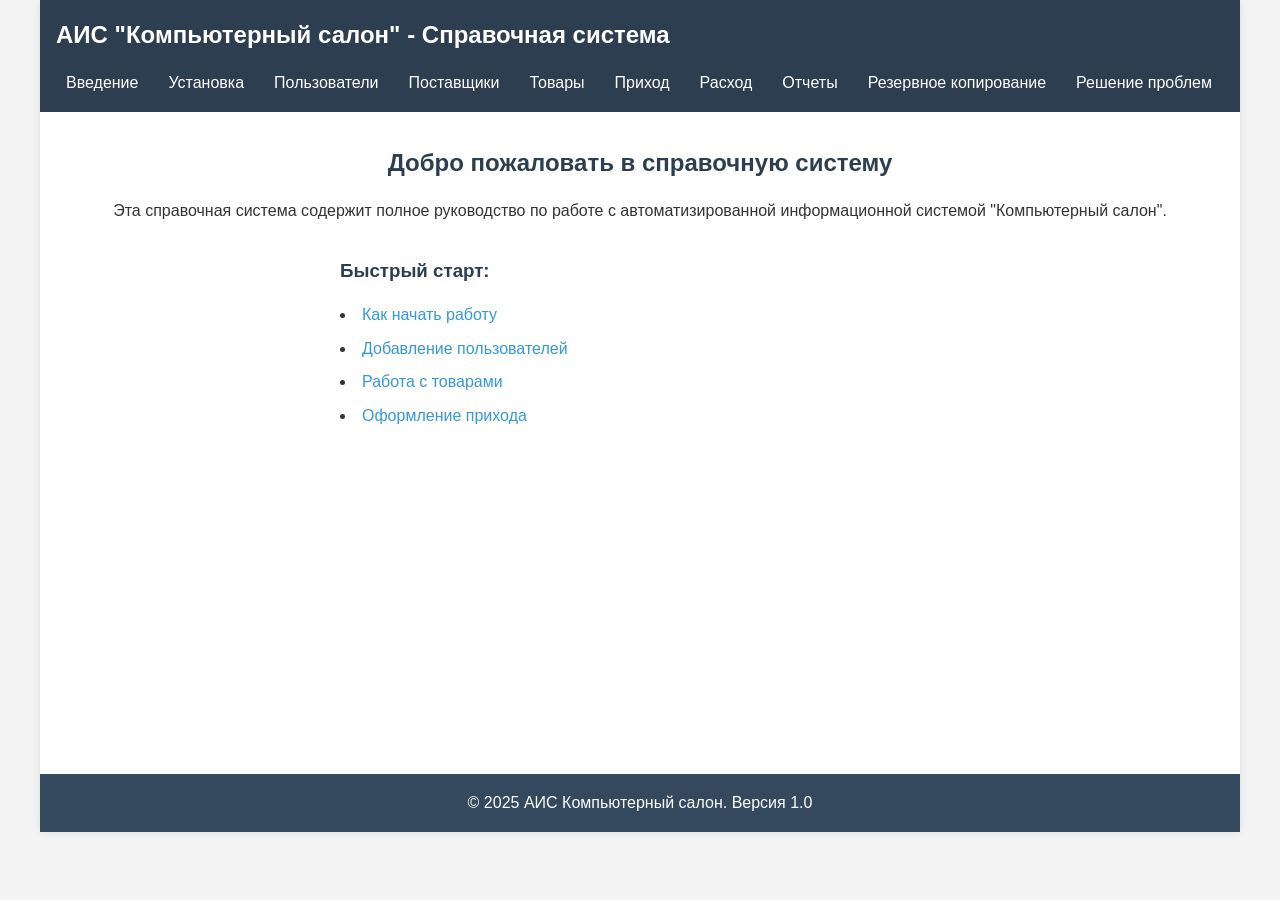
<file: index.html>
<!DOCTYPE html>
<html lang="ru">
<head>
    <meta charset="UTF-8">
    <meta name="viewport" content="width=device-width, initial-scale=1.0">
    <title>Справочная система - АИС Компьютерный салон</title>
    <link rel="stylesheet" href="css/style.css">
</head>
<body>
    <div class="container">
        <header>
            <h1>АИС "Компьютерный салон" - Справочная система</h1>
            <nav>
                <ul>
                    <li><a href="pages/introduction.html">Введение</a></li>
                    <li><a href="pages/installation.html">Установка</a></li>
                    <li><a href="pages/users.html">Пользователи</a></li>
                    <li><a href="pages/suppliers.html">Поставщики</a></li>
                    <li><a href="pages/products.html">Товары</a></li>
                    <li><a href="pages/income.html">Приход</a></li>
                    <li><a href="pages/outcome.html">Расход</a></li>
                    <li><a href="pages/reports.html">Отчеты</a></li>
                    <li><a href="pages/backup.html">Резервное копирование</a></li>
                    <li><a href="pages/troubleshooting.html">Решение проблем</a></li>
                </ul>
            </nav>
        </header>
        
        <main>
            <section class="welcome">
                <h2>Добро пожаловать в справочную систему</h2>
                <p>Эта справочная система содержит полное руководство по работе с автоматизированной информационной системой "Компьютерный салон".</p>
                
                <div class="quick-links">
                    <h3>Быстрый старт:</h3>
                    <ul>
                        <li><a href="pages/installation.html">Как начать работу</a></li>
                        <li><a href="pages/users.html">Добавление пользователей</a></li>
                        <li><a href="pages/products.html">Работа с товарами</a></li>
                        <li><a href="pages/income.html">Оформление прихода</a></li>
                    </ul>
                </div>
            </section>
        </main>
        
        <footer>
            <p>&copy; 2025 АИС Компьютерный салон. Версия 1.0</p>
        </footer>
    </div>
    
    <script src="js/script.js"></script>
</body>
</html>
</file>
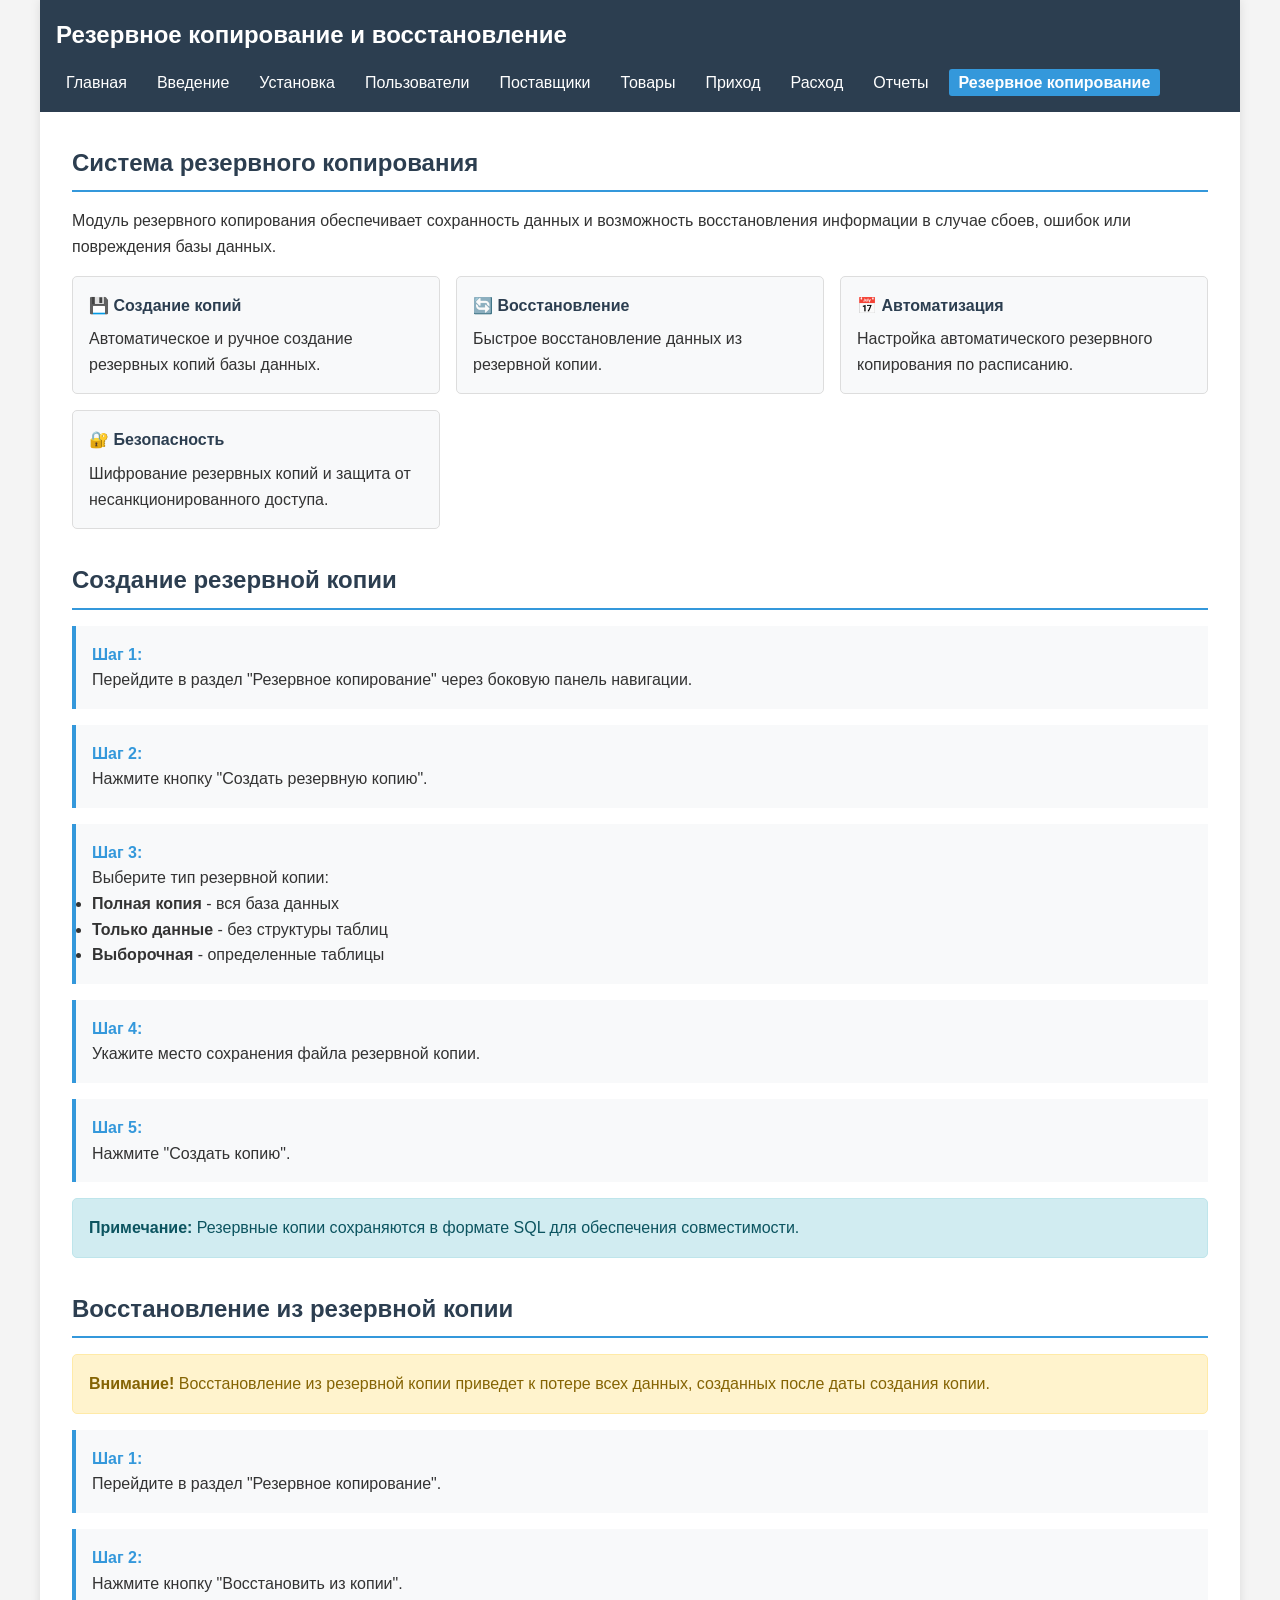
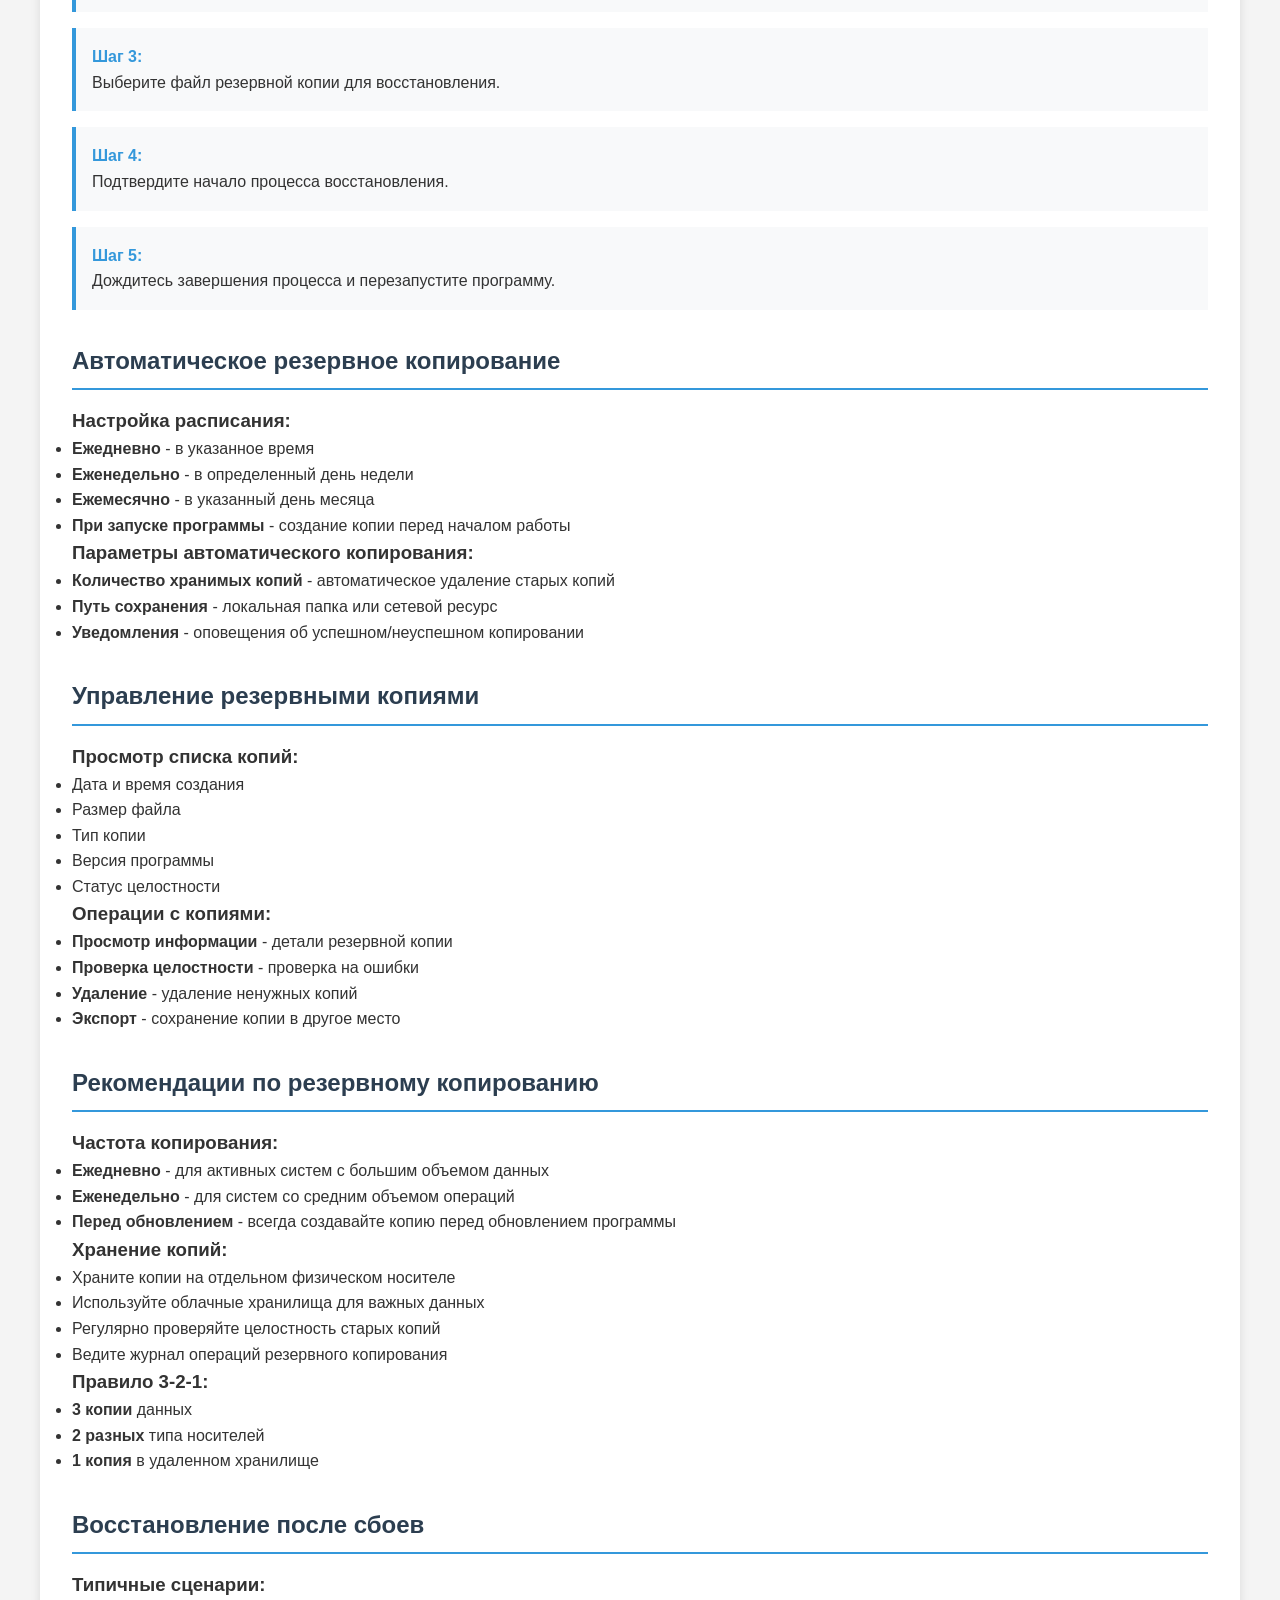
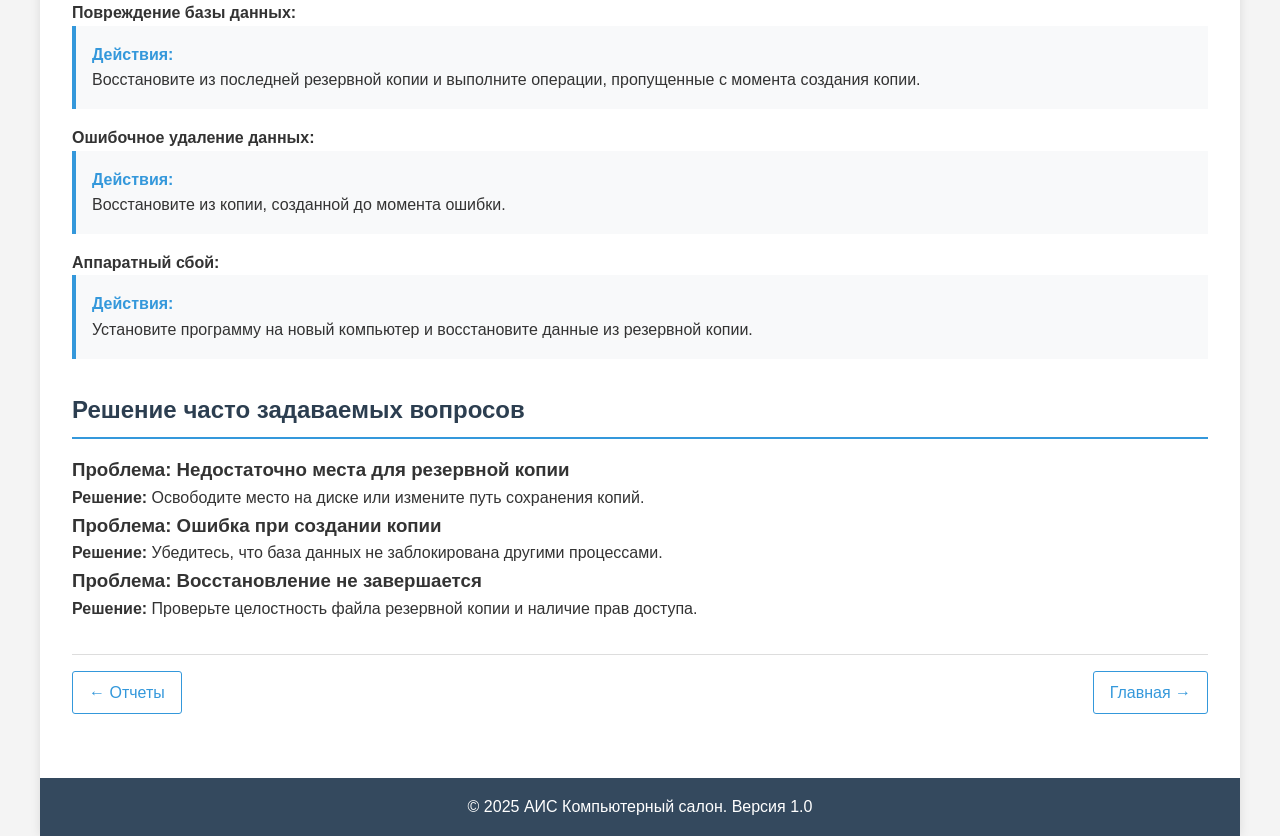
<file: pages/backup.html>
<!DOCTYPE html>
<html lang="ru">
<head>
    <meta charset="UTF-8">
    <meta name="viewport" content="width=device-width, initial-scale=1.0">
    <title>Резервное копирование - Справочная система</title>
    <link rel="stylesheet" href="../css/style.css">
</head>
<body>
    <div class="container">
        <header>
            <h1>Резервное копирование и восстановление</h1>
            <nav>
                <ul>
                    <li><a href="../index.html">Главная</a></li>
                    <li><a href="introduction.html">Введение</a></li>
                    <li><a href="installation.html">Установка</a></li>
                    <li><a href="users.html">Пользователи</a></li>
                    <li><a href="suppliers.html">Поставщики</a></li>
                    <li><a href="products.html">Товары</a></li>
                    <li><a href="income.html">Приход</a></li>
                    <li><a href="outcome.html">Расход</a></li>
                    <li><a href="reports.html">Отчеты</a></li>
                    <li><a href="backup.html" class="active">Резервное копирование</a></li>
                </ul>
            </nav>
        </header>
        
        <main>
            <section class="content-section">
                <h2>Система резервного копирования</h2>
                <p>Модуль резервного копирования обеспечивает сохранность данных и возможность восстановления информации в случае сбоев, ошибок или повреждения базы данных.</p>
                
                <div class="feature-grid">
                    <div class="feature-card">
                        <h4>💾 Создание копий</h4>
                        <p>Автоматическое и ручное создание резервных копий базы данных.</p>
                    </div>
                    
                    <div class="feature-card">
                        <h4>🔄 Восстановление</h4>
                        <p>Быстрое восстановление данных из резервной копии.</p>
                    </div>
                    
                    <div class="feature-card">
                        <h4>📅 Автоматизация</h4>
                        <p>Настройка автоматического резервного копирования по расписанию.</p>
                    </div>
                    
                    <div class="feature-card">
                        <h4>🔐 Безопасность</h4>
                        <p>Шифрование резервных копий и защита от несанкционированного доступа.</p>
                    </div>
                </div>
            </section>
            
            <section class="content-section">
                <h2>Создание резервной копии</h2>
                
                <div class="step">
                    <span class="step-number">Шаг 1:</span>
                    <p>Перейдите в раздел "Резервное копирование" через боковую панель навигации.</p>
                </div>
                
                <div class="step">
                    <span class="step-number">Шаг 2:</span>
                    <p>Нажмите кнопку "Создать резервную копию".</p>
                </div>
                
                <div class="step">
                    <span class="step-number">Шаг 3:</span>
                    <p>Выберите тип резервной копии:</p>
                    <ul>
                        <li><strong>Полная копия</strong> - вся база данных</li>
                        <li><strong>Только данные</strong> - без структуры таблиц</li>
                        <li><strong>Выборочная</strong> - определенные таблицы</li>
                    </ul>
                </div>
                
                <div class="step">
                    <span class="step-number">Шаг 4:</span>
                    <p>Укажите место сохранения файла резервной копии.</p>
                </div>
                
                <div class="step">
                    <span class="step-number">Шаг 5:</span>
                    <p>Нажмите "Создать копию".</p>
                </div>
                
                <div class="note">
                    <strong>Примечание:</strong> Резервные копии сохраняются в формате SQL для обеспечения совместимости.
                </div>
            </section>
            
            <section class="content-section">
                <h2>Восстановление из резервной копии</h2>
                
                <div class="warning">
                    <strong>Внимание!</strong> Восстановление из резервной копии приведет к потере всех данных, созданных после даты создания копии.
                </div>
                
                <div class="step">
                    <span class="step-number">Шаг 1:</span>
                    <p>Перейдите в раздел "Резервное копирование".</p>
                </div>
                
                <div class="step">
                    <span class="step-number">Шаг 2:</span>
                    <p>Нажмите кнопку "Восстановить из копии".</p>
                </div>
                
                <div class="step">
                    <span class="step-number">Шаг 3:</span>
                    <p>Выберите файл резервной копии для восстановления.</p>
                </div>
                
                <div class="step">
                    <span class="step-number">Шаг 4:</span>
                    <p>Подтвердите начало процесса восстановления.</p>
                </div>
                
                <div class="step">
                    <span class="step-number">Шаг 5:</span>
                    <p>Дождитесь завершения процесса и перезапустите программу.</p>
                </div>
            </section>
            
            <section class="content-section">
                <h2>Автоматическое резервное копирование</h2>
                
                <h3>Настройка расписания:</h3>
                <ul>
                    <li><strong>Ежедневно</strong> - в указанное время</li>
                    <li><strong>Еженедельно</strong> - в определенный день недели</li>
                    <li><strong>Ежемесячно</strong> - в указанный день месяца</li>
                    <li><strong>При запуске программы</strong> - создание копии перед началом работы</li>
                </ul>
                
                <h3>Параметры автоматического копирования:</h3>
                <ul>
                    <li><strong>Количество хранимых копий</strong> - автоматическое удаление старых копий</li>
                    <li><strong>Путь сохранения</strong> - локальная папка или сетевой ресурс</li>
                    <li><strong>Уведомления</strong> - оповещения об успешном/неуспешном копировании</li>
                </ul>
            </section>
            
            <section class="content-section">
                <h2>Управление резервными копиями</h2>
                
                <h3>Просмотр списка копий:</h3>
                <ul>
                    <li>Дата и время создания</li>
                    <li>Размер файла</li>
                    <li>Тип копии</li>
                    <li>Версия программы</li>
                    <li>Статус целостности</li>
                </ul>
                
                <h3>Операции с копиями:</h3>
                <ul>
                    <li><strong>Просмотр информации</strong> - детали резервной копии</li>
                    <li><strong>Проверка целостности</strong> - проверка на ошибки</li>
                    <li><strong>Удаление</strong> - удаление ненужных копий</li>
                    <li><strong>Экспорт</strong> - сохранение копии в другое место</li>
                </ul>
            </section>
            
            <section class="content-section">
                <h2>Рекомендации по резервному копированию</h2>
                
                <h3>Частота копирования:</h3>
                <ul>
                    <li><strong>Ежедневно</strong> - для активных систем с большим объемом данных</li>
                    <li><strong>Еженедельно</strong> - для систем со средним объемом операций</li>
                    <li><strong>Перед обновлением</strong> - всегда создавайте копию перед обновлением программы</li>
                </ul>
                
                <h3>Хранение копий:</h3>
                <ul>
                    <li>Храните копии на отдельном физическом носителе</li>
                    <li>Используйте облачные хранилища для важных данных</li>
                    <li>Регулярно проверяйте целостность старых копий</li>
                    <li>Ведите журнал операций резервного копирования</li>
                </ul>
                
                <h3>Правило 3-2-1:</h3>
                <ul>
                    <li><strong>3 копии</strong> данных</li>
                    <li><strong>2 разных</strong> типа носителей</li>
                    <li><strong>1 копия</strong> в удаленном хранилище</li>
                </ul>
            </section>
            
            <section class="content-section">
                <h2>Восстановление после сбоев</h2>
                
                <h3>Типичные сценарии:</h3>
                
                <h4>Повреждение базы данных:</h4>
                <div class="step">
                    <span class="step-number">Действия:</span>
                    <p>Восстановите из последней резервной копии и выполните операции, пропущенные с момента создания копии.</p>
                </div>
                
                <h4>Ошибочное удаление данных:</h4>
                <div class="step">
                    <span class="step-number">Действия:</span>
                    <p>Восстановите из копии, созданной до момента ошибки.</p>
                </div>
                
                <h4>Аппаратный сбой:</h4>
                <div class="step">
                    <span class="step-number">Действия:</span>
                    <p>Установите программу на новый компьютер и восстановите данные из резервной копии.</p>
                </div>
            </section>
            
            <section class="content-section">
                <h2>Решение часто задаваемых вопросов</h2>
                
                <h3>Проблема: Недостаточно места для резервной копии</h3>
                <p><strong>Решение:</strong> Освободите место на диске или измените путь сохранения копий.</p>
                
                <h3>Проблема: Ошибка при создании копии</h3>
                <p><strong>Решение:</strong> Убедитесь, что база данных не заблокирована другими процессами.</p>
                
                <h3>Проблема: Восстановление не завершается</h3>
                <p><strong>Решение:</strong> Проверьте целостность файла резервной копии и наличие прав доступа.</p>
            </section>
            
            <div class="page-nav">
                <a href="reports.html">&larr; Отчеты</a>
                <a href="../index.html">Главная &rarr;</a>
            </div>
        </main>
        
        <footer>
            <p>&copy; 2025 АИС Компьютерный салон. Версия 1.0</p>
        </footer>
    </div>
    
    <script src="../js/script.js"></script>
</body>
</html>
</file>
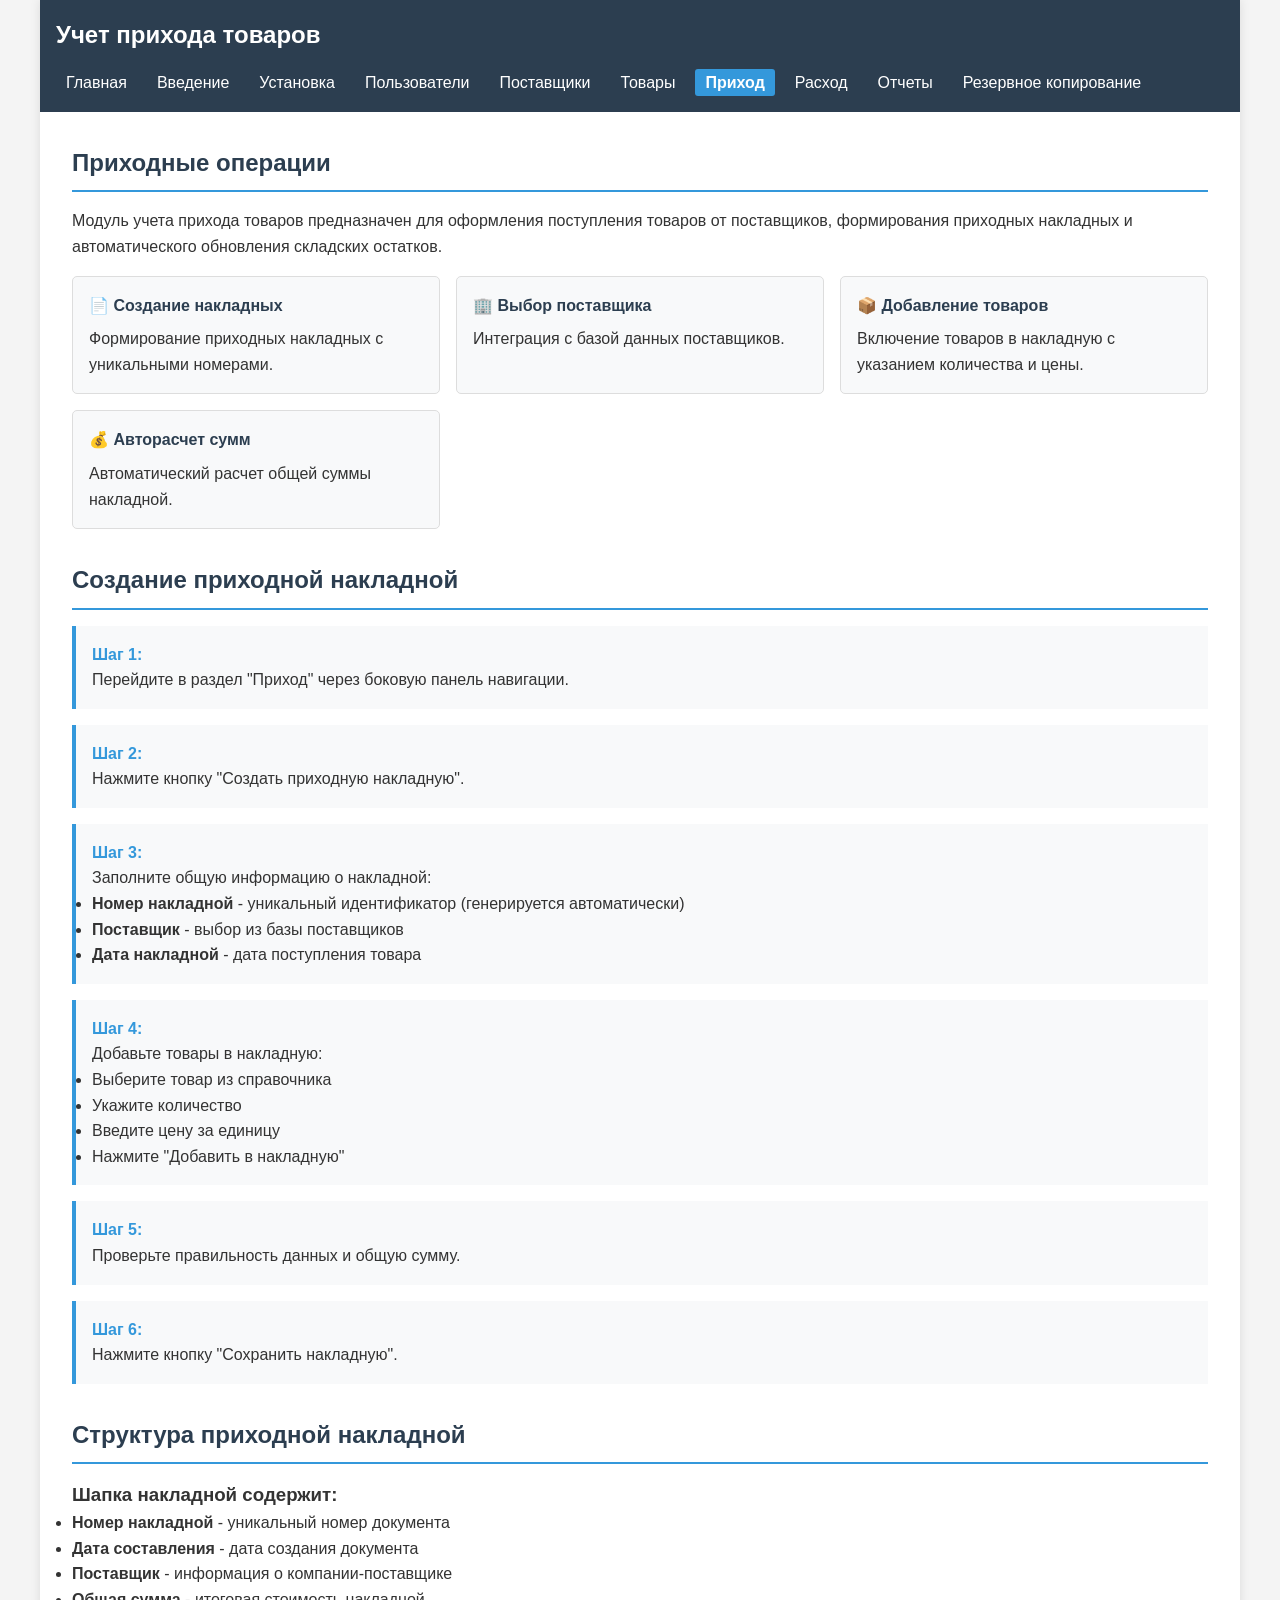
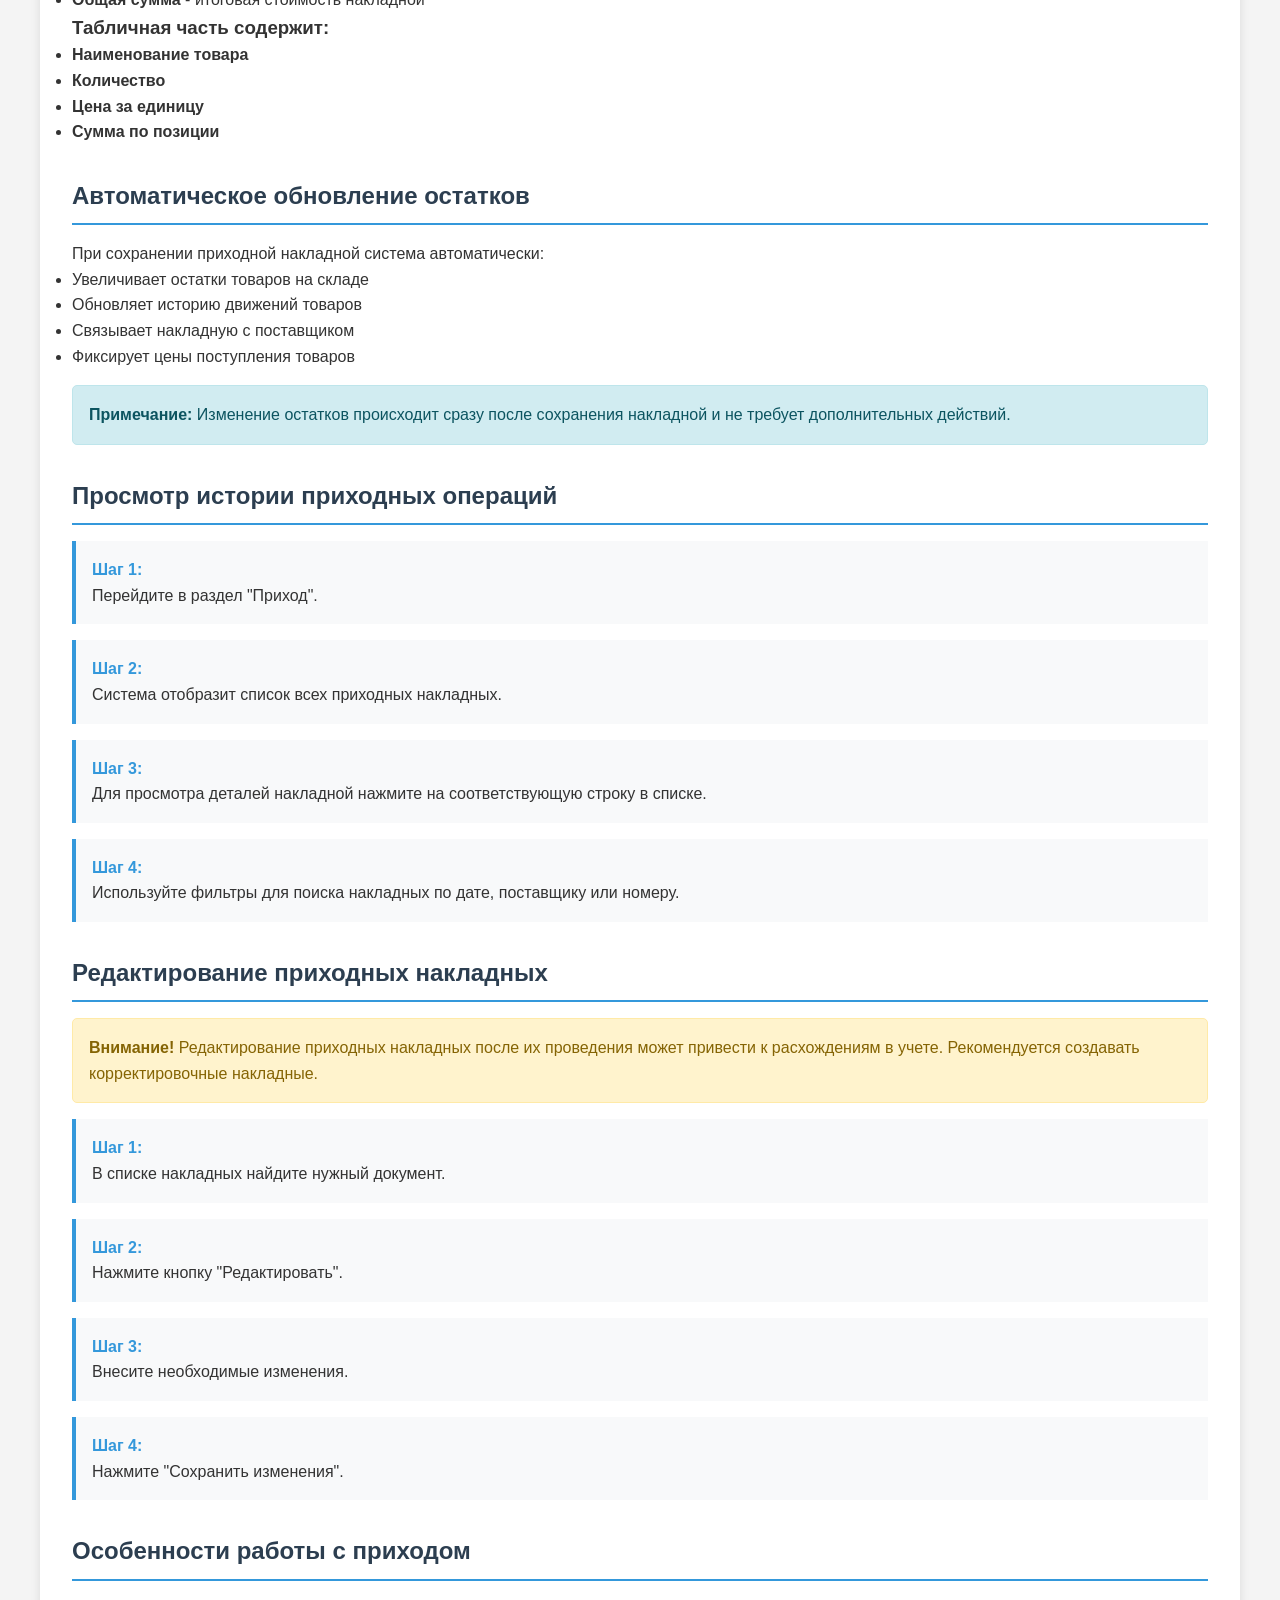
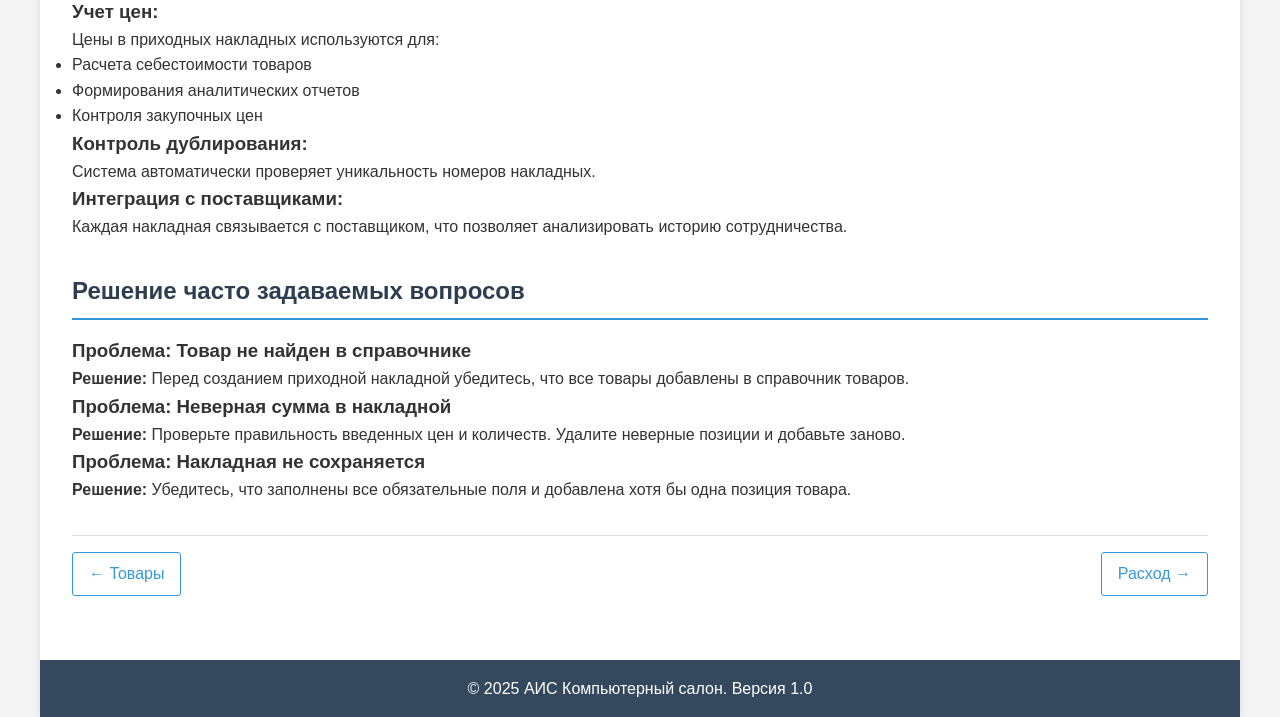
<file: pages/income.html>
<!DOCTYPE html>
<html lang="ru">
<head>
    <meta charset="UTF-8">
    <meta name="viewport" content="width=device-width, initial-scale=1.0">
    <title>Приход товаров - Справочная система</title>
    <link rel="stylesheet" href="../css/style.css">
</head>
<body>
    <div class="container">
        <header>
            <h1>Учет прихода товаров</h1>
            <nav>
                <ul>
                    <li><a href="../index.html">Главная</a></li>
                    <li><a href="introduction.html">Введение</a></li>
                    <li><a href="installation.html">Установка</a></li>
                    <li><a href="users.html">Пользователи</a></li>
                    <li><a href="suppliers.html">Поставщики</a></li>
                    <li><a href="products.html">Товары</a></li>
                    <li><a href="income.html" class="active">Приход</a></li>
                    <li><a href="outcome.html">Расход</a></li>
                    <li><a href="reports.html">Отчеты</a></li>
                    <li><a href="backup.html">Резервное копирование</a></li>
                </ul>
            </nav>
        </header>
        
        <main>
            <section class="content-section">
                <h2>Приходные операции</h2>
                <p>Модуль учета прихода товаров предназначен для оформления поступления товаров от поставщиков, формирования приходных накладных и автоматического обновления складских остатков.</p>
                
                <div class="feature-grid">
                    <div class="feature-card">
                        <h4>📄 Создание накладных</h4>
                        <p>Формирование приходных накладных с уникальными номерами.</p>
                    </div>
                    
                    <div class="feature-card">
                        <h4>🏢 Выбор поставщика</h4>
                        <p>Интеграция с базой данных поставщиков.</p>
                    </div>
                    
                    <div class="feature-card">
                        <h4>📦 Добавление товаров</h4>
                        <p>Включение товаров в накладную с указанием количества и цены.</p>
                    </div>
                    
                    <div class="feature-card">
                        <h4>💰 Авторасчет сумм</h4>
                        <p>Автоматический расчет общей суммы накладной.</p>
                    </div>
                </div>
            </section>
            
            <section class="content-section">
                <h2>Создание приходной накладной</h2>
                
                <div class="step">
                    <span class="step-number">Шаг 1:</span>
                    <p>Перейдите в раздел "Приход" через боковую панель навигации.</p>
                </div>
                
                <div class="step">
                    <span class="step-number">Шаг 2:</span>
                    <p>Нажмите кнопку "Создать приходную накладную".</p>
                </div>
                
                <div class="step">
                    <span class="step-number">Шаг 3:</span>
                    <p>Заполните общую информацию о накладной:</p>
                    <ul>
                        <li><strong>Номер накладной</strong> - уникальный идентификатор (генерируется автоматически)</li>
                        <li><strong>Поставщик</strong> - выбор из базы поставщиков</li>
                        <li><strong>Дата накладной</strong> - дата поступления товара</li>
                    </ul>
                </div>
                
                <div class="step">
                    <span class="step-number">Шаг 4:</span>
                    <p>Добавьте товары в накладную:</p>
                    <ul>
                        <li>Выберите товар из справочника</li>
                        <li>Укажите количество</li>
                        <li>Введите цену за единицу</li>
                        <li>Нажмите "Добавить в накладную"</li>
                    </ul>
                </div>
                
                <div class="step">
                    <span class="step-number">Шаг 5:</span>
                    <p>Проверьте правильность данных и общую сумму.</p>
                </div>
                
                <div class="step">
                    <span class="step-number">Шаг 6:</span>
                    <p>Нажмите кнопку "Сохранить накладную".</p>
                </div>
            </section>
            
            <section class="content-section">
                <h2>Структура приходной накладной</h2>
                
                <h3>Шапка накладной содержит:</h3>
                <ul>
                    <li><strong>Номер накладной</strong> - уникальный номер документа</li>
                    <li><strong>Дата составления</strong> - дата создания документа</li>
                    <li><strong>Поставщик</strong> - информация о компании-поставщике</li>
                    <li><strong>Общая сумма</strong> - итоговая стоимость накладной</li>
                </ul>
                
                <h3>Табличная часть содержит:</h3>
                <ul>
                    <li><strong>Наименование товара</strong></li>
                    <li><strong>Количество</strong></li>
                    <li><strong>Цена за единицу</strong></li>
                    <li><strong>Сумма по позиции</strong></li>
                </ul>
            </section>
            
            <section class="content-section">
                <h2>Автоматическое обновление остатков</h2>
                <p>При сохранении приходной накладной система автоматически:</p>
                
                <ul>
                    <li>Увеличивает остатки товаров на складе</li>
                    <li>Обновляет историю движений товаров</li>
                    <li>Связывает накладную с поставщиком</li>
                    <li>Фиксирует цены поступления товаров</li>
                </ul>
                
                <div class="note">
                    <strong>Примечание:</strong> Изменение остатков происходит сразу после сохранения накладной и не требует дополнительных действий.
                </div>
            </section>
            
            <section class="content-section">
                <h2>Просмотр истории приходных операций</h2>
                
                <div class="step">
                    <span class="step-number">Шаг 1:</span>
                    <p>Перейдите в раздел "Приход".</p>
                </div>
                
                <div class="step">
                    <span class="step-number">Шаг 2:</span>
                    <p>Система отобразит список всех приходных накладных.</p>
                </div>
                
                <div class="step">
                    <span class="step-number">Шаг 3:</span>
                    <p>Для просмотра деталей накладной нажмите на соответствующую строку в списке.</p>
                </div>
                
                <div class="step">
                    <span class="step-number">Шаг 4:</span>
                    <p>Используйте фильтры для поиска накладных по дате, поставщику или номеру.</p>
                </div>
            </section>
            
            <section class="content-section">
                <h2>Редактирование приходных накладных</h2>
                
                <div class="warning">
                    <strong>Внимание!</strong> Редактирование приходных накладных после их проведения может привести к расхождениям в учете. Рекомендуется создавать корректировочные накладные.
                </div>
                
                <div class="step">
                    <span class="step-number">Шаг 1:</span>
                    <p>В списке накладных найдите нужный документ.</p>
                </div>
                
                <div class="step">
                    <span class="step-number">Шаг 2:</span>
                    <p>Нажмите кнопку "Редактировать".</p>
                </div>
                
                <div class="step">
                    <span class="step-number">Шаг 3:</span>
                    <p>Внесите необходимые изменения.</p>
                </div>
                
                <div class="step">
                    <span class="step-number">Шаг 4:</span>
                    <p>Нажмите "Сохранить изменения".</p>
                </div>
            </section>
            
            <section class="content-section">
                <h2>Особенности работы с приходом</h2>
                
                <h3>Учет цен:</h3>
                <p>Цены в приходных накладных используются для:</p>
                <ul>
                    <li>Расчета себестоимости товаров</li>
                    <li>Формирования аналитических отчетов</li>
                    <li>Контроля закупочных цен</li>
                </ul>
                
                <h3>Контроль дублирования:</h3>
                <p>Система автоматически проверяет уникальность номеров накладных.</p>
                
                <h3>Интеграция с поставщиками:</h3>
                <p>Каждая накладная связывается с поставщиком, что позволяет анализировать историю сотрудничества.</p>
            </section>
            
            <section class="content-section">
                <h2>Решение часто задаваемых вопросов</h2>
                
                <h3>Проблема: Товар не найден в справочнике</h3>
                <p><strong>Решение:</strong> Перед созданием приходной накладной убедитесь, что все товары добавлены в справочник товаров.</p>
                
                <h3>Проблема: Неверная сумма в накладной</h3>
                <p><strong>Решение:</strong> Проверьте правильность введенных цен и количеств. Удалите неверные позиции и добавьте заново.</p>
                
                <h3>Проблема: Накладная не сохраняется</h3>
                <p><strong>Решение:</strong> Убедитесь, что заполнены все обязательные поля и добавлена хотя бы одна позиция товара.</p>
            </section>
            
            <div class="page-nav">
                <a href="products.html">&larr; Товары</a>
                <a href="outcome.html">Расход &rarr;</a>
            </div>
        </main>
        
        <footer>
            <p>&copy; 2025 АИС Компьютерный салон. Версия 1.0</p>
        </footer>
    </div>
    
    <script src="../js/script.js"></script>
</body>
</html>
</file>
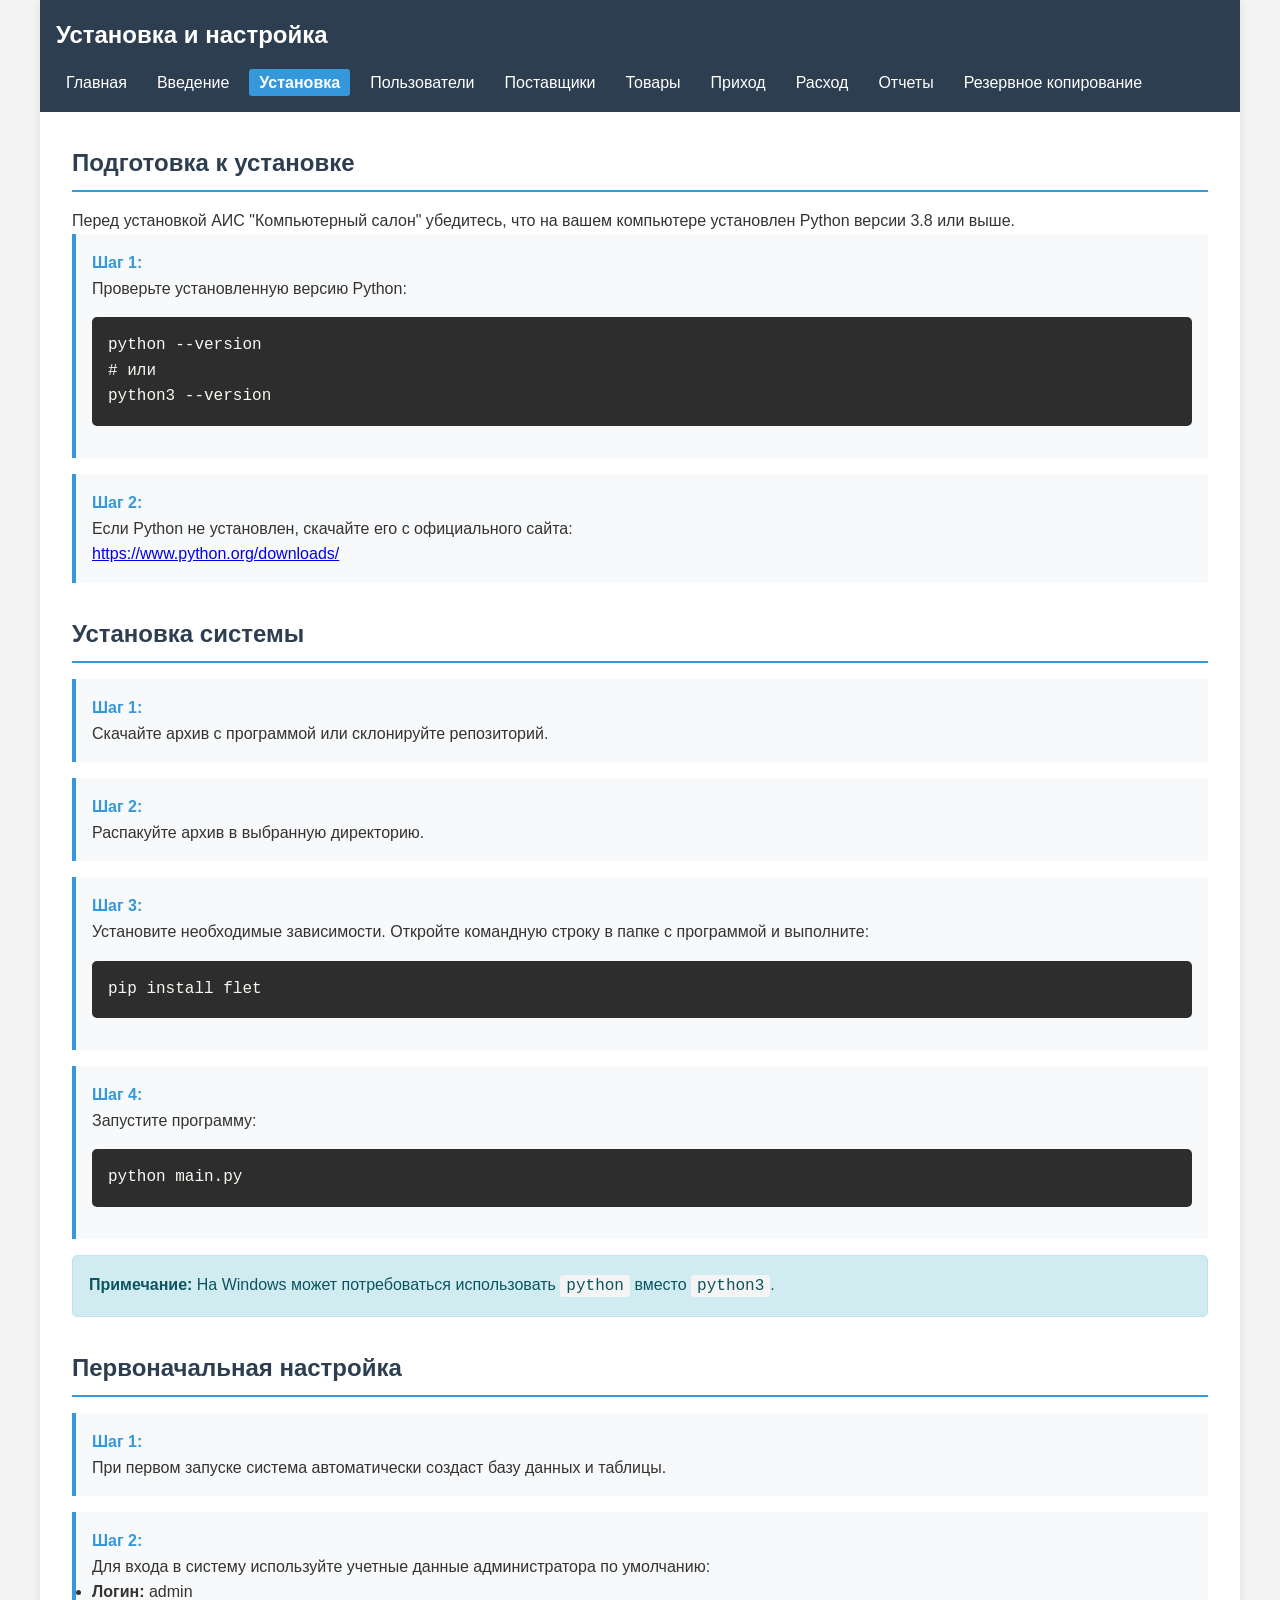
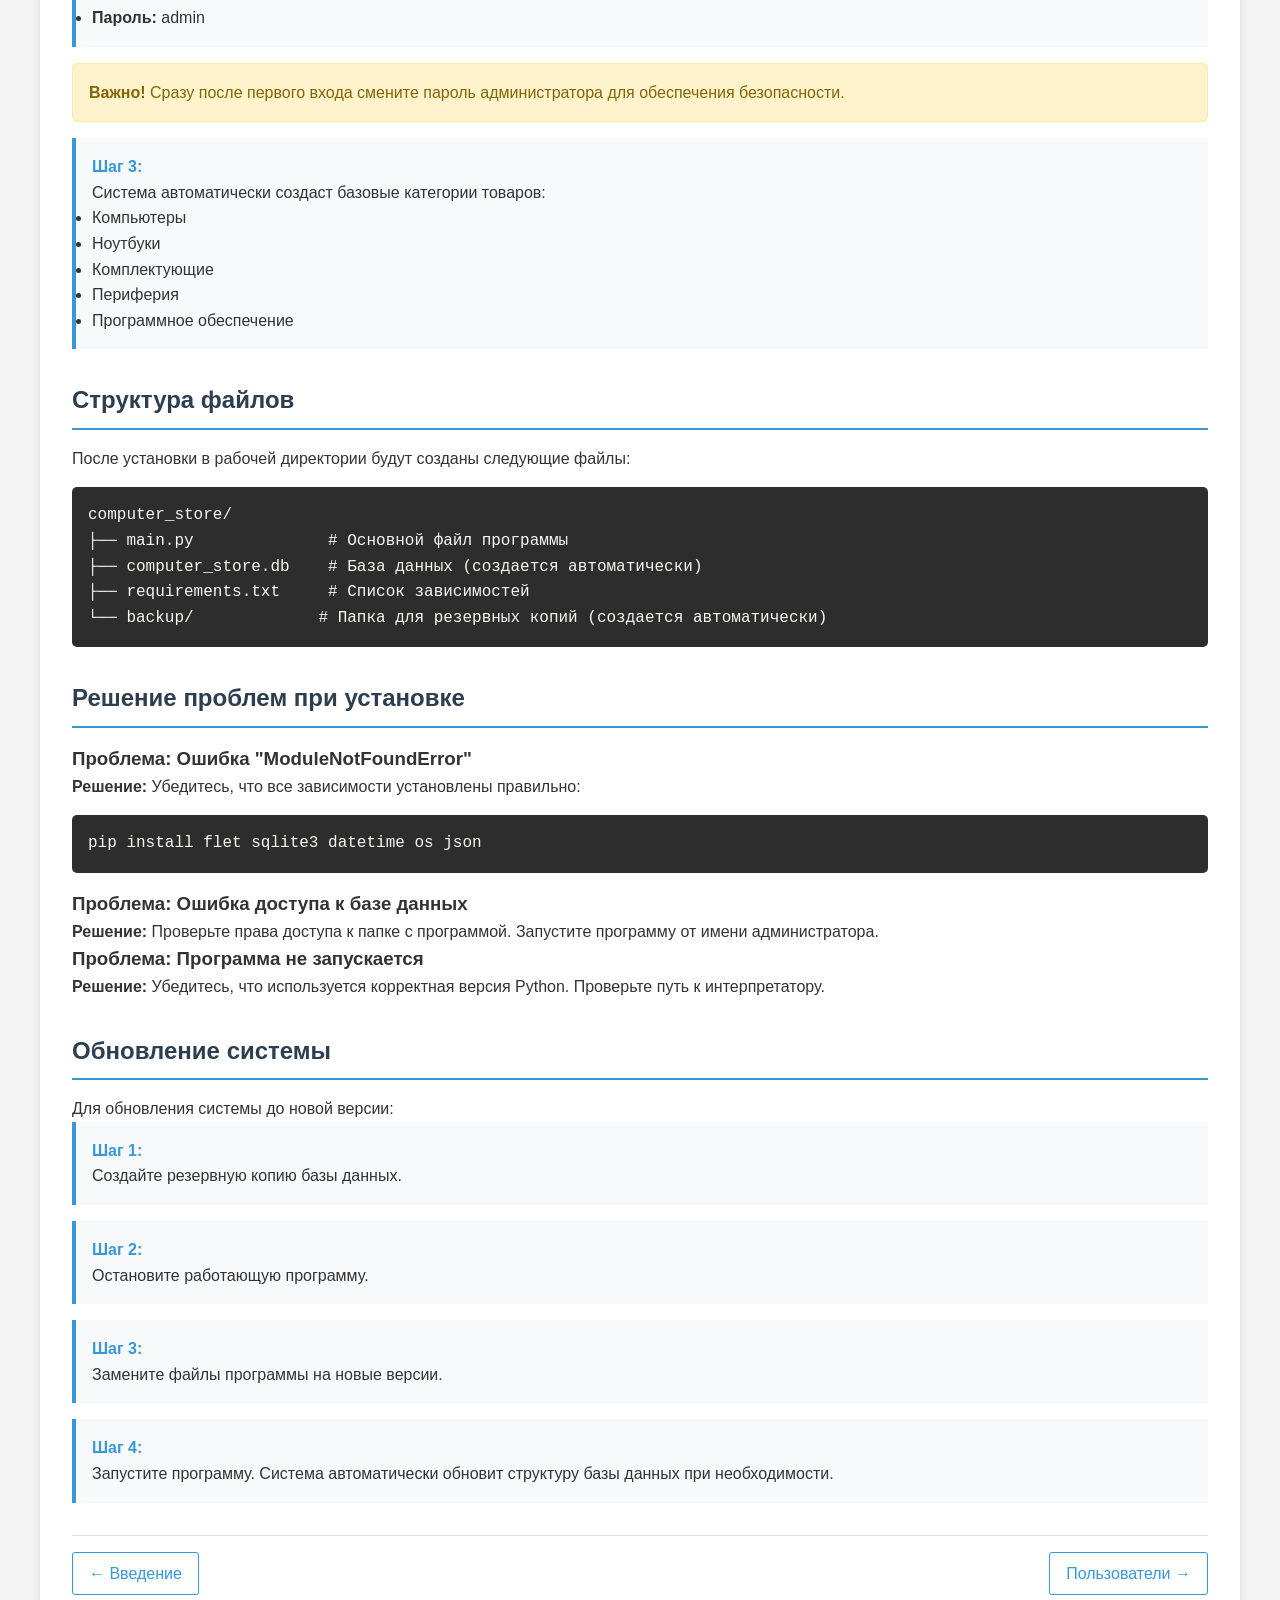
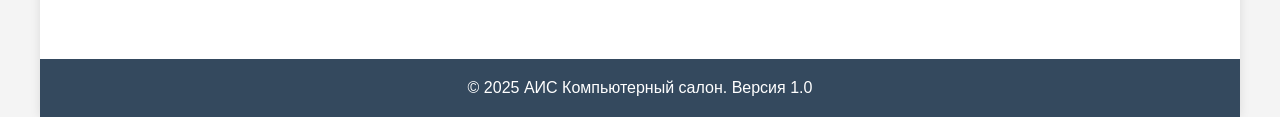
<file: pages/installation.html>
<!DOCTYPE html>
<html lang="ru">
<head>
    <meta charset="UTF-8">
    <meta name="viewport" content="width=device-width, initial-scale=1.0">
    <title>Установка - Справочная система</title>
    <link rel="stylesheet" href="../css/style.css">
</head>
<body>
    <div class="container">
        <header>
            <h1>Установка и настройка</h1>
            <nav>
                <ul>
                    <li><a href="../index.html">Главная</a></li>
                    <li><a href="introduction.html">Введение</a></li>
                    <li><a href="installation.html" class="active">Установка</a></li>
                    <li><a href="users.html">Пользователи</a></li>
                    <li><a href="suppliers.html">Поставщики</a></li>
                    <li><a href="products.html">Товары</a></li>
                    <li><a href="income.html">Приход</a></li>
                    <li><a href="outcome.html">Расход</a></li>
                    <li><a href="reports.html">Отчеты</a></li>
                    <li><a href="backup.html">Резервное копирование</a></li>
                </ul>
            </nav>
        </header>
        
        <main>
            <section class="content-section">
                <h2>Подготовка к установке</h2>
                <p>Перед установкой АИС "Компьютерный салон" убедитесь, что на вашем компьютере установлен Python версии 3.8 или выше.</p>
                
                <div class="step">
                    <span class="step-number">Шаг 1:</span>
                    <p>Проверьте установленную версию Python:</p>
                    <pre><code>python --version
# или
python3 --version</code></pre>
                </div>
                
                <div class="step">
                    <span class="step-number">Шаг 2:</span>
                    <p>Если Python не установлен, скачайте его с официального сайта:</p>
                    <p><a href="https://www.python.org/downloads/" target="_blank">https://www.python.org/downloads/</a></p>
                </div>
            </section>
            
            <section class="content-section">
                <h2>Установка системы</h2>
                
                <div class="step">
                    <span class="step-number">Шаг 1:</span>
                    <p>Скачайте архив с программой или склонируйте репозиторий.</p>
                </div>
                
                <div class="step">
                    <span class="step-number">Шаг 2:</span>
                    <p>Распакуйте архив в выбранную директорию.</p>
                </div>
                
                <div class="step">
                    <span class="step-number">Шаг 3:</span>
                    <p>Установите необходимые зависимости. Откройте командную строку в папке с программой и выполните:</p>
                    <pre><code>pip install flet</code></pre>
                </div>
                
                <div class="step">
                    <span class="step-number">Шаг 4:</span>
                    <p>Запустите программу:</p>
                    <pre><code>python main.py</code></pre>
                </div>
                
                <div class="note">
                    <strong>Примечание:</strong> На Windows может потребоваться использовать <code>python</code> вместо <code>python3</code>.
                </div>
            </section>
            
            <section class="content-section">
                <h2>Первоначальная настройка</h2>
                
                <div class="step">
                    <span class="step-number">Шаг 1:</span>
                    <p>При первом запуске система автоматически создаст базу данных и таблицы.</p>
                </div>
                
                <div class="step">
                    <span class="step-number">Шаг 2:</span>
                    <p>Для входа в систему используйте учетные данные администратора по умолчанию:</p>
                    <ul>
                        <li><strong>Логин:</strong> admin</li>
                        <li><strong>Пароль:</strong> admin</li>
                    </ul>
                </div>
                
                <div class="warning">
                    <strong>Важно!</strong> Сразу после первого входа смените пароль администратора для обеспечения безопасности.
                </div>
                
                <div class="step">
                    <span class="step-number">Шаг 3:</span>
                    <p>Система автоматически создаст базовые категории товаров:</p>
                    <ul>
                        <li>Компьютеры</li>
                        <li>Ноутбуки</li>
                        <li>Комплектующие</li>
                        <li>Периферия</li>
                        <li>Программное обеспечение</li>
                    </ul>
                </div>
            </section>
            
            <section class="content-section">
                <h2>Структура файлов</h2>
                <p>После установки в рабочей директории будут созданы следующие файлы:</p>
                
                <pre><code>computer_store/
├── main.py              # Основной файл программы
├── computer_store.db    # База данных (создается автоматически)
├── requirements.txt     # Список зависимостей
└── backup/             # Папка для резервных копий (создается автоматически)</code></pre>
            </section>
            
            <section class="content-section">
                <h2>Решение проблем при установке</h2>
                
                <h3>Проблема: Ошибка "ModuleNotFoundError"</h3>
                <p><strong>Решение:</strong> Убедитесь, что все зависимости установлены правильно:</p>
                <pre><code>pip install flet sqlite3 datetime os json</code></pre>
                
                <h3>Проблема: Ошибка доступа к базе данных</h3>
                <p><strong>Решение:</strong> Проверьте права доступа к папке с программой. Запустите программу от имени администратора.</p>
                
                <h3>Проблема: Программа не запускается</h3>
                <p><strong>Решение:</strong> Убедитесь, что используется корректная версия Python. Проверьте путь к интерпретатору.</p>
            </section>
            
            <section class="content-section">
                <h2>Обновление системы</h2>
                <p>Для обновления системы до новой версии:</p>
                
                <div class="step">
                    <span class="step-number">Шаг 1:</span>
                    <p>Создайте резервную копию базы данных.</p>
                </div>
                
                <div class="step">
                    <span class="step-number">Шаг 2:</span>
                    <p>Остановите работающую программу.</p>
                </div>
                
                <div class="step">
                    <span class="step-number">Шаг 3:</span>
                    <p>Замените файлы программы на новые версии.</p>
                </div>
                
                <div class="step">
                    <span class="step-number">Шаг 4:</span>
                    <p>Запустите программу. Система автоматически обновит структуру базы данных при необходимости.</p>
                </div>
            </section>
            
            <div class="page-nav">
                <a href="introduction.html">&larr; Введение</a>
                <a href="users.html">Пользователи &rarr;</a>
            </div>
        </main>
        
        <footer>
            <p>&copy; 2025 АИС Компьютерный салон. Версия 1.0</p>
        </footer>
    </div>
    
    <script src="../js/script.js"></script>
</body>
</html>
</file>
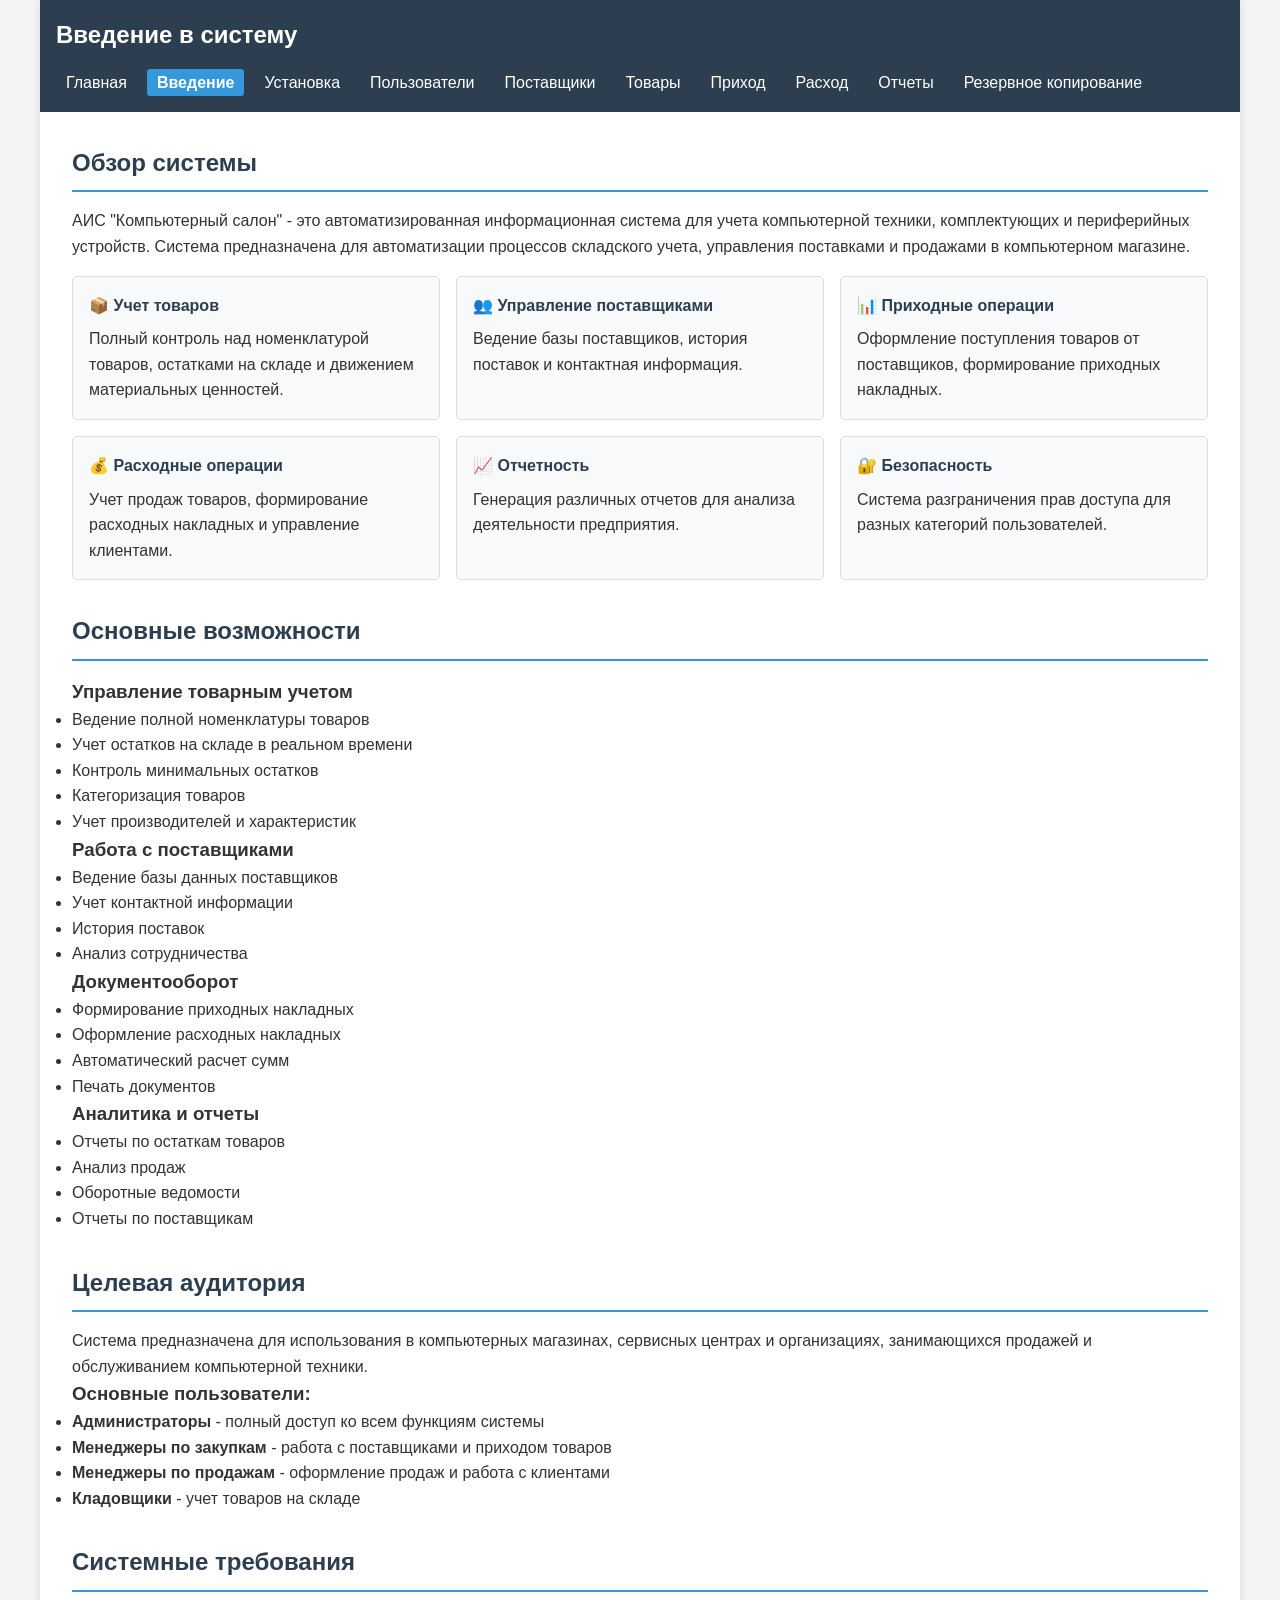
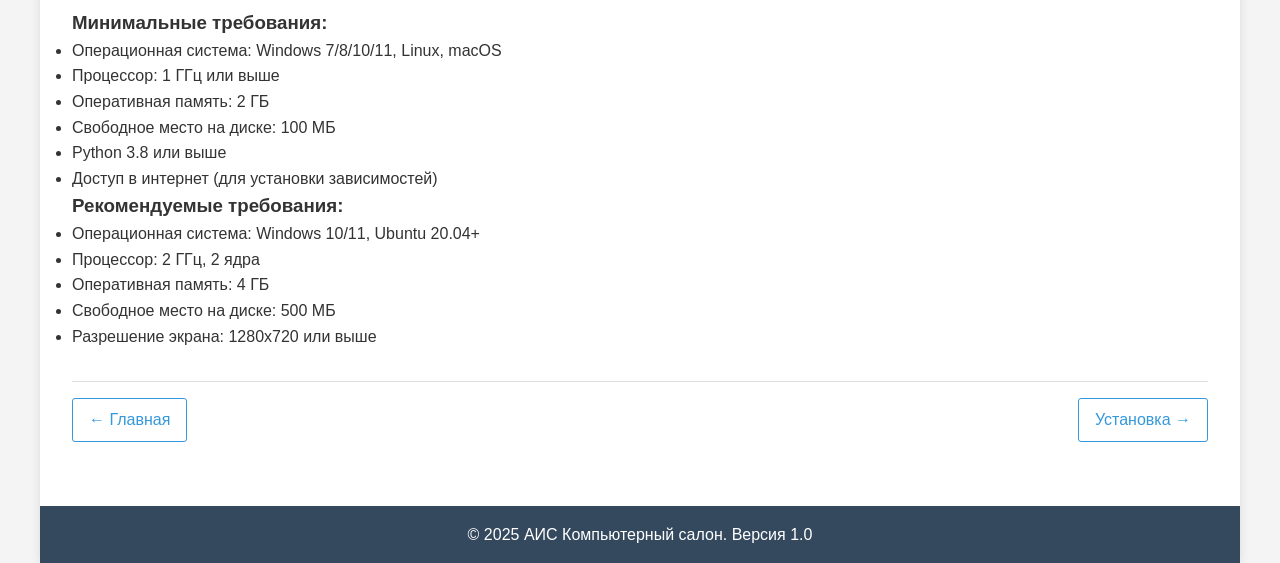
<file: pages/introduction.html>
<!DOCTYPE html>
<html lang="ru">
<head>
    <meta charset="UTF-8">
    <meta name="viewport" content="width=device-width, initial-scale=1.0">
    <title>Введение - Справочная система</title>
    <link rel="stylesheet" href="../css/style.css">
</head>
<body>
    <div class="container">
        <header>
            <h1>Введение в систему</h1>
            <nav>
                <ul>
                    <li><a href="../index.html">Главная</a></li>
                    <li><a href="introduction.html" class="active">Введение</a></li>
                    <li><a href="installation.html">Установка</a></li>
                    <li><a href="users.html">Пользователи</a></li>
                    <li><a href="suppliers.html">Поставщики</a></li>
                    <li><a href="products.html">Товары</a></li>
                    <li><a href="income.html">Приход</a></li>
                    <li><a href="outcome.html">Расход</a></li>
                    <li><a href="reports.html">Отчеты</a></li>
                    <li><a href="backup.html">Резервное копирование</a></li>
                </ul>
            </nav>
        </header>
        
        <main>
            <section class="content-section">
                <h2>Обзор системы</h2>
                <p>АИС "Компьютерный салон" - это автоматизированная информационная система для учета компьютерной техники, комплектующих и периферийных устройств. Система предназначена для автоматизации процессов складского учета, управления поставками и продажами в компьютерном магазине.</p>
                
                <div class="feature-grid">
                    <div class="feature-card">
                        <h4>📦 Учет товаров</h4>
                        <p>Полный контроль над номенклатурой товаров, остатками на складе и движением материальных ценностей.</p>
                    </div>
                    
                    <div class="feature-card">
                        <h4>👥 Управление поставщиками</h4>
                        <p>Ведение базы поставщиков, история поставок и контактная информация.</p>
                    </div>
                    
                    <div class="feature-card">
                        <h4>📊 Приходные операции</h4>
                        <p>Оформление поступления товаров от поставщиков, формирование приходных накладных.</p>
                    </div>
                    
                    <div class="feature-card">
                        <h4>💰 Расходные операции</h4>
                        <p>Учет продаж товаров, формирование расходных накладных и управление клиентами.</p>
                    </div>
                    
                    <div class="feature-card">
                        <h4>📈 Отчетность</h4>
                        <p>Генерация различных отчетов для анализа деятельности предприятия.</p>
                    </div>
                    
                    <div class="feature-card">
                        <h4>🔐 Безопасность</h4>
                        <p>Система разграничения прав доступа для разных категорий пользователей.</p>
                    </div>
                </div>
            </section>
            
            <section class="content-section">
                <h2>Основные возможности</h2>
                
                <h3>Управление товарным учетом</h3>
                <ul>
                    <li>Ведение полной номенклатуры товаров</li>
                    <li>Учет остатков на складе в реальном времени</li>
                    <li>Контроль минимальных остатков</li>
                    <li>Категоризация товаров</li>
                    <li>Учет производителей и характеристик</li>
                </ul>
                
                <h3>Работа с поставщиками</h3>
                <ul>
                    <li>Ведение базы данных поставщиков</li>
                    <li>Учет контактной информации</li>
                    <li>История поставок</li>
                    <li>Анализ сотрудничества</li>
                </ul>
                
                <h3>Документооборот</h3>
                <ul>
                    <li>Формирование приходных накладных</li>
                    <li>Оформление расходных накладных</li>
                    <li>Автоматический расчет сумм</li>
                    <li>Печать документов</li>
                </ul>
                
                <h3>Аналитика и отчеты</h3>
                <ul>
                    <li>Отчеты по остаткам товаров</li>
                    <li>Анализ продаж</li>
                    <li>Оборотные ведомости</li>
                    <li>Отчеты по поставщикам</li>
                </ul>
            </section>
            
            <section class="content-section">
                <h2>Целевая аудитория</h2>
                <p>Система предназначена для использования в компьютерных магазинах, сервисных центрах и организациях, занимающихся продажей и обслуживанием компьютерной техники.</p>
                
                <h3>Основные пользователи:</h3>
                <ul>
                    <li><strong>Администраторы</strong> - полный доступ ко всем функциям системы</li>
                    <li><strong>Менеджеры по закупкам</strong> - работа с поставщиками и приходом товаров</li>
                    <li><strong>Менеджеры по продажам</strong> - оформление продаж и работа с клиентами</li>
                    <li><strong>Кладовщики</strong> - учет товаров на складе</li>
                </ul>
            </section>
            
            <section class="content-section">
                <h2>Системные требования</h2>
                
                <h3>Минимальные требования:</h3>
                <ul>
                    <li>Операционная система: Windows 7/8/10/11, Linux, macOS</li>
                    <li>Процессор: 1 ГГц или выше</li>
                    <li>Оперативная память: 2 ГБ</li>
                    <li>Свободное место на диске: 100 МБ</li>
                    <li>Python 3.8 или выше</li>
                    <li>Доступ в интернет (для установки зависимостей)</li>
                </ul>
                
                <h3>Рекомендуемые требования:</h3>
                <ul>
                    <li>Операционная система: Windows 10/11, Ubuntu 20.04+</li>
                    <li>Процессор: 2 ГГц, 2 ядра</li>
                    <li>Оперативная память: 4 ГБ</li>
                    <li>Свободное место на диске: 500 МБ</li>
                    <li>Разрешение экрана: 1280x720 или выше</li>
                </ul>
            </section>
            
            <div class="page-nav">
                <a href="../index.html">&larr; Главная</a>
                <a href="installation.html">Установка &rarr;</a>
            </div>
        </main>
        
        <footer>
            <p>&copy; 2025 АИС Компьютерный салон. Версия 1.0</p>
        </footer>
    </div>
    
    <script src="../js/script.js"></script>
</body>
</html>
</file>
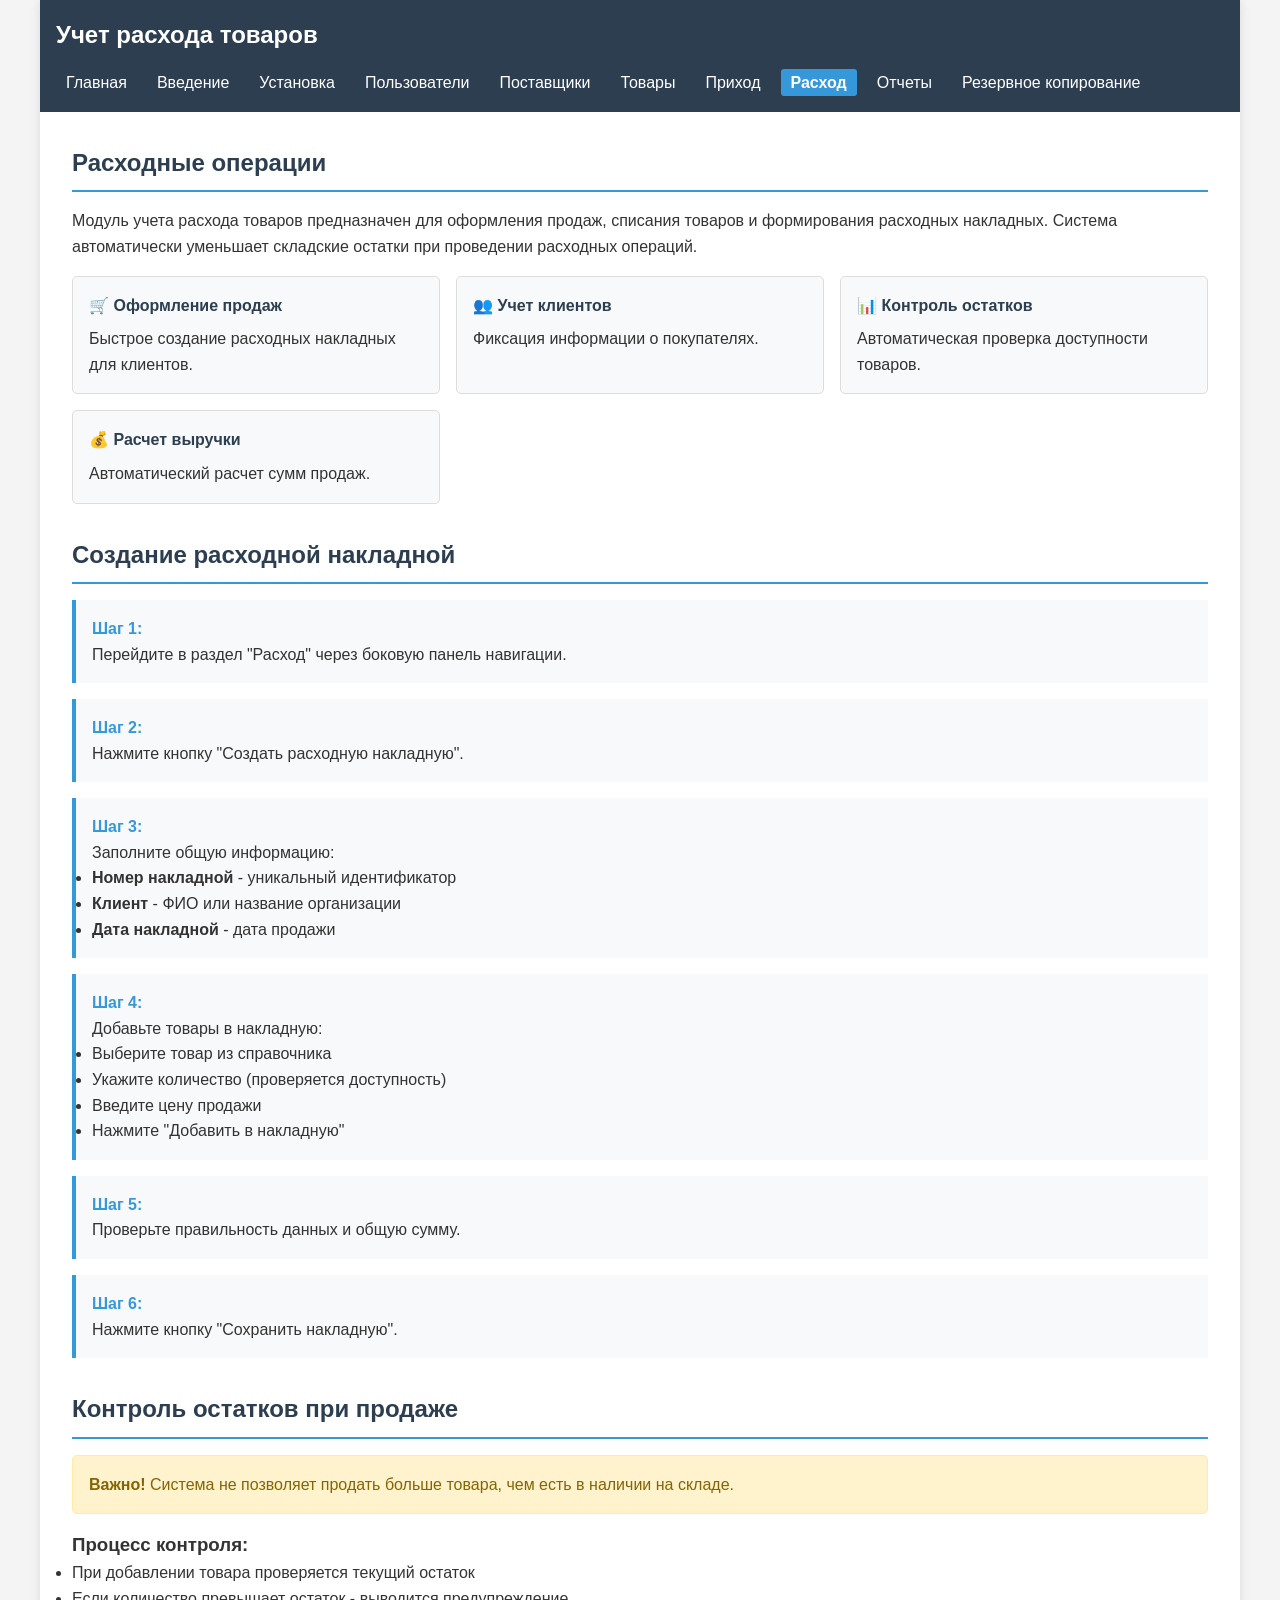
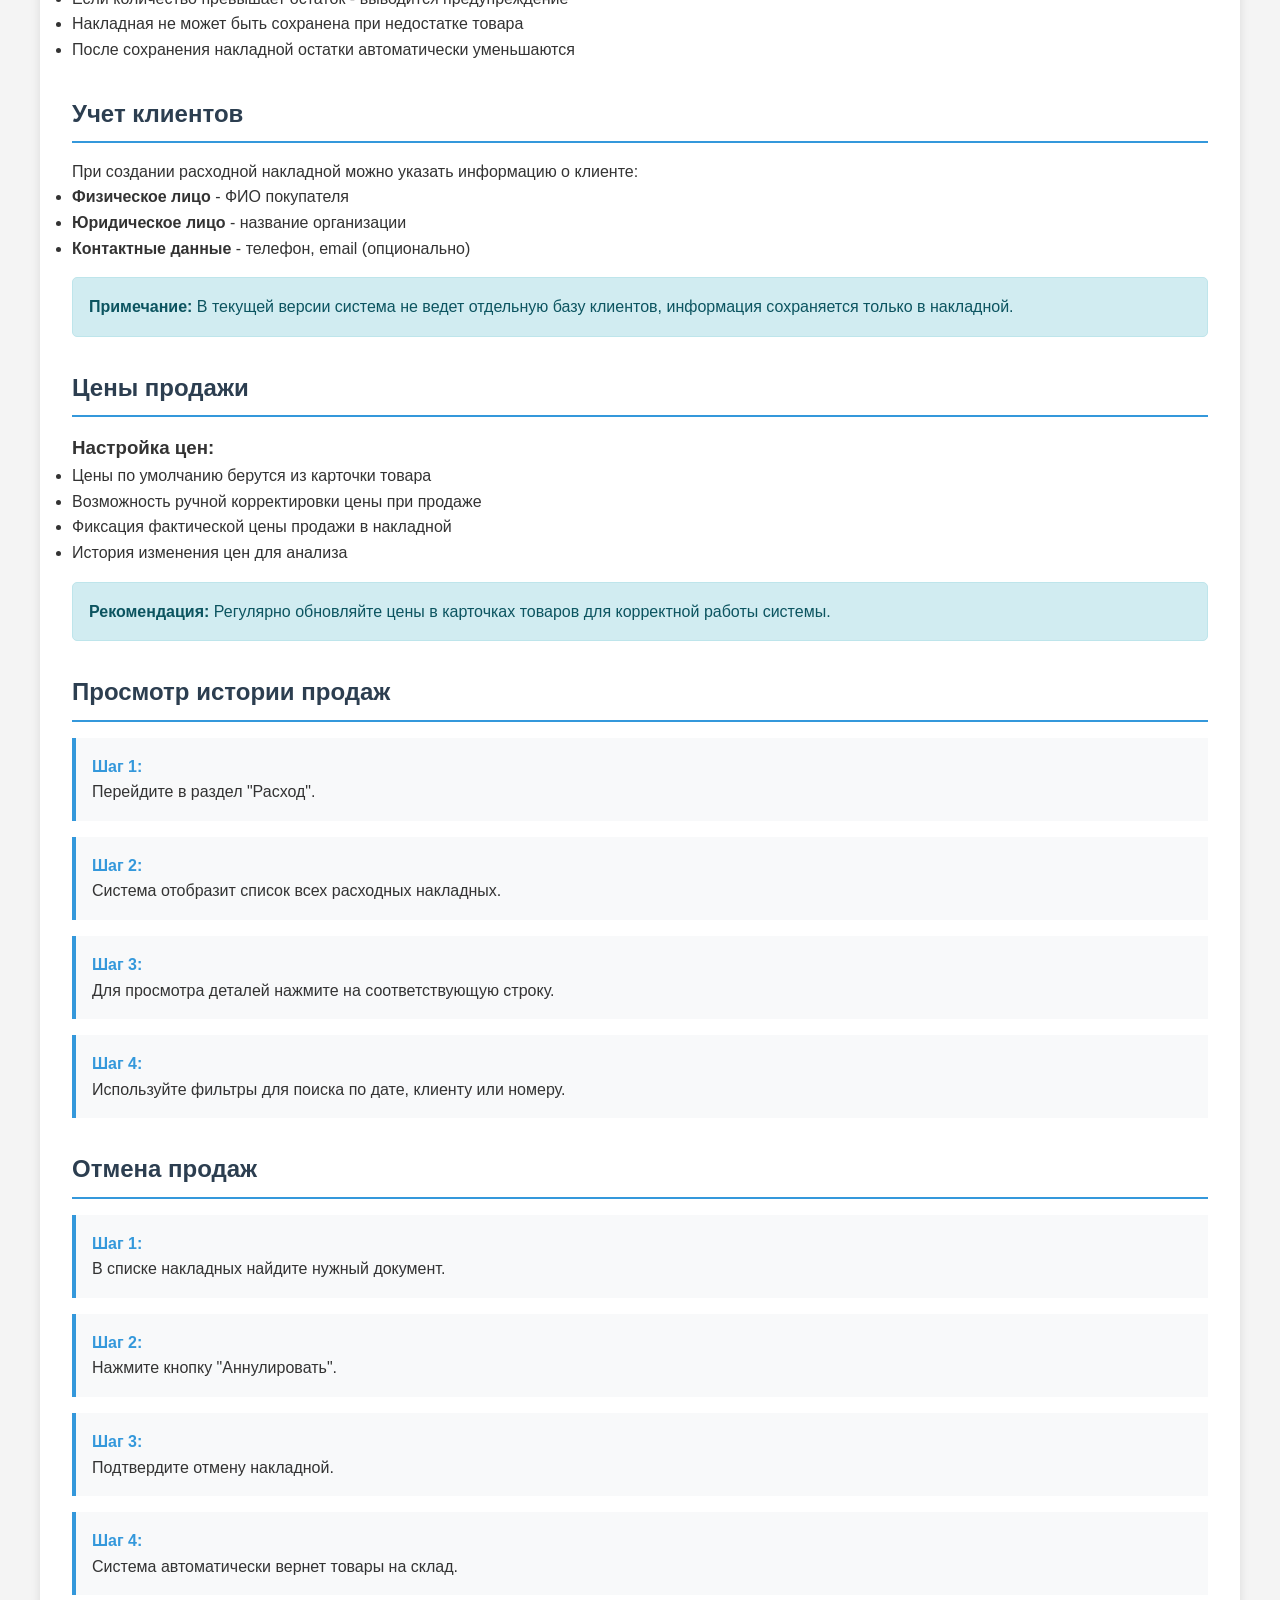
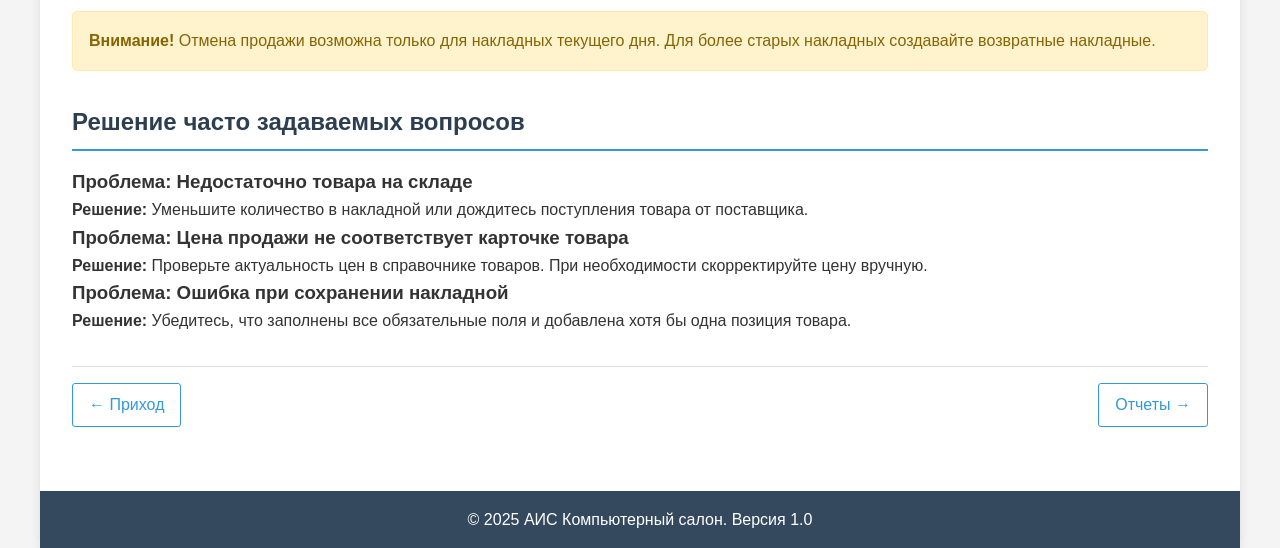
<file: pages/outcome.html>
<!DOCTYPE html>
<html lang="ru">
<head>
    <meta charset="UTF-8">
    <meta name="viewport" content="width=device-width, initial-scale=1.0">
    <title>Расход товаров - Справочная система</title>
    <link rel="stylesheet" href="../css/style.css">
</head>
<body>
    <div class="container">
        <header>
            <h1>Учет расхода товаров</h1>
            <nav>
                <ul>
                    <li><a href="../index.html">Главная</a></li>
                    <li><a href="introduction.html">Введение</a></li>
                    <li><a href="installation.html">Установка</a></li>
                    <li><a href="users.html">Пользователи</a></li>
                    <li><a href="suppliers.html">Поставщики</a></li>
                    <li><a href="products.html">Товары</a></li>
                    <li><a href="income.html">Приход</a></li>
                    <li><a href="outcome.html" class="active">Расход</a></li>
                    <li><a href="reports.html">Отчеты</a></li>
                    <li><a href="backup.html">Резервное копирование</a></li>
                </ul>
            </nav>
        </header>
        
        <main>
            <section class="content-section">
                <h2>Расходные операции</h2>
                <p>Модуль учета расхода товаров предназначен для оформления продаж, списания товаров и формирования расходных накладных. Система автоматически уменьшает складские остатки при проведении расходных операций.</p>
                
                <div class="feature-grid">
                    <div class="feature-card">
                        <h4>🛒 Оформление продаж</h4>
                        <p>Быстрое создание расходных накладных для клиентов.</p>
                    </div>
                    
                    <div class="feature-card">
                        <h4>👥 Учет клиентов</h4>
                        <p>Фиксация информации о покупателях.</p>
                    </div>
                    
                    <div class="feature-card">
                        <h4>📊 Контроль остатков</h4>
                        <p>Автоматическая проверка доступности товаров.</p>
                    </div>
                    
                    <div class="feature-card">
                        <h4>💰 Расчет выручки</h4>
                        <p>Автоматический расчет сумм продаж.</p>
                    </div>
                </div>
            </section>
            
            <section class="content-section">
                <h2>Создание расходной накладной</h2>
                
                <div class="step">
                    <span class="step-number">Шаг 1:</span>
                    <p>Перейдите в раздел "Расход" через боковую панель навигации.</p>
                </div>
                
                <div class="step">
                    <span class="step-number">Шаг 2:</span>
                    <p>Нажмите кнопку "Создать расходную накладную".</p>
                </div>
                
                <div class="step">
                    <span class="step-number">Шаг 3:</span>
                    <p>Заполните общую информацию:</p>
                    <ul>
                        <li><strong>Номер накладной</strong> - уникальный идентификатор</li>
                        <li><strong>Клиент</strong> - ФИО или название организации</li>
                        <li><strong>Дата накладной</strong> - дата продажи</li>
                    </ul>
                </div>
                
                <div class="step">
                    <span class="step-number">Шаг 4:</span>
                    <p>Добавьте товары в накладную:</p>
                    <ul>
                        <li>Выберите товар из справочника</li>
                        <li>Укажите количество (проверяется доступность)</li>
                        <li>Введите цену продажи</li>
                        <li>Нажмите "Добавить в накладную"</li>
                    </ul>
                </div>
                
                <div class="step">
                    <span class="step-number">Шаг 5:</span>
                    <p>Проверьте правильность данных и общую сумму.</p>
                </div>
                
                <div class="step">
                    <span class="step-number">Шаг 6:</span>
                    <p>Нажмите кнопку "Сохранить накладную".</p>
                </div>
            </section>
            
            <section class="content-section">
                <h2>Контроль остатков при продаже</h2>
                
                <div class="warning">
                    <strong>Важно!</strong> Система не позволяет продать больше товара, чем есть в наличии на складе.
                </div>
                
                <h3>Процесс контроля:</h3>
                <ul>
                    <li>При добавлении товара проверяется текущий остаток</li>
                    <li>Если количество превышает остаток - выводится предупреждение</li>
                    <li>Накладная не может быть сохранена при недостатке товара</li>
                    <li>После сохранения накладной остатки автоматически уменьшаются</li>
                </ul>
            </section>
            
            <section class="content-section">
                <h2>Учет клиентов</h2>
                <p>При создании расходной накладной можно указать информацию о клиенте:</p>
                
                <ul>
                    <li><strong>Физическое лицо</strong> - ФИО покупателя</li>
                    <li><strong>Юридическое лицо</strong> - название организации</li>
                    <li><strong>Контактные данные</strong> - телефон, email (опционально)</li>
                </ul>
                
                <div class="note">
                    <strong>Примечание:</strong> В текущей версии система не ведет отдельную базу клиентов, информация сохраняется только в накладной.
                </div>
            </section>
            
            <section class="content-section">
                <h2>Цены продажи</h2>
                
                <h3>Настройка цен:</h3>
                <ul>
                    <li>Цены по умолчанию берутся из карточки товара</li>
                    <li>Возможность ручной корректировки цены при продаже</li>
                    <li>Фиксация фактической цены продажи в накладной</li>
                    <li>История изменения цен для анализа</li>
                </ul>
                
                <div class="note">
                    <strong>Рекомендация:</strong> Регулярно обновляйте цены в карточках товаров для корректной работы системы.
                </div>
            </section>
            
            <section class="content-section">
                <h2>Просмотр истории продаж</h2>
                
                <div class="step">
                    <span class="step-number">Шаг 1:</span>
                    <p>Перейдите в раздел "Расход".</p>
                </div>
                
                <div class="step">
                    <span class="step-number">Шаг 2:</span>
                    <p>Система отобразит список всех расходных накладных.</p>
                </div>
                
                <div class="step">
                    <span class="step-number">Шаг 3:</span>
                    <p>Для просмотра деталей нажмите на соответствующую строку.</p>
                </div>
                
                <div class="step">
                    <span class="step-number">Шаг 4:</span>
                    <p>Используйте фильтры для поиска по дате, клиенту или номеру.</p>
                </div>
            </section>
            
            <section class="content-section">
                <h2>Отмена продаж</h2>
                
                <div class="step">
                    <span class="step-number">Шаг 1:</span>
                    <p>В списке накладных найдите нужный документ.</p>
                </div>
                
                <div class="step">
                    <span class="step-number">Шаг 2:</span>
                    <p>Нажмите кнопку "Аннулировать".</p>
                </div>
                
                <div class="step">
                    <span class="step-number">Шаг 3:</span>
                    <p>Подтвердите отмену накладной.</p>
                </div>
                
                <div class="step">
                    <span class="step-number">Шаг 4:</span>
                    <p>Система автоматически вернет товары на склад.</p>
                </div>
                
                <div class="warning">
                    <strong>Внимание!</strong> Отмена продажи возможна только для накладных текущего дня. Для более старых накладных создавайте возвратные накладные.
                </div>
            </section>
            
            <section class="content-section">
                <h2>Решение часто задаваемых вопросов</h2>
                
                <h3>Проблема: Недостаточно товара на складе</h3>
                <p><strong>Решение:</strong> Уменьшите количество в накладной или дождитесь поступления товара от поставщика.</p>
                
                <h3>Проблема: Цена продажи не соответствует карточке товара</h3>
                <p><strong>Решение:</strong> Проверьте актуальность цен в справочнике товаров. При необходимости скорректируйте цену вручную.</p>
                
                <h3>Проблема: Ошибка при сохранении накладной</h3>
                <p><strong>Решение:</strong> Убедитесь, что заполнены все обязательные поля и добавлена хотя бы одна позиция товара.</p>
            </section>
            
            <div class="page-nav">
                <a href="income.html">&larr; Приход</a>
                <a href="reports.html">Отчеты &rarr;</a>
            </div>
        </main>
        
        <footer>
            <p>&copy; 2025 АИС Компьютерный салон. Версия 1.0</p>
        </footer>
    </div>
    
    <script src="../js/script.js"></script>
</body>
</html>
</file>
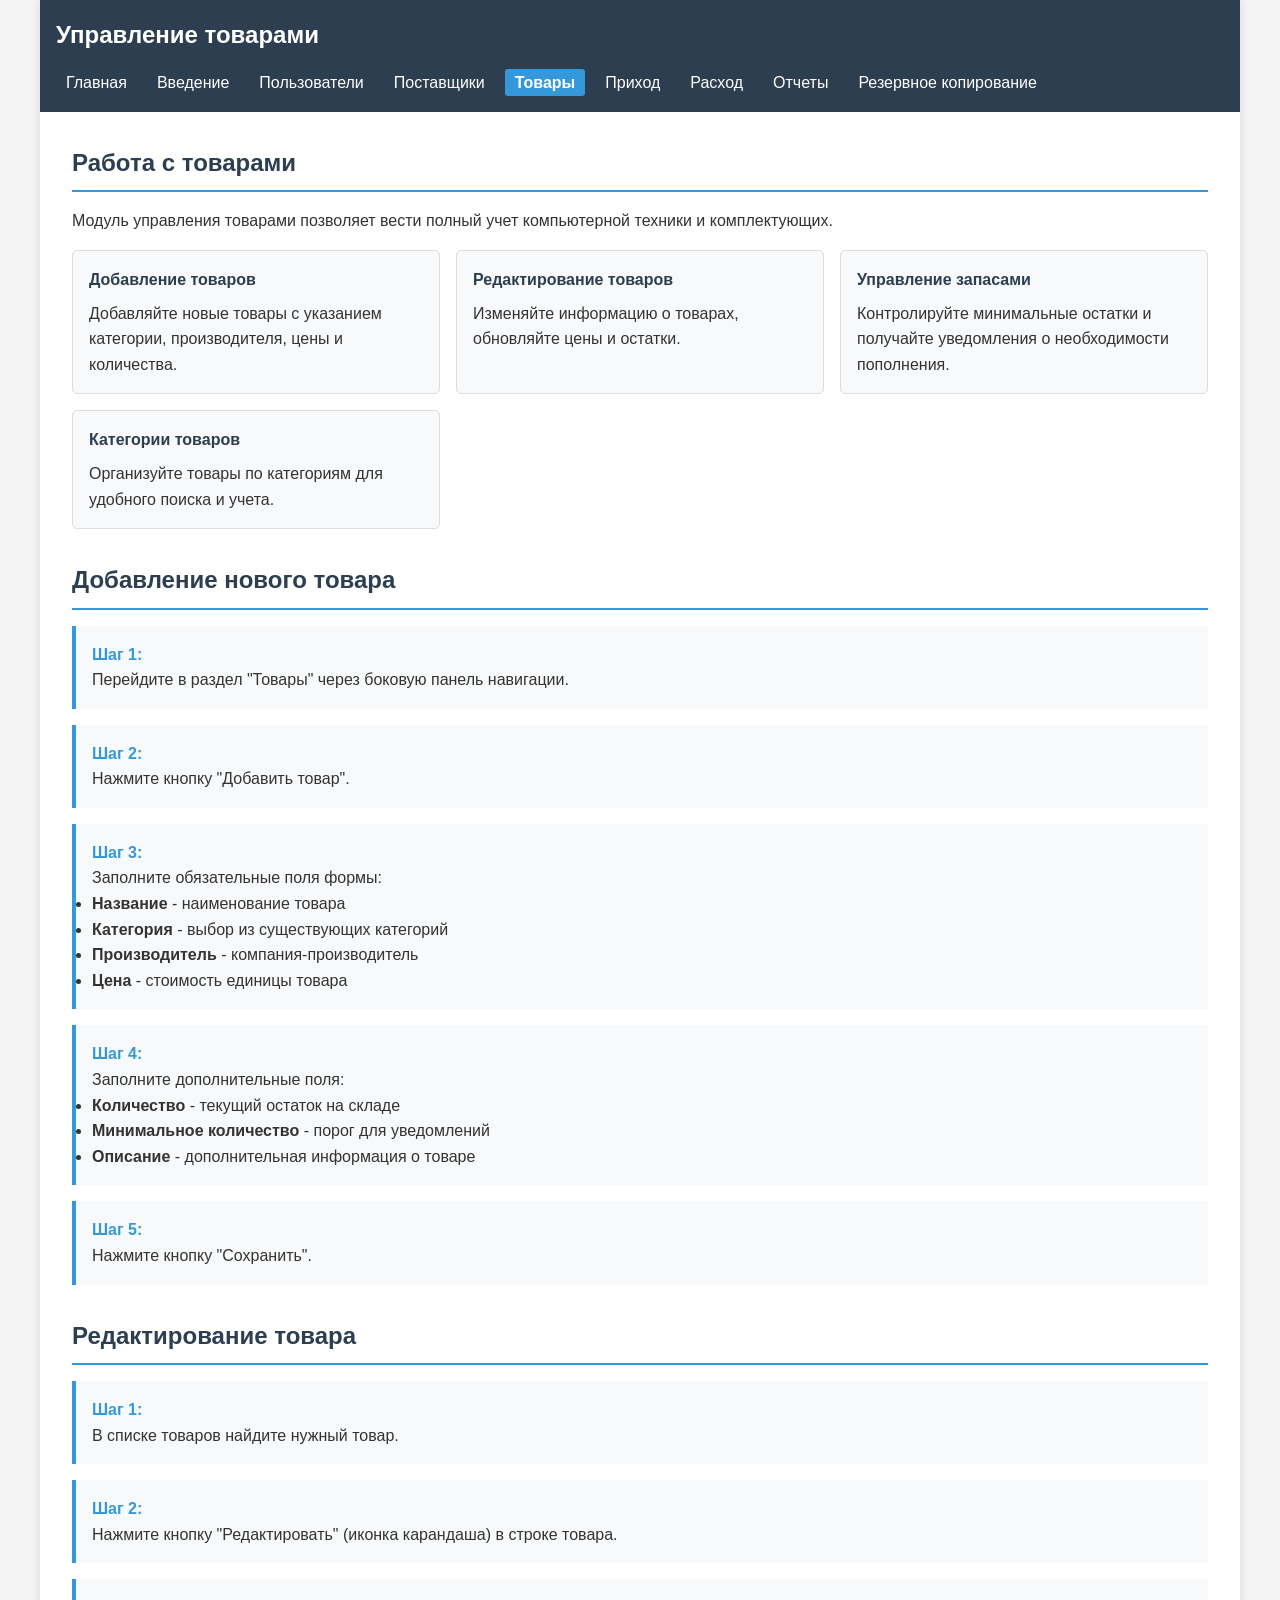
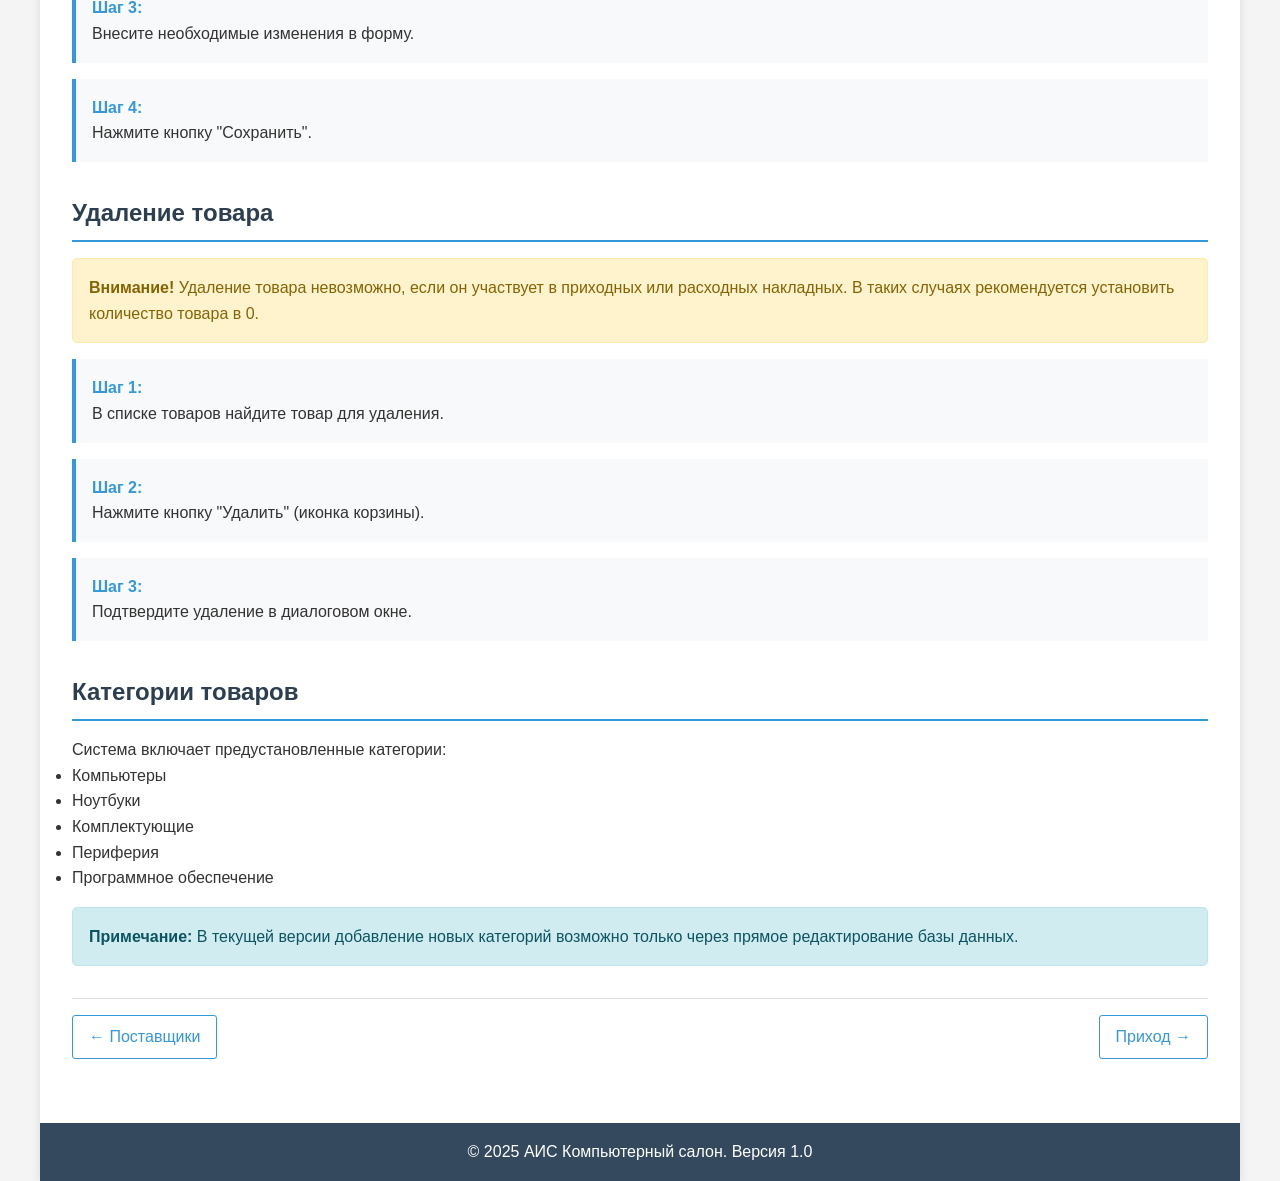
<file: pages/products.html>
<!DOCTYPE html>
<html lang="ru">
<head>
    <meta charset="UTF-8">
    <meta name="viewport" content="width=device-width, initial-scale=1.0">
    <title>Управление товарами - Справочная система</title>
    <link rel="stylesheet" href="../css/style.css">
</head>
<body>
    <div class="container">
        <header>
            <h1>Управление товарами</h1>
            <nav>
                <ul>
                    <li><a href="../index.html">Главная</a></li>
                    <li><a href="introduction.html">Введение</a></li>
                    <li><a href="users.html">Пользователи</a></li>
                    <li><a href="suppliers.html">Поставщики</a></li>
                    <li><a href="products.html" class="active">Товары</a></li>
                    <li><a href="income.html">Приход</a></li>
                    <li><a href="outcome.html">Расход</a></li>
                    <li><a href="reports.html">Отчеты</a></li>
                    <li><a href="backup.html">Резервное копирование</a></li>
                </ul>
            </nav>
        </header>
        
        <main>
            <section class="content-section">
                <h2>Работа с товарами</h2>
                <p>Модуль управления товарами позволяет вести полный учет компьютерной техники и комплектующих.</p>
                
                <div class="feature-grid">
                    <div class="feature-card">
                        <h4>Добавление товаров</h4>
                        <p>Добавляйте новые товары с указанием категории, производителя, цены и количества.</p>
                    </div>
                    
                    <div class="feature-card">
                        <h4>Редактирование товаров</h4>
                        <p>Изменяйте информацию о товарах, обновляйте цены и остатки.</p>
                    </div>
                    
                    <div class="feature-card">
                        <h4>Управление запасами</h4>
                        <p>Контролируйте минимальные остатки и получайте уведомления о необходимости пополнения.</p>
                    </div>
                    
                    <div class="feature-card">
                        <h4>Категории товаров</h4>
                        <p>Организуйте товары по категориям для удобного поиска и учета.</p>
                    </div>
                </div>
            </section>
            
            <section class="content-section">
                <h2>Добавление нового товара</h2>
                
                <div class="step">
                    <span class="step-number">Шаг 1:</span>
                    <p>Перейдите в раздел "Товары" через боковую панель навигации.</p>
                </div>
                
                <div class="step">
                    <span class="step-number">Шаг 2:</span>
                    <p>Нажмите кнопку "Добавить товар".</p>
                </div>
                
                <div class="step">
                    <span class="step-number">Шаг 3:</span>
                    <p>Заполните обязательные поля формы:</p>
                    <ul>
                        <li><strong>Название</strong> - наименование товара</li>
                        <li><strong>Категория</strong> - выбор из существующих категорий</li>
                        <li><strong>Производитель</strong> - компания-производитель</li>
                        <li><strong>Цена</strong> - стоимость единицы товара</li>
                    </ul>
                </div>
                
                <div class="step">
                    <span class="step-number">Шаг 4:</span>
                    <p>Заполните дополнительные поля:</p>
                    <ul>
                        <li><strong>Количество</strong> - текущий остаток на складе</li>
                        <li><strong>Минимальное количество</strong> - порог для уведомлений</li>
                        <li><strong>Описание</strong> - дополнительная информация о товаре</li>
                    </ul>
                </div>
                
                <div class="step">
                    <span class="step-number">Шаг 5:</span>
                    <p>Нажмите кнопку "Сохранить".</p>
                </div>
            </section>
            
            <section class="content-section">
                <h2>Редактирование товара</h2>
                
                <div class="step">
                    <span class="step-number">Шаг 1:</span>
                    <p>В списке товаров найдите нужный товар.</p>
                </div>
                
                <div class="step">
                    <span class="step-number">Шаг 2:</span>
                    <p>Нажмите кнопку "Редактировать" (иконка карандаша) в строке товара.</p>
                </div>
                
                <div class="step">
                    <span class="step-number">Шаг 3:</span>
                    <p>Внесите необходимые изменения в форму.</p>
                </div>
                
                <div class="step">
                    <span class="step-number">Шаг 4:</span>
                    <p>Нажмите кнопку "Сохранить".</p>
                </div>
            </section>
            
            <section class="content-section">
                <h2>Удаление товара</h2>
                
                <div class="warning">
                    <strong>Внимание!</strong> Удаление товара невозможно, если он участвует в приходных или расходных накладных. В таких случаях рекомендуется установить количество товара в 0.
                </div>
                
                <div class="step">
                    <span class="step-number">Шаг 1:</span>
                    <p>В списке товаров найдите товар для удаления.</p>
                </div>
                
                <div class="step">
                    <span class="step-number">Шаг 2:</span>
                    <p>Нажмите кнопку "Удалить" (иконка корзины).</p>
                </div>
                
                <div class="step">
                    <span class="step-number">Шаг 3:</span>
                    <p>Подтвердите удаление в диалоговом окне.</p>
                </div>
            </section>
            
            <section class="content-section">
                <h2>Категории товаров</h2>
                <p>Система включает предустановленные категории:</p>
                <ul>
                    <li>Компьютеры</li>
                    <li>Ноутбуки</li>
                    <li>Комплектующие</li>
                    <li>Периферия</li>
                    <li>Программное обеспечение</li>
                </ul>
                
                <div class="note">
                    <strong>Примечание:</strong> В текущей версии добавление новых категорий возможно только через прямое редактирование базы данных.
                </div>
            </section>
            
            <div class="page-nav">
                <a href="suppliers.html">&larr; Поставщики</a>
                <a href="income.html">Приход &rarr;</a>
            </div>
        </main>
        
        <footer>
            <p>&copy; 2025 АИС Компьютерный салон. Версия 1.0</p>
        </footer>
    </div>
    
    <script src="../js/script.js"></script>
</body>
</html>
</file>
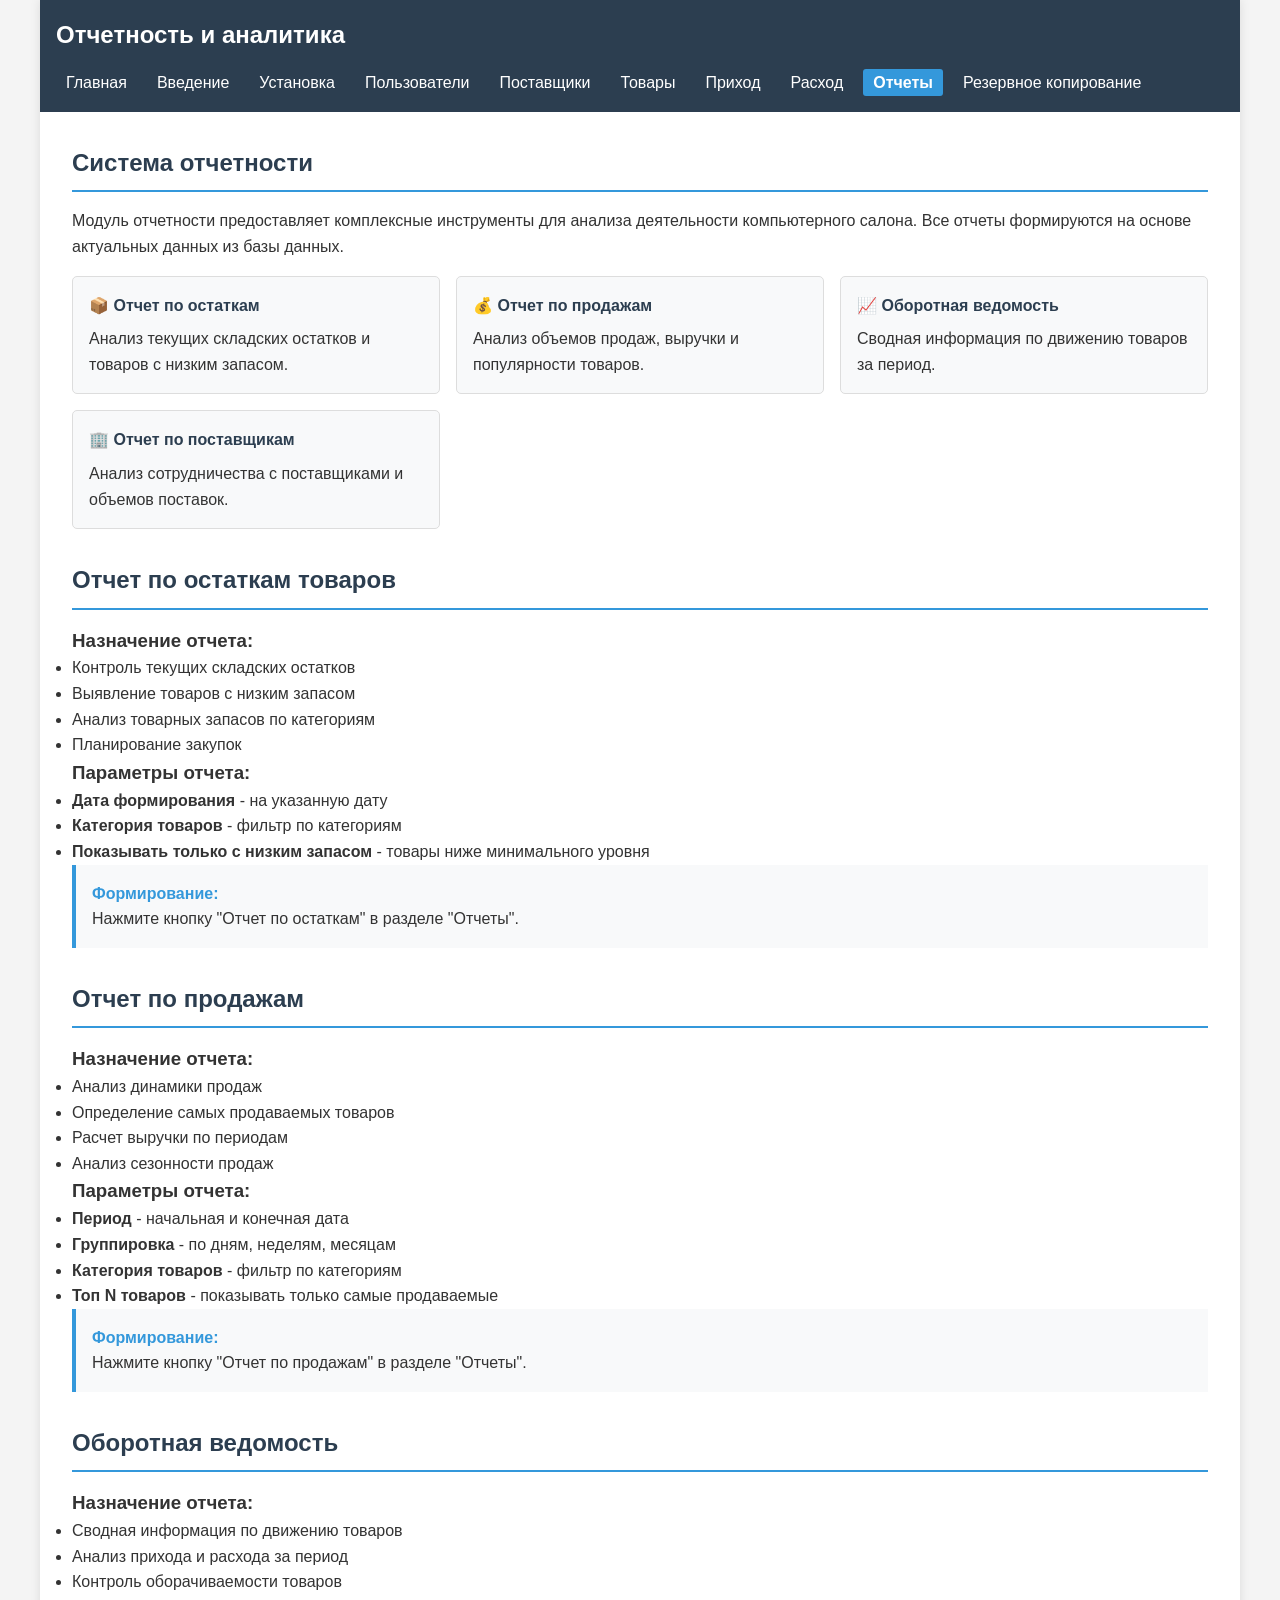
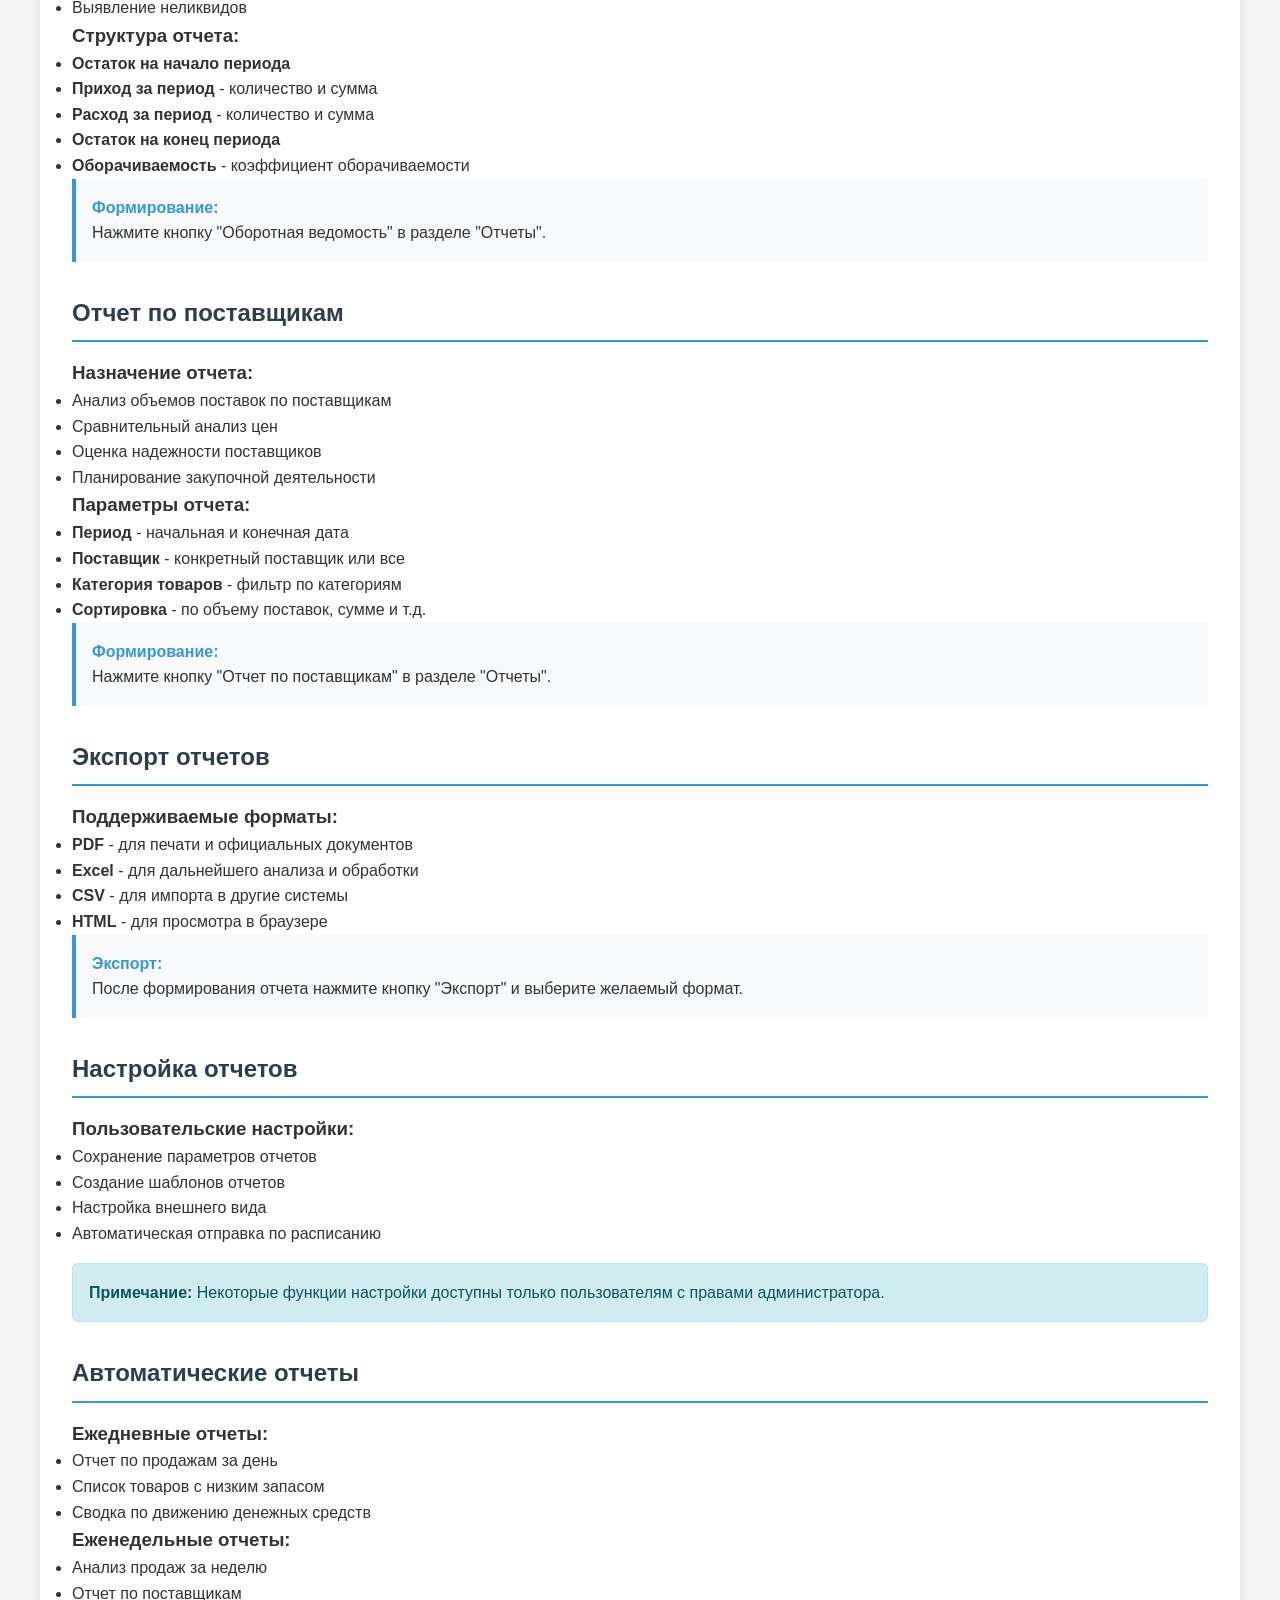
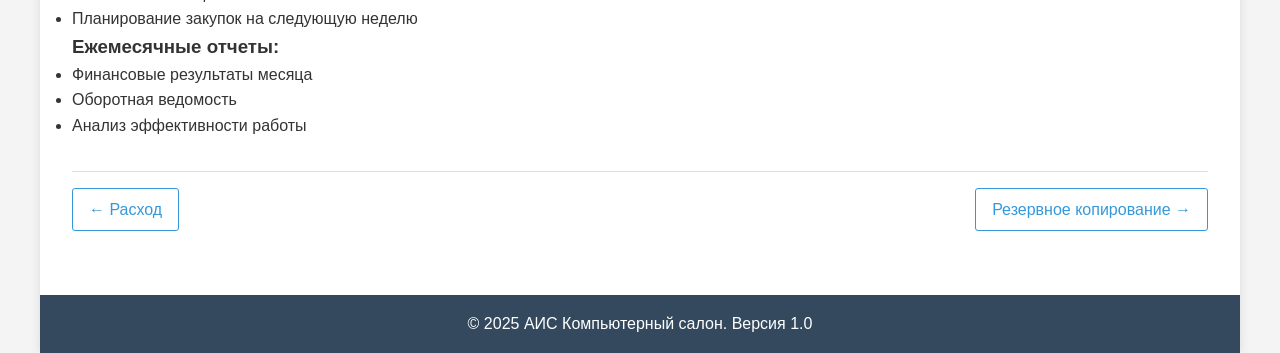
<file: pages/reports.html>
<!DOCTYPE html>
<html lang="ru">
<head>
    <meta charset="UTF-8">
    <meta name="viewport" content="width=device-width, initial-scale=1.0">
    <title>Отчеты - Справочная система</title>
    <link rel="stylesheet" href="../css/style.css">
</head>
<body>
    <div class="container">
        <header>
            <h1>Отчетность и аналитика</h1>
            <nav>
                <ul>
                    <li><a href="../index.html">Главная</a></li>
                    <li><a href="introduction.html">Введение</a></li>
                    <li><a href="installation.html">Установка</a></li>
                    <li><a href="users.html">Пользователи</a></li>
                    <li><a href="suppliers.html">Поставщики</a></li>
                    <li><a href="products.html">Товары</a></li>
                    <li><a href="income.html">Приход</a></li>
                    <li><a href="outcome.html">Расход</a></li>
                    <li><a href="reports.html" class="active">Отчеты</a></li>
                    <li><a href="backup.html">Резервное копирование</a></li>
                </ul>
            </nav>
        </header>
        
        <main>
            <section class="content-section">
                <h2>Система отчетности</h2>
                <p>Модуль отчетности предоставляет комплексные инструменты для анализа деятельности компьютерного салона. Все отчеты формируются на основе актуальных данных из базы данных.</p>
                
                <div class="feature-grid">
                    <div class="feature-card">
                        <h4>📦 Отчет по остаткам</h4>
                        <p>Анализ текущих складских остатков и товаров с низким запасом.</p>
                    </div>
                    
                    <div class="feature-card">
                        <h4>💰 Отчет по продажам</h4>
                        <p>Анализ объемов продаж, выручки и популярности товаров.</p>
                    </div>
                    
                    <div class="feature-card">
                        <h4>📈 Оборотная ведомость</h4>
                        <p>Сводная информация по движению товаров за период.</p>
                    </div>
                    
                    <div class="feature-card">
                        <h4>🏢 Отчет по поставщикам</h4>
                        <p>Анализ сотрудничества с поставщиками и объемов поставок.</p>
                    </div>
                </div>
            </section>
            
            <section class="content-section">
                <h2>Отчет по остаткам товаров</h2>
                
                <h3>Назначение отчета:</h3>
                <ul>
                    <li>Контроль текущих складских остатков</li>
                    <li>Выявление товаров с низким запасом</li>
                    <li>Анализ товарных запасов по категориям</li>
                    <li>Планирование закупок</li>
                </ul>
                
                <h3>Параметры отчета:</h3>
                <ul>
                    <li><strong>Дата формирования</strong> - на указанную дату</li>
                    <li><strong>Категория товаров</strong> - фильтр по категориям</li>
                    <li><strong>Показывать только с низким запасом</strong> - товары ниже минимального уровня</li>
                </ul>
                
                <div class="step">
                    <span class="step-number">Формирование:</span>
                    <p>Нажмите кнопку "Отчет по остаткам" в разделе "Отчеты".</p>
                </div>
            </section>
            
            <section class="content-section">
                <h2>Отчет по продажам</h2>
                
                <h3>Назначение отчета:</h3>
                <ul>
                    <li>Анализ динамики продаж</li>
                    <li>Определение самых продаваемых товаров</li>
                    <li>Расчет выручки по периодам</li>
                    <li>Анализ сезонности продаж</li>
                </ul>
                
                <h3>Параметры отчета:</h3>
                <ul>
                    <li><strong>Период</strong> - начальная и конечная дата</li>
                    <li><strong>Группировка</strong> - по дням, неделям, месяцам</li>
                    <li><strong>Категория товаров</strong> - фильтр по категориям</li>
                    <li><strong>Топ N товаров</strong> - показывать только самые продаваемые</li>
                </ul>
                
                <div class="step">
                    <span class="step-number">Формирование:</span>
                    <p>Нажмите кнопку "Отчет по продажам" в разделе "Отчеты".</p>
                </div>
            </section>
            
            <section class="content-section">
                <h2>Оборотная ведомость</h2>
                
                <h3>Назначение отчета:</h3>
                <ul>
                    <li>Сводная информация по движению товаров</li>
                    <li>Анализ прихода и расхода за период</li>
                    <li>Контроль оборачиваемости товаров</li>
                    <li>Выявление неликвидов</li>
                </ul>
                
                <h3>Структура отчета:</h3>
                <ul>
                    <li><strong>Остаток на начало периода</strong></li>
                    <li><strong>Приход за период</strong> - количество и сумма</li>
                    <li><strong>Расход за период</strong> - количество и сумма</li>
                    <li><strong>Остаток на конец периода</strong></li>
                    <li><strong>Оборачиваемость</strong> - коэффициент оборачиваемости</li>
                </ul>
                
                <div class="step">
                    <span class="step-number">Формирование:</span>
                    <p>Нажмите кнопку "Оборотная ведомость" в разделе "Отчеты".</p>
                </div>
            </section>
            
            <section class="content-section">
                <h2>Отчет по поставщикам</h2>
                
                <h3>Назначение отчета:</h3>
                <ul>
                    <li>Анализ объемов поставок по поставщикам</li>
                    <li>Сравнительный анализ цен</li>
                    <li>Оценка надежности поставщиков</li>
                    <li>Планирование закупочной деятельности</li>
                </ul>
                
                <h3>Параметры отчета:</h3>
                <ul>
                    <li><strong>Период</strong> - начальная и конечная дата</li>
                    <li><strong>Поставщик</strong> - конкретный поставщик или все</li>
                    <li><strong>Категория товаров</strong> - фильтр по категориям</li>
                    <li><strong>Сортировка</strong> - по объему поставок, сумме и т.д.</li>
                </ul>
                
                <div class="step">
                    <span class="step-number">Формирование:</span>
                    <p>Нажмите кнопку "Отчет по поставщикам" в разделе "Отчеты".</p>
                </div>
            </section>
            
            <section class="content-section">
                <h2>Экспорт отчетов</h2>
                
                <h3>Поддерживаемые форматы:</h3>
                <ul>
                    <li><strong>PDF</strong> - для печати и официальных документов</li>
                    <li><strong>Excel</strong> - для дальнейшего анализа и обработки</li>
                    <li><strong>CSV</strong> - для импорта в другие системы</li>
                    <li><strong>HTML</strong> - для просмотра в браузере</li>
                </ul>
                
                <div class="step">
                    <span class="step-number">Экспорт:</span>
                    <p>После формирования отчета нажмите кнопку "Экспорт" и выберите желаемый формат.</p>
                </div>
            </section>
            
            <section class="content-section">
                <h2>Настройка отчетов</h2>
                
                <h3>Пользовательские настройки:</h3>
                <ul>
                    <li>Сохранение параметров отчетов</li>
                    <li>Создание шаблонов отчетов</li>
                    <li>Настройка внешнего вида</li>
                    <li>Автоматическая отправка по расписанию</li>
                </ul>
                
                <div class="note">
                    <strong>Примечание:</strong> Некоторые функции настройки доступны только пользователям с правами администратора.
                </div>
            </section>
            
            <section class="content-section">
                <h2>Автоматические отчеты</h2>
                
                <h3>Ежедневные отчеты:</h3>
                <ul>
                    <li>Отчет по продажам за день</li>
                    <li>Список товаров с низким запасом</li>
                    <li>Сводка по движению денежных средств</li>
                </ul>
                
                <h3>Еженедельные отчеты:</h3>
                <ul>
                    <li>Анализ продаж за неделю</li>
                    <li>Отчет по поставщикам</li>
                    <li>Планирование закупок на следующую неделю</li>
                </ul>
                
                <h3>Ежемесячные отчеты:</h3>
                <ul>
                    <li>Финансовые результаты месяца</li>
                    <li>Оборотная ведомость</li>
                    <li>Анализ эффективности работы</li>
                </ul>
            </section>
            
            <div class="page-nav">
                <a href="outcome.html">&larr; Расход</a>
                <a href="backup.html">Резервное копирование &rarr;</a>
            </div>
        </main>
        
        <footer>
            <p>&copy; 2025 АИС Компьютерный салон. Версия 1.0</p>
        </footer>
    </div>
    
    <script src="../js/script.js"></script>
</body>
</html>
</file>
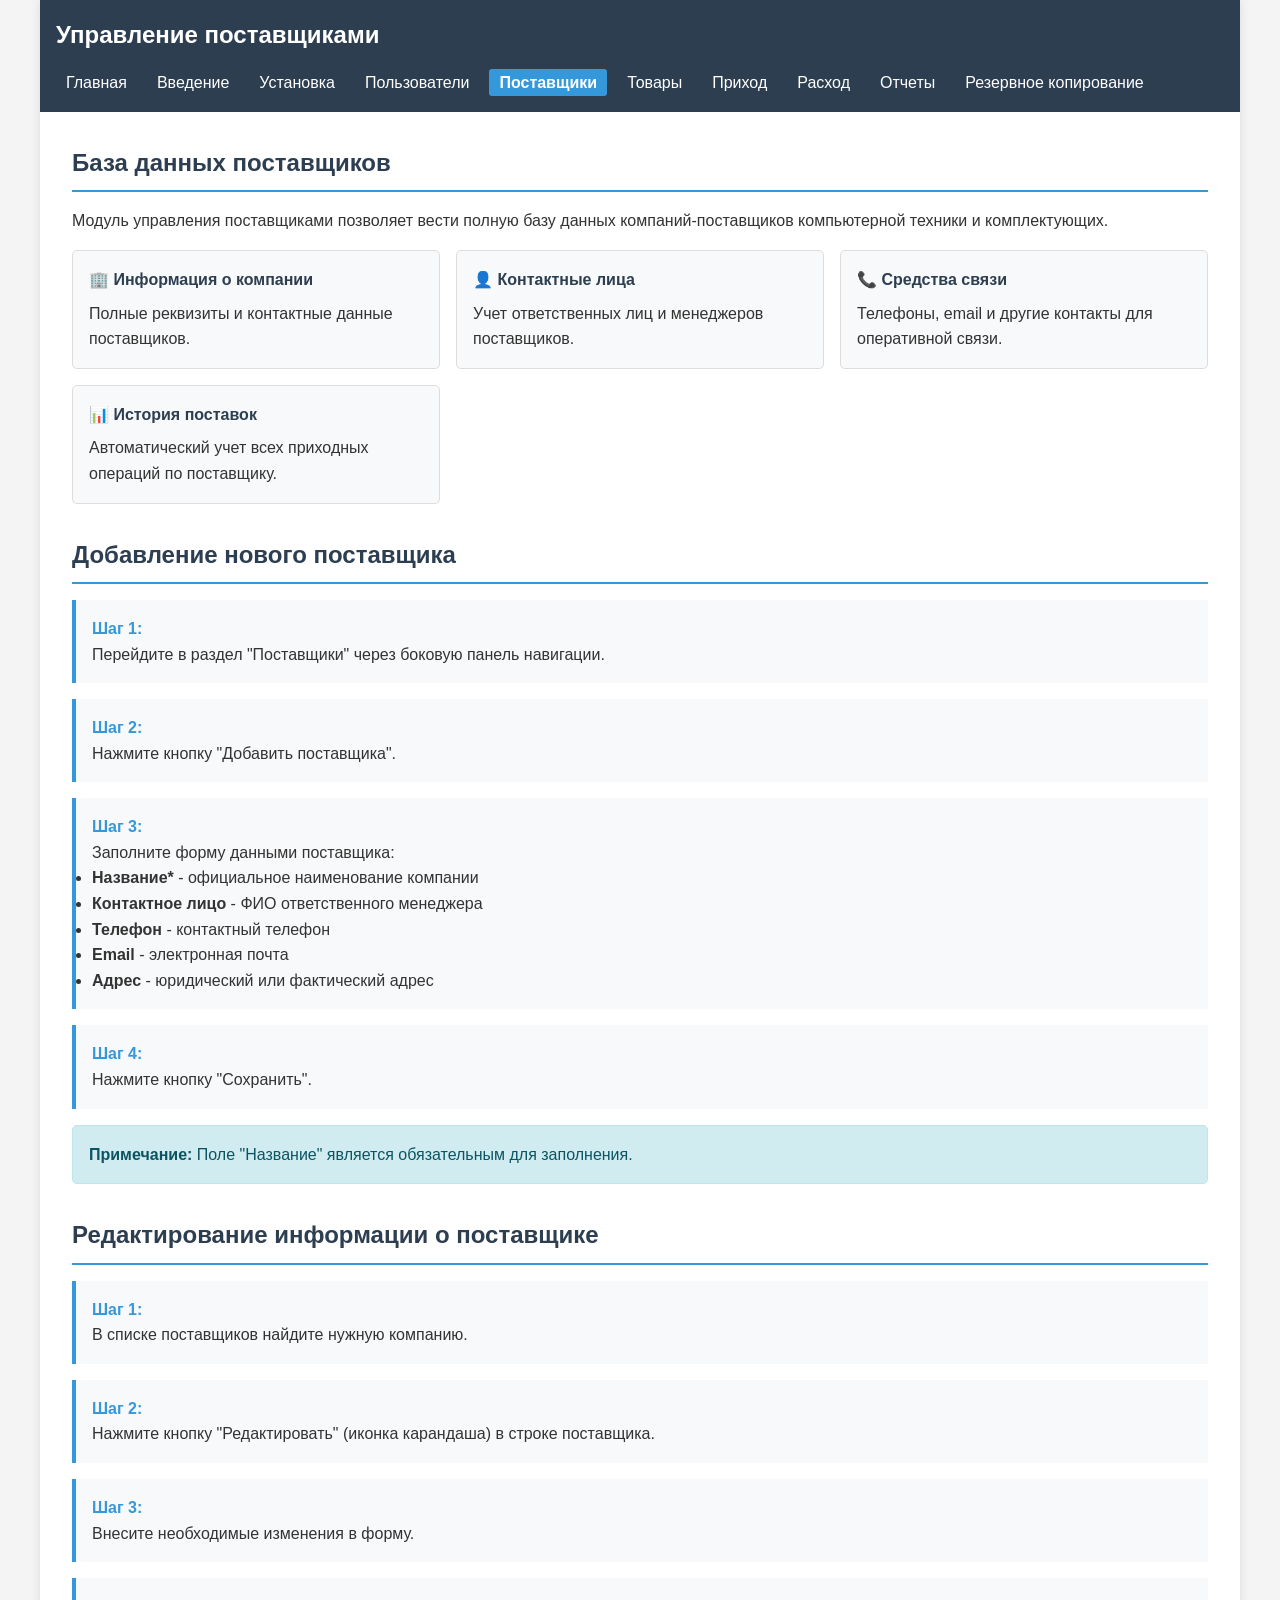
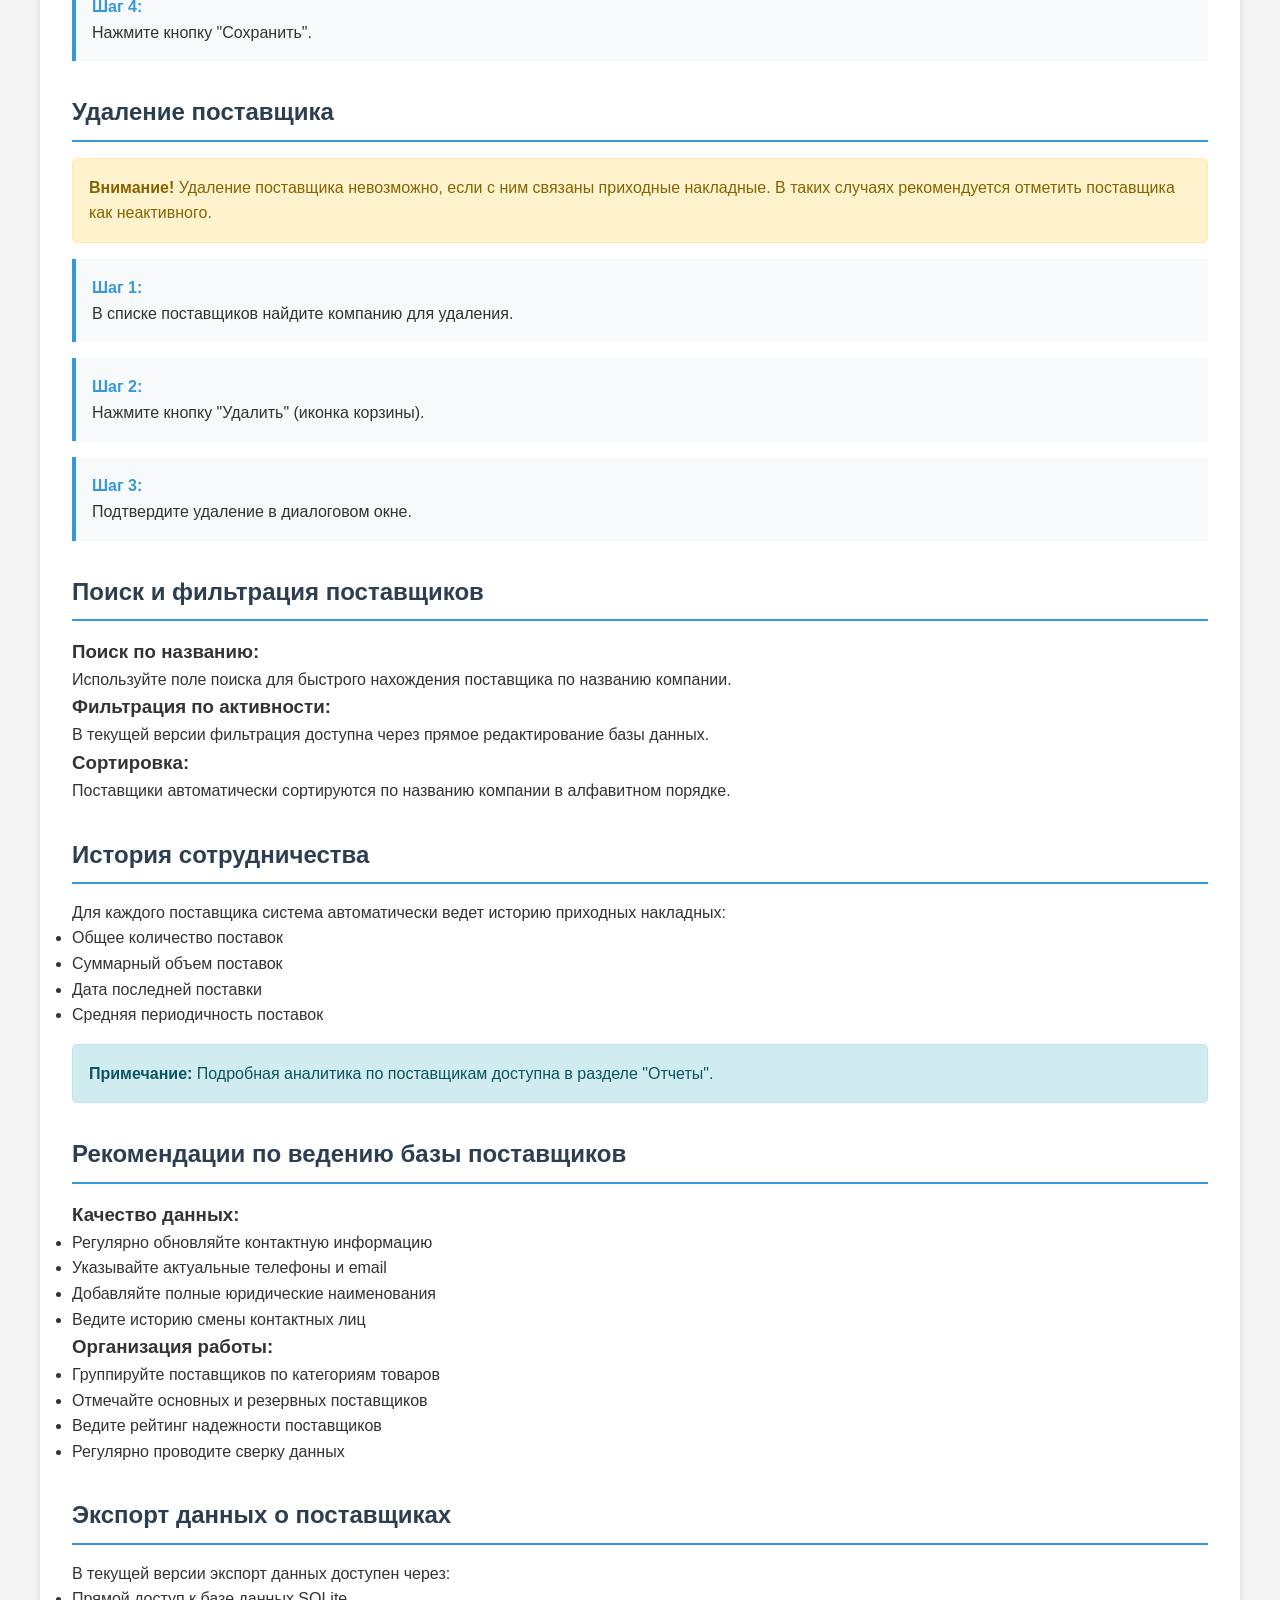
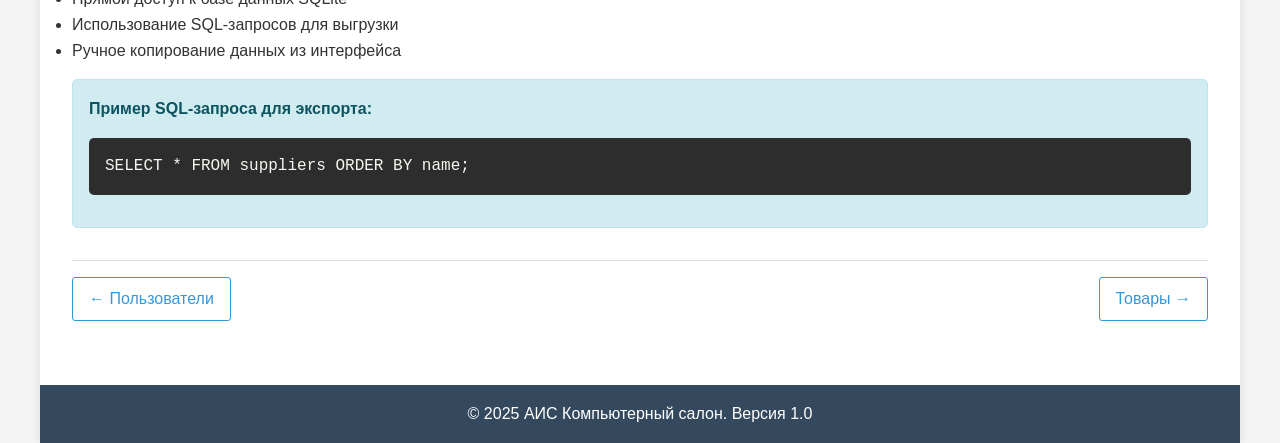
<file: pages/suppliers.html>
<!DOCTYPE html>
<html lang="ru">
<head>
    <meta charset="UTF-8">
    <meta name="viewport" content="width=device-width, initial-scale=1.0">
    <title>Поставщики - Справочная система</title>
    <link rel="stylesheet" href="../css/style.css">
</head>
<body>
    <div class="container">
        <header>
            <h1>Управление поставщиками</h1>
            <nav>
                <ul>
                    <li><a href="../index.html">Главная</a></li>
                    <li><a href="introduction.html">Введение</a></li>
                    <li><a href="installation.html">Установка</a></li>
                    <li><a href="users.html">Пользователи</a></li>
                    <li><a href="suppliers.html" class="active">Поставщики</a></li>
                    <li><a href="products.html">Товары</a></li>
                    <li><a href="income.html">Приход</a></li>
                    <li><a href="outcome.html">Расход</a></li>
                    <li><a href="reports.html">Отчеты</a></li>
                    <li><a href="backup.html">Резервное копирование</a></li>
                </ul>
            </nav>
        </header>
        
        <main>
            <section class="content-section">
                <h2>База данных поставщиков</h2>
                <p>Модуль управления поставщиками позволяет вести полную базу данных компаний-поставщиков компьютерной техники и комплектующих.</p>
                
                <div class="feature-grid">
                    <div class="feature-card">
                        <h4>🏢 Информация о компании</h4>
                        <p>Полные реквизиты и контактные данные поставщиков.</p>
                    </div>
                    
                    <div class="feature-card">
                        <h4>👤 Контактные лица</h4>
                        <p>Учет ответственных лиц и менеджеров поставщиков.</p>
                    </div>
                    
                    <div class="feature-card">
                        <h4>📞 Средства связи</h4>
                        <p>Телефоны, email и другие контакты для оперативной связи.</p>
                    </div>
                    
                    <div class="feature-card">
                        <h4>📊 История поставок</h4>
                        <p>Автоматический учет всех приходных операций по поставщику.</p>
                    </div>
                </div>
            </section>
            
            <section class="content-section">
                <h2>Добавление нового поставщика</h2>
                
                <div class="step">
                    <span class="step-number">Шаг 1:</span>
                    <p>Перейдите в раздел "Поставщики" через боковую панель навигации.</p>
                </div>
                
                <div class="step">
                    <span class="step-number">Шаг 2:</span>
                    <p>Нажмите кнопку "Добавить поставщика".</p>
                </div>
                
                <div class="step">
                    <span class="step-number">Шаг 3:</span>
                    <p>Заполните форму данными поставщика:</p>
                    <ul>
                        <li><strong>Название*</strong> - официальное наименование компании</li>
                        <li><strong>Контактное лицо</strong> - ФИО ответственного менеджера</li>
                        <li><strong>Телефон</strong> - контактный телефон</li>
                        <li><strong>Email</strong> - электронная почта</li>
                        <li><strong>Адрес</strong> - юридический или фактический адрес</li>
                    </ul>
                </div>
                
                <div class="step">
                    <span class="step-number">Шаг 4:</span>
                    <p>Нажмите кнопку "Сохранить".</p>
                </div>
                
                <div class="note">
                    <strong>Примечание:</strong> Поле "Название" является обязательным для заполнения.
                </div>
            </section>
            
            <section class="content-section">
                <h2>Редактирование информации о поставщике</h2>
                
                <div class="step">
                    <span class="step-number">Шаг 1:</span>
                    <p>В списке поставщиков найдите нужную компанию.</p>
                </div>
                
                <div class="step">
                    <span class="step-number">Шаг 2:</span>
                    <p>Нажмите кнопку "Редактировать" (иконка карандаша) в строке поставщика.</p>
                </div>
                
                <div class="step">
                    <span class="step-number">Шаг 3:</span>
                    <p>Внесите необходимые изменения в форму.</p>
                </div>
                
                <div class="step">
                    <span class="step-number">Шаг 4:</span>
                    <p>Нажмите кнопку "Сохранить".</p>
                </div>
            </section>
            
            <section class="content-section">
                <h2>Удаление поставщика</h2>
                
                <div class="warning">
                    <strong>Внимание!</strong> Удаление поставщика невозможно, если с ним связаны приходные накладные. В таких случаях рекомендуется отметить поставщика как неактивного.
                </div>
                
                <div class="step">
                    <span class="step-number">Шаг 1:</span>
                    <p>В списке поставщиков найдите компанию для удаления.</p>
                </div>
                
                <div class="step">
                    <span class="step-number">Шаг 2:</span>
                    <p>Нажмите кнопку "Удалить" (иконка корзины).</p>
                </div>
                
                <div class="step">
                    <span class="step-number">Шаг 3:</span>
                    <p>Подтвердите удаление в диалоговом окне.</p>
                </div>
            </section>
            
            <section class="content-section">
                <h2>Поиск и фильтрация поставщиков</h2>
                
                <h3>Поиск по названию:</h3>
                <p>Используйте поле поиска для быстрого нахождения поставщика по названию компании.</p>
                
                <h3>Фильтрация по активности:</h3>
                <p>В текущей версии фильтрация доступна через прямое редактирование базы данных.</p>
                
                <h3>Сортировка:</h3>
                <p>Поставщики автоматически сортируются по названию компании в алфавитном порядке.</p>
            </section>
            
            <section class="content-section">
                <h2>История сотрудничества</h2>
                <p>Для каждого поставщика система автоматически ведет историю приходных накладных:</p>
                
                <ul>
                    <li>Общее количество поставок</li>
                    <li>Суммарный объем поставок</li>
                    <li>Дата последней поставки</li>
                    <li>Средняя периодичность поставок</li>
                </ul>
                
                <div class="note">
                    <strong>Примечание:</strong> Подробная аналитика по поставщикам доступна в разделе "Отчеты".
                </div>
            </section>
            
            <section class="content-section">
                <h2>Рекомендации по ведению базы поставщиков</h2>
                
                <h3>Качество данных:</h3>
                <ul>
                    <li>Регулярно обновляйте контактную информацию</li>
                    <li>Указывайте актуальные телефоны и email</li>
                    <li>Добавляйте полные юридические наименования</li>
                    <li>Ведите историю смены контактных лиц</li>
                </ul>
                
                <h3>Организация работы:</h3>
                <ul>
                    <li>Группируйте поставщиков по категориям товаров</li>
                    <li>Отмечайте основных и резервных поставщиков</li>
                    <li>Ведите рейтинг надежности поставщиков</li>
                    <li>Регулярно проводите сверку данных</li>
                </ul>
            </section>
            
            <section class="content-section">
                <h2>Экспорт данных о поставщиках</h2>
                <p>В текущей версии экспорт данных доступен через:</p>
                
                <ul>
                    <li>Прямой доступ к базе данных SQLite</li>
                    <li>Использование SQL-запросов для выгрузки</li>
                    <li>Ручное копирование данных из интерфейса</li>
                </ul>
                
                <div class="note">
                    <strong>Пример SQL-запроса для экспорта:</strong>
                    <pre><code>SELECT * FROM suppliers ORDER BY name;</code></pre>
                </div>
            </section>
            
            <div class="page-nav">
                <a href="users.html">&larr; Пользователи</a>
                <a href="products.html">Товары &rarr;</a>
            </div>
        </main>
        
        <footer>
            <p>&copy; 2025 АИС Компьютерный салон. Версия 1.0</p>
        </footer>
    </div>
    
    <script src="../js/script.js"></script>
</body>
</html>
</file>
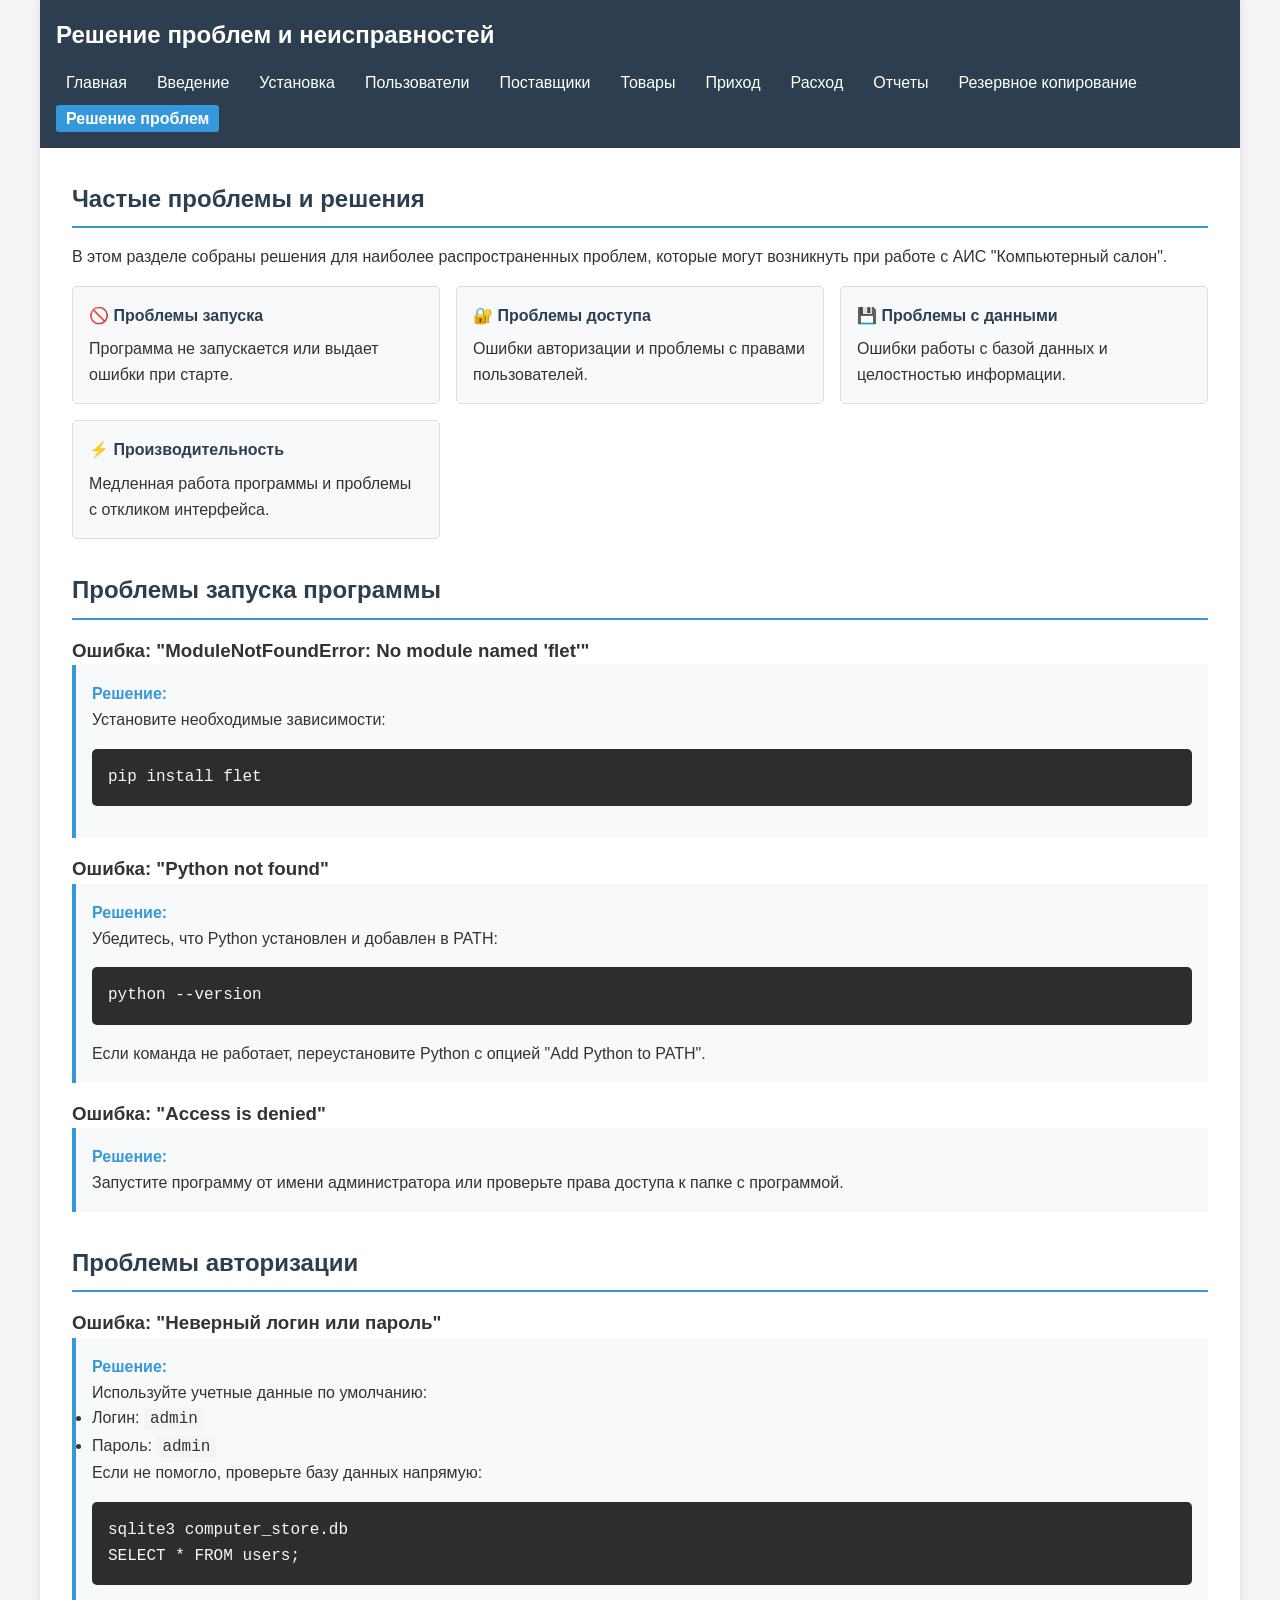
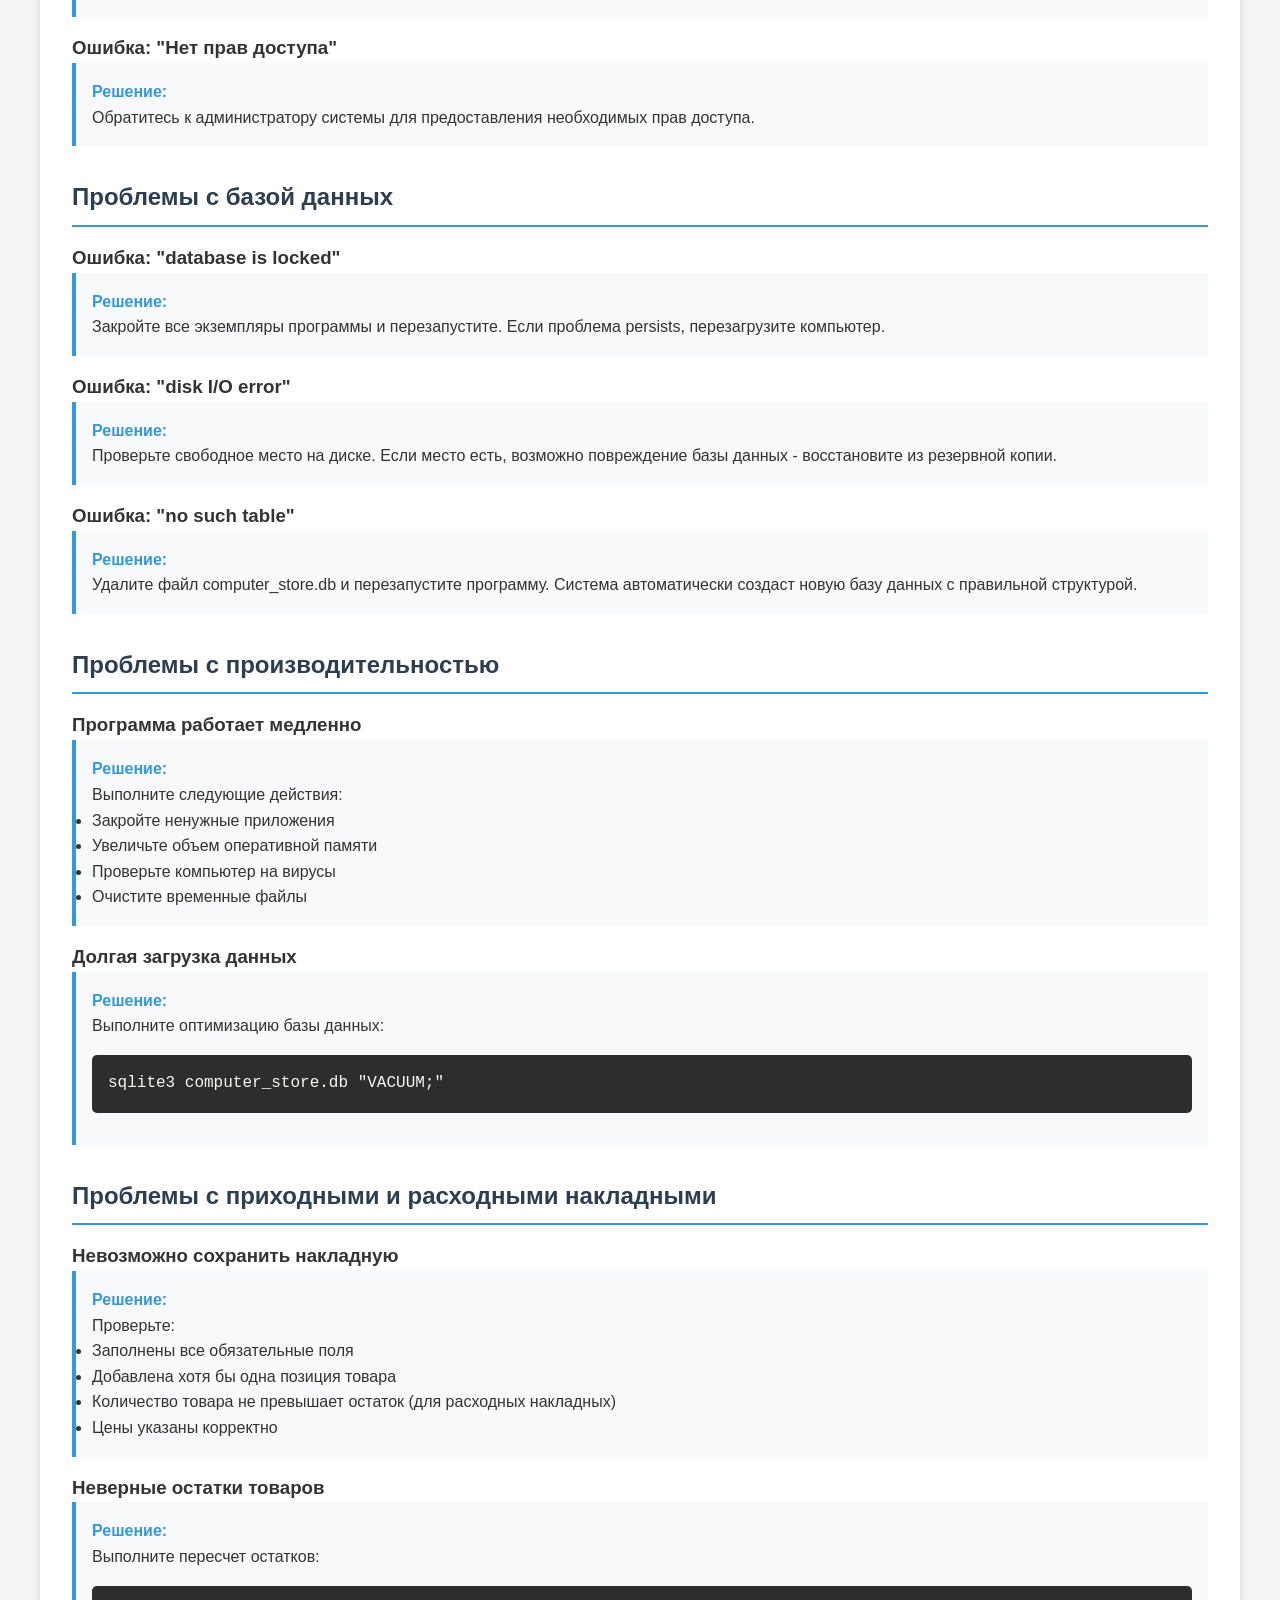
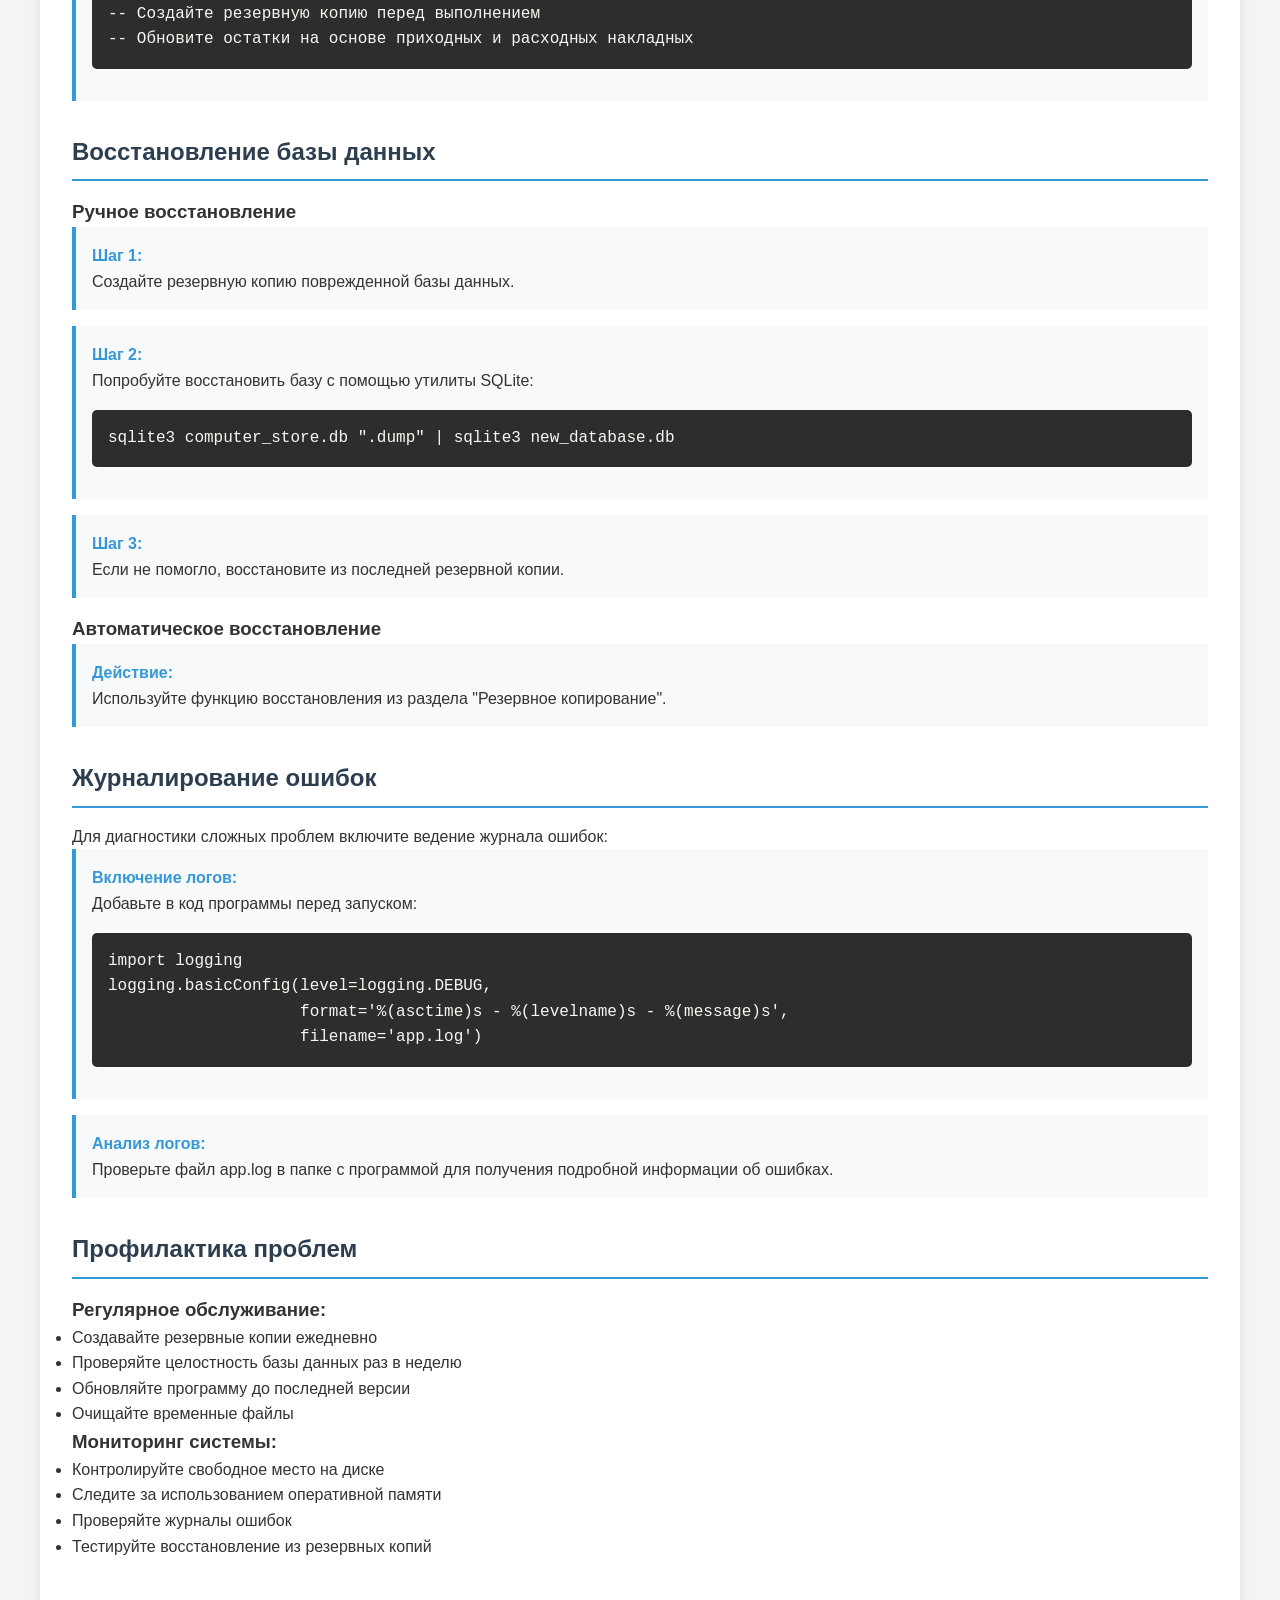
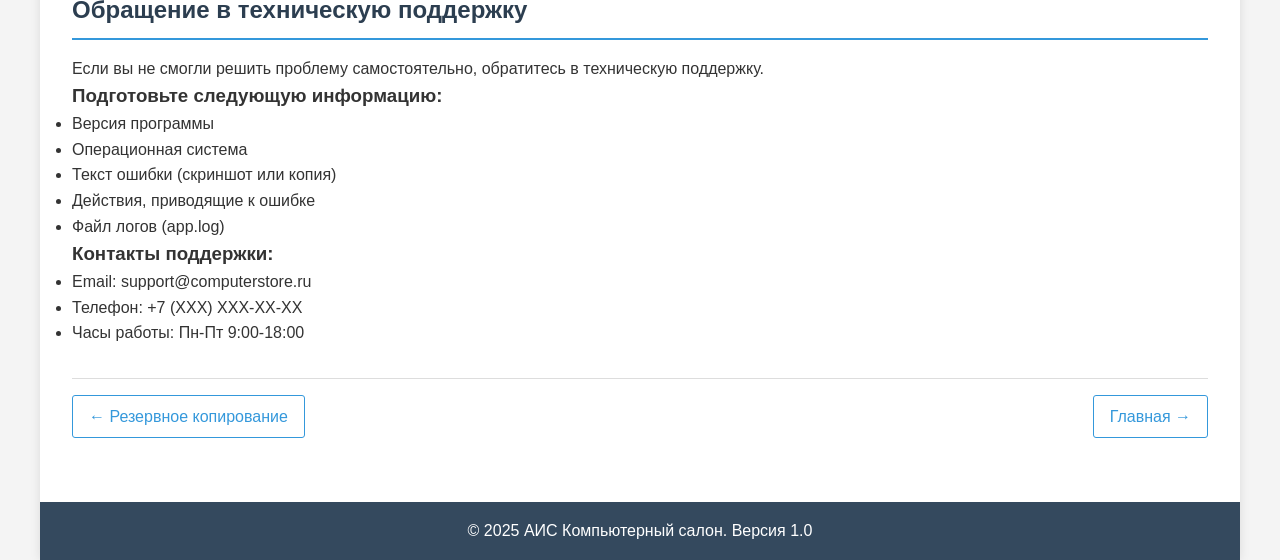
<file: pages/troubleshooting.html>
<!DOCTYPE html>
<html lang="ru">
<head>
    <meta charset="UTF-8">
    <meta name="viewport" content="width=device-width, initial-scale=1.0">
    <title>Решение проблем - Справочная система</title>
    <link rel="stylesheet" href="../css/style.css">
</head>
<body>
    <div class="container">
        <header>
            <h1>Решение проблем и неисправностей</h1>
            <nav>
                <ul>
                    <li><a href="../index.html">Главная</a></li>
                    <li><a href="introduction.html">Введение</a></li>
                    <li><a href="installation.html">Установка</a></li>
                    <li><a href="users.html">Пользователи</a></li>
                    <li><a href="suppliers.html">Поставщики</a></li>
                    <li><a href="products.html">Товары</a></li>
                    <li><a href="income.html">Приход</a></li>
                    <li><a href="outcome.html">Расход</a></li>
                    <li><a href="reports.html">Отчеты</a></li>
                    <li><a href="backup.html">Резервное копирование</a></li>
                    <li><a href="troubleshooting.html" class="active">Решение проблем</a></li>
                </ul>
            </nav>
        </header>
        
        <main>
            <section class="content-section">
                <h2>Частые проблемы и решения</h2>
                <p>В этом разделе собраны решения для наиболее распространенных проблем, которые могут возникнуть при работе с АИС "Компьютерный салон".</p>
                
                <div class="feature-grid">
                    <div class="feature-card">
                        <h4>🚫 Проблемы запуска</h4>
                        <p>Программа не запускается или выдает ошибки при старте.</p>
                    </div>
                    
                    <div class="feature-card">
                        <h4>🔐 Проблемы доступа</h4>
                        <p>Ошибки авторизации и проблемы с правами пользователей.</p>
                    </div>
                    
                    <div class="feature-card">
                        <h4>💾 Проблемы с данными</h4>
                        <p>Ошибки работы с базой данных и целостностью информации.</p>
                    </div>
                    
                    <div class="feature-card">
                        <h4>⚡ Производительность</h4>
                        <p>Медленная работа программы и проблемы с откликом интерфейса.</p>
                    </div>
                </div>
            </section>
            
            <section class="content-section">
                <h2>Проблемы запуска программы</h2>
                
                <h3>Ошибка: "ModuleNotFoundError: No module named 'flet'"</h3>
                <div class="step">
                    <span class="step-number">Решение:</span>
                    <p>Установите необходимые зависимости:</p>
                    <pre><code>pip install flet</code></pre>
                </div>
                
                <h3>Ошибка: "Python not found"</h3>
                <div class="step">
                    <span class="step-number">Решение:</span>
                    <p>Убедитесь, что Python установлен и добавлен в PATH:</p>
                    <pre><code>python --version</code></pre>
                    <p>Если команда не работает, переустановите Python с опцией "Add Python to PATH".</p>
                </div>
                
                <h3>Ошибка: "Access is denied"</h3>
                <div class="step">
                    <span class="step-number">Решение:</span>
                    <p>Запустите программу от имени администратора или проверьте права доступа к папке с программой.</p>
                </div>
            </section>
            
            <section class="content-section">
                <h2>Проблемы авторизации</h2>
                
                <h3>Ошибка: "Неверный логин или пароль"</h3>
                <div class="step">
                    <span class="step-number">Решение:</span>
                    <p>Используйте учетные данные по умолчанию:</p>
                    <ul>
                        <li>Логин: <code>admin</code></li>
                        <li>Пароль: <code>admin</code></li>
                    </ul>
                    <p>Если не помогло, проверьте базу данных напрямую:</p>
                    <pre><code>sqlite3 computer_store.db
SELECT * FROM users;</code></pre>
                </div>
                
                <h3>Ошибка: "Нет прав доступа"</h3>
                <div class="step">
                    <span class="step-number">Решение:</span>
                    <p>Обратитесь к администратору системы для предоставления необходимых прав доступа.</p>
                </div>
            </section>
            
            <section class="content-section">
                <h2>Проблемы с базой данных</h2>
                
                <h3>Ошибка: "database is locked"</h3>
                <div class="step">
                    <span class="step-number">Решение:</span>
                    <p>Закройте все экземпляры программы и перезапустите. Если проблема persists, перезагрузите компьютер.</p>
                </div>
                
                <h3>Ошибка: "disk I/O error"</h3>
                <div class="step">
                    <span class="step-number">Решение:</span>
                    <p>Проверьте свободное место на диске. Если место есть, возможно повреждение базы данных - восстановите из резервной копии.</p>
                </div>
                
                <h3>Ошибка: "no such table"</h3>
                <div class="step">
                    <span class="step-number">Решение:</span>
                    <p>Удалите файл computer_store.db и перезапустите программу. Система автоматически создаст новую базу данных с правильной структурой.</p>
                </div>
            </section>
            
            <section class="content-section">
                <h2>Проблемы с производительностью</h2>
                
                <h3>Программа работает медленно</h3>
                <div class="step">
                    <span class="step-number">Решение:</span>
                    <p>Выполните следующие действия:</p>
                    <ul>
                        <li>Закройте ненужные приложения</li>
                        <li>Увеличьте объем оперативной памяти</li>
                        <li>Проверьте компьютер на вирусы</li>
                        <li>Очистите временные файлы</li>
                    </ul>
                </div>
                
                <h3>Долгая загрузка данных</h3>
                <div class="step">
                    <span class="step-number">Решение:</span>
                    <p>Выполните оптимизацию базы данных:</p>
                    <pre><code>sqlite3 computer_store.db "VACUUM;"</code></pre>
                </div>
            </section>
            
            <section class="content-section">
                <h2>Проблемы с приходными и расходными накладными</h2>
                
                <h3>Невозможно сохранить накладную</h3>
                <div class="step">
                    <span class="step-number">Решение:</span>
                    <p>Проверьте:</p>
                    <ul>
                        <li>Заполнены все обязательные поля</li>
                        <li>Добавлена хотя бы одна позиция товара</li>
                        <li>Количество товара не превышает остаток (для расходных накладных)</li>
                        <li>Цены указаны корректно</li>
                    </ul>
                </div>
                
                <h3>Неверные остатки товаров</h3>
                <div class="step">
                    <span class="step-number">Решение:</span>
                    <p>Выполните пересчет остатков:</p>
                    <pre><code>-- Создайте резервную копию перед выполнением
-- Обновите остатки на основе приходных и расходных накладных</code></pre>
                </div>
            </section>
            
            <section class="content-section">
                <h2>Восстановление базы данных</h2>
                
                <h3>Ручное восстановление</h3>
                <div class="step">
                    <span class="step-number">Шаг 1:</span>
                    <p>Создайте резервную копию поврежденной базы данных.</p>
                </div>
                
                <div class="step">
                    <span class="step-number">Шаг 2:</span>
                    <p>Попробуйте восстановить базу с помощью утилиты SQLite:</p>
                    <pre><code>sqlite3 computer_store.db ".dump" | sqlite3 new_database.db</code></pre>
                </div>
                
                <div class="step">
                    <span class="step-number">Шаг 3:</span>
                    <p>Если не помогло, восстановите из последней резервной копии.</p>
                </div>
                
                <h3>Автоматическое восстановление</h3>
                <div class="step">
                    <span class="step-number">Действие:</span>
                    <p>Используйте функцию восстановления из раздела "Резервное копирование".</p>
                </div>
            </section>
            
            <section class="content-section">
                <h2>Журналирование ошибок</h2>
                <p>Для диагностики сложных проблем включите ведение журнала ошибок:</p>
                
                <div class="step">
                    <span class="step-number">Включение логов:</span>
                    <p>Добавьте в код программы перед запуском:</p>
                    <pre><code>import logging
logging.basicConfig(level=logging.DEBUG, 
                    format='%(asctime)s - %(levelname)s - %(message)s',
                    filename='app.log')</code></pre>
                </div>
                
                <div class="step">
                    <span class="step-number">Анализ логов:</span>
                    <p>Проверьте файл app.log в папке с программой для получения подробной информации об ошибках.</p>
                </div>
            </section>
            
            <section class="content-section">
                <h2>Профилактика проблем</h2>
                
                <h3>Регулярное обслуживание:</h3>
                <ul>
                    <li>Создавайте резервные копии ежедневно</li>
                    <li>Проверяйте целостность базы данных раз в неделю</li>
                    <li>Обновляйте программу до последней версии</li>
                    <li>Очищайте временные файлы</li>
                </ul>
                
                <h3>Мониторинг системы:</h3>
                <ul>
                    <li>Контролируйте свободное место на диске</li>
                    <li>Следите за использованием оперативной памяти</li>
                    <li>Проверяйте журналы ошибок</li>
                    <li>Тестируйте восстановление из резервных копий</li>
                </ul>
            </section>
            
            <section class="content-section">
                <h2>Обращение в техническую поддержку</h2>
                <p>Если вы не смогли решить проблему самостоятельно, обратитесь в техническую поддержку.</p>
                
                <h3>Подготовьте следующую информацию:</h3>
                <ul>
                    <li>Версия программы</li>
                    <li>Операционная система</li>
                    <li>Текст ошибки (скриншот или копия)</li>
                    <li>Действия, приводящие к ошибке</li>
                    <li>Файл логов (app.log)</li>
                </ul>
                
                <h3>Контакты поддержки:</h3>
                <ul>
                    <li>Email: support@computerstore.ru</li>
                    <li>Телефон: +7 (XXX) XXX-XX-XX</li>
                    <li>Часы работы: Пн-Пт 9:00-18:00</li>
                </ul>
            </section>
            
            <div class="page-nav">
                <a href="backup.html">&larr; Резервное копирование</a>
                <a href="../index.html">Главная &rarr;</a>
            </div>
        </main>
        
        <footer>
            <p>&copy; 2025 АИС Компьютерный салон. Версия 1.0</p>
        </footer>
    </div>
    
    <script src="../js/script.js"></script>
</body>
</html>
</file>
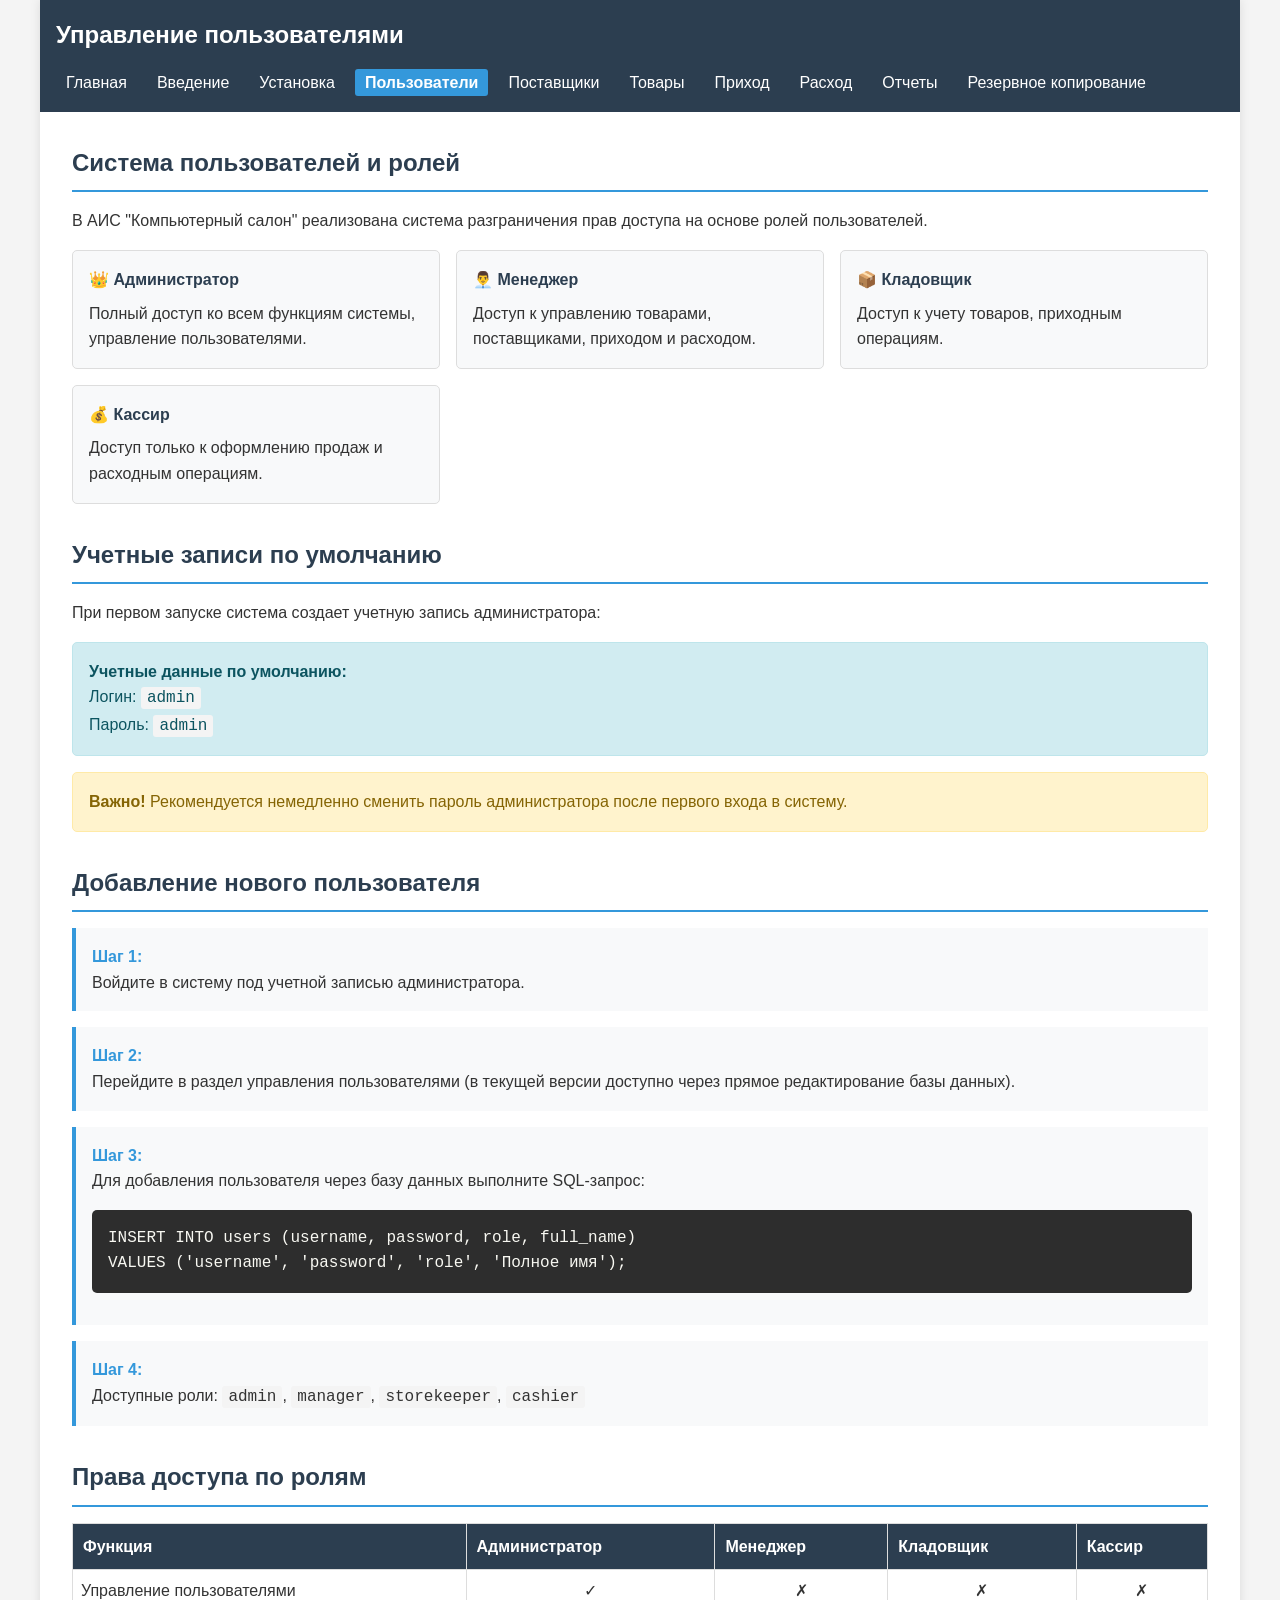
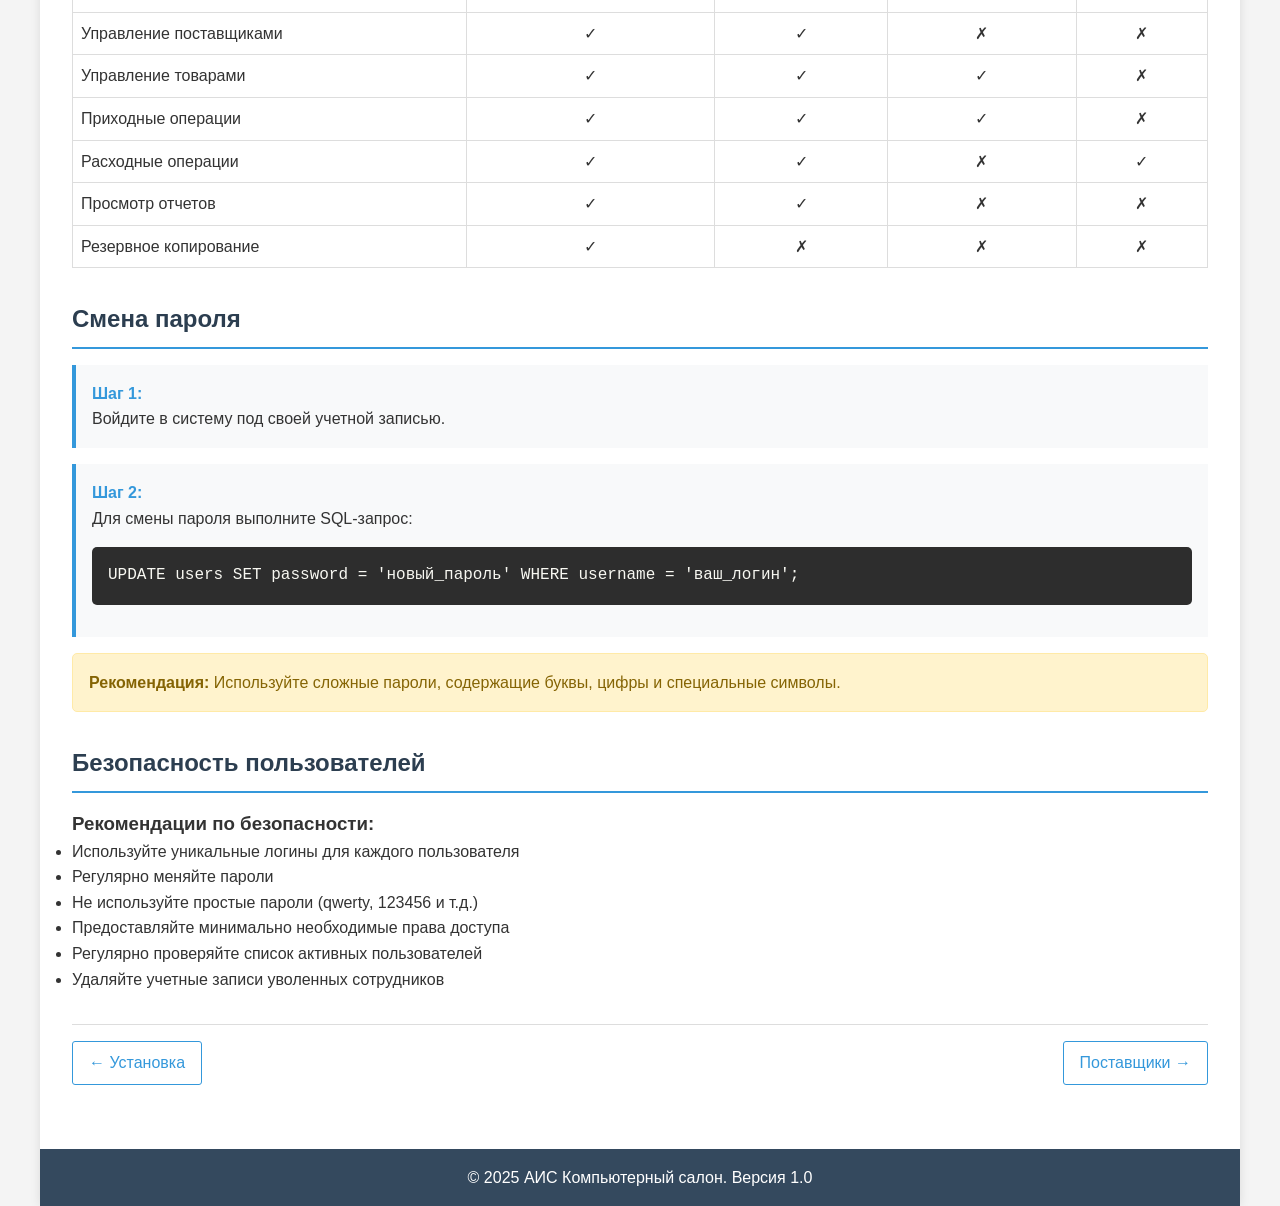
<file: pages/users.html>
<!DOCTYPE html>
<html lang="ru">
<head>
    <meta charset="UTF-8">
    <meta name="viewport" content="width=device-width, initial-scale=1.0">
    <title>Пользователи - Справочная система</title>
    <link rel="stylesheet" href="../css/style.css">
</head>
<body>
    <div class="container">
        <header>
            <h1>Управление пользователями</h1>
            <nav>
                <ul>
                    <li><a href="../index.html">Главная</a></li>
                    <li><a href="introduction.html">Введение</a></li>
                    <li><a href="installation.html">Установка</a></li>
                    <li><a href="users.html" class="active">Пользователи</a></li>
                    <li><a href="suppliers.html">Поставщики</a></li>
                    <li><a href="products.html">Товары</a></li>
                    <li><a href="income.html">Приход</a></li>
                    <li><a href="outcome.html">Расход</a></li>
                    <li><a href="reports.html">Отчеты</a></li>
                    <li><a href="backup.html">Резервное копирование</a></li>
                </ul>
            </nav>
        </header>
        
        <main>
            <section class="content-section">
                <h2>Система пользователей и ролей</h2>
                <p>В АИС "Компьютерный салон" реализована система разграничения прав доступа на основе ролей пользователей.</p>
                
                <div class="feature-grid">
                    <div class="feature-card">
                        <h4>👑 Администратор</h4>
                        <p>Полный доступ ко всем функциям системы, управление пользователями.</p>
                    </div>
                    
                    <div class="feature-card">
                        <h4>👨‍💼 Менеджер</h4>
                        <p>Доступ к управлению товарами, поставщиками, приходом и расходом.</p>
                    </div>
                    
                    <div class="feature-card">
                        <h4>📦 Кладовщик</h4>
                        <p>Доступ к учету товаров, приходным операциям.</p>
                    </div>
                    
                    <div class="feature-card">
                        <h4>💰 Кассир</h4>
                        <p>Доступ только к оформлению продаж и расходным операциям.</p>
                    </div>
                </div>
            </section>
            
            <section class="content-section">
                <h2>Учетные записи по умолчанию</h2>
                <p>При первом запуске система создает учетную запись администратора:</p>
                
                <div class="note">
                    <strong>Учетные данные по умолчанию:</strong><br>
                    Логин: <code>admin</code><br>
                    Пароль: <code>admin</code>
                </div>
                
                <div class="warning">
                    <strong>Важно!</strong> Рекомендуется немедленно сменить пароль администратора после первого входа в систему.
                </div>
            </section>
            
            <section class="content-section">
                <h2>Добавление нового пользователя</h2>
                
                <div class="step">
                    <span class="step-number">Шаг 1:</span>
                    <p>Войдите в систему под учетной записью администратора.</p>
                </div>
                
                <div class="step">
                    <span class="step-number">Шаг 2:</span>
                    <p>Перейдите в раздел управления пользователями (в текущей версии доступно через прямое редактирование базы данных).</p>
                </div>
                
                <div class="step">
                    <span class="step-number">Шаг 3:</span>
                    <p>Для добавления пользователя через базу данных выполните SQL-запрос:</p>
                    <pre><code>INSERT INTO users (username, password, role, full_name) 
VALUES ('username', 'password', 'role', 'Полное имя');</code></pre>
                </div>
                
                <div class="step">
                    <span class="step-number">Шаг 4:</span>
                    <p>Доступные роли: <code>admin</code>, <code>manager</code>, <code>storekeeper</code>, <code>cashier</code></p>
                </div>
            </section>
            
            <section class="content-section">
                <h2>Права доступа по ролям</h2>
                
                <table style="width: 100%; border-collapse: collapse; margin: 1rem 0;">
                    <thead>
                        <tr style="background: #2c3e50; color: white;">
                            <th style="padding: 10px; border: 1px solid #ddd;">Функция</th>
                            <th style="padding: 10px; border: 1px solid #ddd;">Администратор</th>
                            <th style="padding: 10px; border: 1px solid #ddd;">Менеджер</th>
                            <th style="padding: 10px; border: 1px solid #ddd;">Кладовщик</th>
                            <th style="padding: 10px; border: 1px solid #ddd;">Кассир</th>
                        </tr>
                    </thead>
                    <tbody>
                        <tr>
                            <td style="padding: 8px; border: 1px solid #ddd;">Управление пользователями</td>
                            <td style="padding: 8px; border: 1px solid #ddd; text-align: center;">✓</td>
                            <td style="padding: 8px; border: 1px solid #ddd; text-align: center;">✗</td>
                            <td style="padding: 8px; border: 1px solid #ddd; text-align: center;">✗</td>
                            <td style="padding: 8px; border: 1px solid #ddd; text-align: center;">✗</td>
                        </tr>
                        <tr>
                            <td style="padding: 8px; border: 1px solid #ddd;">Управление поставщиками</td>
                            <td style="padding: 8px; border: 1px solid #ddd; text-align: center;">✓</td>
                            <td style="padding: 8px; border: 1px solid #ddd; text-align: center;">✓</td>
                            <td style="padding: 8px; border: 1px solid #ddd; text-align: center;">✗</td>
                            <td style="padding: 8px; border: 1px solid #ddd; text-align: center;">✗</td>
                        </tr>
                        <tr>
                            <td style="padding: 8px; border: 1px solid #ddd;">Управление товарами</td>
                            <td style="padding: 8px; border: 1px solid #ddd; text-align: center;">✓</td>
                            <td style="padding: 8px; border: 1px solid #ddd; text-align: center;">✓</td>
                            <td style="padding: 8px; border: 1px solid #ddd; text-align: center;">✓</td>
                            <td style="padding: 8px; border: 1px solid #ddd; text-align: center;">✗</td>
                        </tr>
                        <tr>
                            <td style="padding: 8px; border: 1px solid #ddd;">Приходные операции</td>
                            <td style="padding: 8px; border: 1px solid #ddd; text-align: center;">✓</td>
                            <td style="padding: 8px; border: 1px solid #ddd; text-align: center;">✓</td>
                            <td style="padding: 8px; border: 1px solid #ddd; text-align: center;">✓</td>
                            <td style="padding: 8px; border: 1px solid #ddd; text-align: center;">✗</td>
                        </tr>
                        <tr>
                            <td style="padding: 8px; border: 1px solid #ddd;">Расходные операции</td>
                            <td style="padding: 8px; border: 1px solid #ddd; text-align: center;">✓</td>
                            <td style="padding: 8px; border: 1px solid #ddd; text-align: center;">✓</td>
                            <td style="padding: 8px; border: 1px solid #ddd; text-align: center;">✗</td>
                            <td style="padding: 8px; border: 1px solid #ddd; text-align: center;">✓</td>
                        </tr>
                        <tr>
                            <td style="padding: 8px; border: 1px solid #ddd;">Просмотр отчетов</td>
                            <td style="padding: 8px; border: 1px solid #ddd; text-align: center;">✓</td>
                            <td style="padding: 8px; border: 1px solid #ddd; text-align: center;">✓</td>
                            <td style="padding: 8px; border: 1px solid #ddd; text-align: center;">✗</td>
                            <td style="padding: 8px; border: 1px solid #ddd; text-align: center;">✗</td>
                        </tr>
                        <tr>
                            <td style="padding: 8px; border: 1px solid #ddd;">Резервное копирование</td>
                            <td style="padding: 8px; border: 1px solid #ddd; text-align: center;">✓</td>
                            <td style="padding: 8px; border: 1px solid #ddd; text-align: center;">✗</td>
                            <td style="padding: 8px; border: 1px solid #ddd; text-align: center;">✗</td>
                            <td style="padding: 8px; border: 1px solid #ddd; text-align: center;">✗</td>
                        </tr>
                    </tbody>
                </table>
            </section>
            
            <section class="content-section">
                <h2>Смена пароля</h2>
                
                <div class="step">
                    <span class="step-number">Шаг 1:</span>
                    <p>Войдите в систему под своей учетной записью.</p>
                </div>
                
                <div class="step">
                    <span class="step-number">Шаг 2:</span>
                    <p>Для смены пароля выполните SQL-запрос:</p>
                    <pre><code>UPDATE users SET password = 'новый_пароль' WHERE username = 'ваш_логин';</code></pre>
                </div>
                
                <div class="warning">
                    <strong>Рекомендация:</strong> Используйте сложные пароли, содержащие буквы, цифры и специальные символы.
                </div>
            </section>
            
            <section class="content-section">
                <h2>Безопасность пользователей</h2>
                
                <h3>Рекомендации по безопасности:</h3>
                <ul>
                    <li>Используйте уникальные логины для каждого пользователя</li>
                    <li>Регулярно меняйте пароли</li>
                    <li>Не используйте простые пароли (qwerty, 123456 и т.д.)</li>
                    <li>Предоставляйте минимально необходимые права доступа</li>
                    <li>Регулярно проверяйте список активных пользователей</li>
                    <li>Удаляйте учетные записи уволенных сотрудников</li>
                </ul>
            </section>
            
            <div class="page-nav">
                <a href="installation.html">&larr; Установка</a>
                <a href="suppliers.html">Поставщики &rarr;</a>
            </div>
        </main>
        
        <footer>
            <p>&copy; 2025 АИС Компьютерный салон. Версия 1.0</p>
        </footer>
    </div>
    
    <script src="../js/script.js"></script>
</body>
</html>
</file>
<file: css/style.css>
* {
    margin: 0;
    padding: 0;
    box-sizing: border-box;
}

body {
    font-family: 'Segoe UI', Tahoma, Geneva, Verdana, sans-serif;
    line-height: 1.6;
    color: #333;
    background-color: #f4f4f4;
}

.container {
    max-width: 1200px;
    margin: 0 auto;
    background: white;
    box-shadow: 0 0 10px rgba(0,0,0,0.1);
}

header {
    background: #2c3e50;
    color: white;
    padding: 1rem;
}

header h1 {
    margin-bottom: 1rem;
    font-size: 1.5rem;
}

nav ul {
    list-style: none;
    display: flex;
    flex-wrap: wrap;
    gap: 10px;
}

nav a {
    color: white;
    text-decoration: none;
    padding: 5px 10px;
    border-radius: 3px;
    transition: background 0.3s;
}

nav a:hover {
    background: #34495e;
}

main {
    padding: 2rem;
    min-height: 70vh;
}

.welcome {
    text-align: center;
}

.welcome h2 {
    color: #2c3e50;
    margin-bottom: 1rem;
}

.quick-links {
    margin-top: 2rem;
    text-align: left;
    max-width: 600px;
    margin-left: auto;
    margin-right: auto;
}

.quick-links h3 {
    color: #2c3e50;
    margin-bottom: 1rem;
}

.quick-links ul {
    list-style-position: inside;
}

.quick-links li {
    margin-bottom: 0.5rem;
}

.quick-links a {
    color: #3498db;
    text-decoration: none;
}

.quick-links a:hover {
    text-decoration: underline;
}

.content-section {
    margin-bottom: 2rem;
}

.content-section h2 {
    color: #2c3e50;
    border-bottom: 2px solid #3498db;
    padding-bottom: 0.5rem;
    margin-bottom: 1rem;
}

.step {
    background: #f8f9fa;
    padding: 1rem;
    margin-bottom: 1rem;
    border-left: 4px solid #3498db;
}

.step-number {
    font-weight: bold;
    color: #3498db;
}

.feature-grid {
    display: grid;
    grid-template-columns: repeat(auto-fit, minmax(300px, 1fr));
    gap: 1rem;
    margin-top: 1rem;
}

.feature-card {
    background: #f8f9fa;
    padding: 1rem;
    border-radius: 5px;
    border: 1px solid #ddd;
}

.feature-card h4 {
    color: #2c3e50;
    margin-bottom: 0.5rem;
}

.warning {
    background: #fff3cd;
    border: 1px solid #ffeaa7;
    color: #856404;
    padding: 1rem;
    border-radius: 5px;
    margin: 1rem 0;
}

.note {
    background: #d1ecf1;
    border: 1px solid #bee5eb;
    color: #0c5460;
    padding: 1rem;
    border-radius: 5px;
    margin: 1rem 0;
}

footer {
    background: #34495e;
    color: white;
    text-align: center;
    padding: 1rem;
    margin-top: 2rem;
}

/* Навигация по страницам */
.page-nav {
    display: flex;
    justify-content: space-between;
    margin-top: 2rem;
    padding-top: 1rem;
    border-top: 1px solid #ddd;
}

.page-nav a {
    color: #3498db;
    text-decoration: none;
    padding: 0.5rem 1rem;
    border: 1px solid #3498db;
    border-radius: 3px;
    transition: all 0.3s;
}

.page-nav a:hover {
    background: #3498db;
    color: white;
}

@media (max-width: 768px) {
    nav ul {
        flex-direction: column;
    }
    
    main {
        padding: 1rem;
    }
}

/* Дополнительные стили для таблиц */
table {
    width: 100%;
    border-collapse: collapse;
    margin: 1rem 0;
    background: white;
}

th, td {
    padding: 12px 15px;
    text-align: left;
    border-bottom: 1px solid #ddd;
}

th {
    background-color: #2c3e50;
    color: white;
    font-weight: bold;
}

tr:hover {
    background-color: #f5f5f5;
}

/* Стили для блоков с кодом */
pre {
    background: #2d2d2d;
    color: #f8f8f2;
    padding: 1rem;
    border-radius: 5px;
    overflow-x: auto;
    margin: 1rem 0;
}

code {
    background: #f4f4f4;
    padding: 2px 6px;
    border-radius: 3px;
    font-family: 'Courier New', monospace;
}

pre code {
    background: none;
    padding: 0;
}

/* Активная ссылка в навигации */
nav a.active {
    background: #3498db;
    font-weight: bold;
}

/* Адаптивность для мобильных устройств */
@media (max-width: 768px) {
    .feature-grid {
        grid-template-columns: 1fr;
    }
    
    table {
        font-size: 14px;
    }
    
    th, td {
        padding: 8px 10px;
    }
    
    pre {
        font-size: 12px;
    }
}

@media (max-width: 480px) {
    header h1 {
        font-size: 1.2rem;
    }
    
    nav ul {
        flex-direction: column;
        gap: 5px;
    }
    
    nav a {
        display: block;
        text-align: center;
    }
}
</file>
